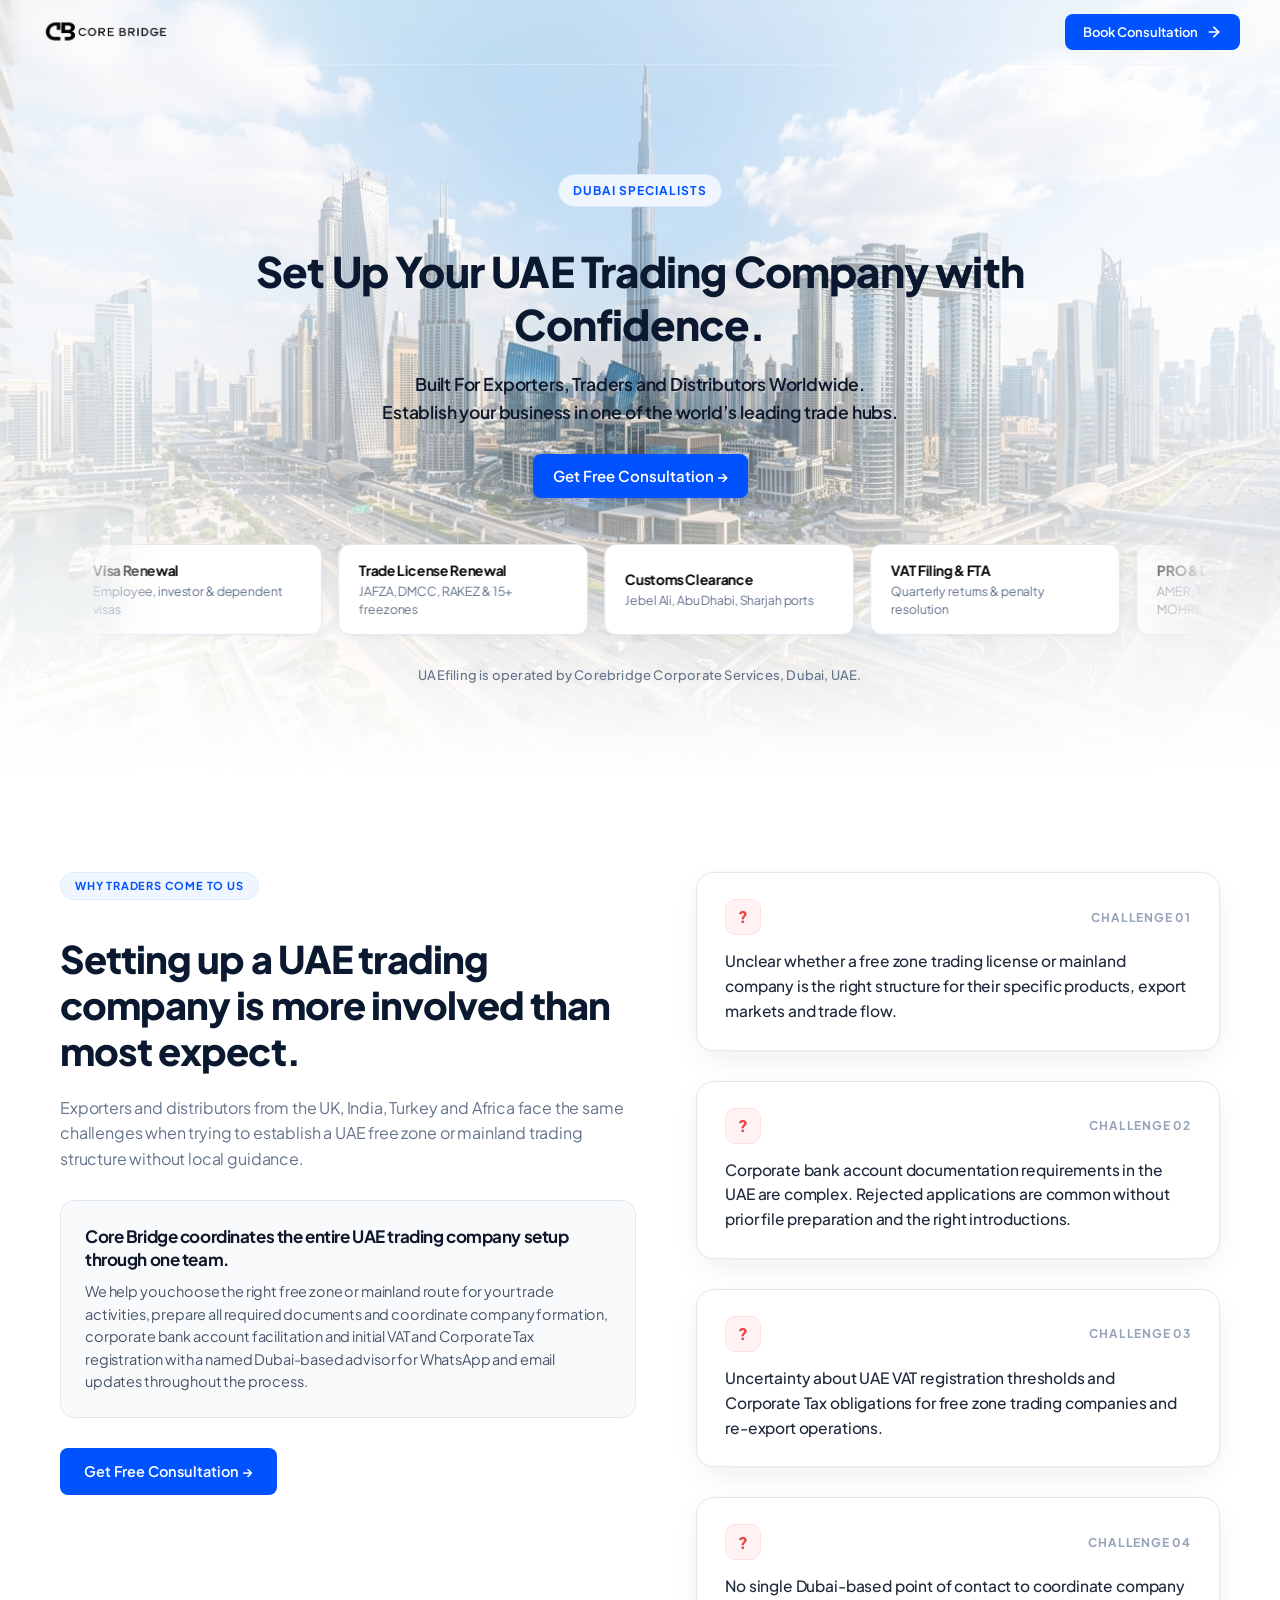
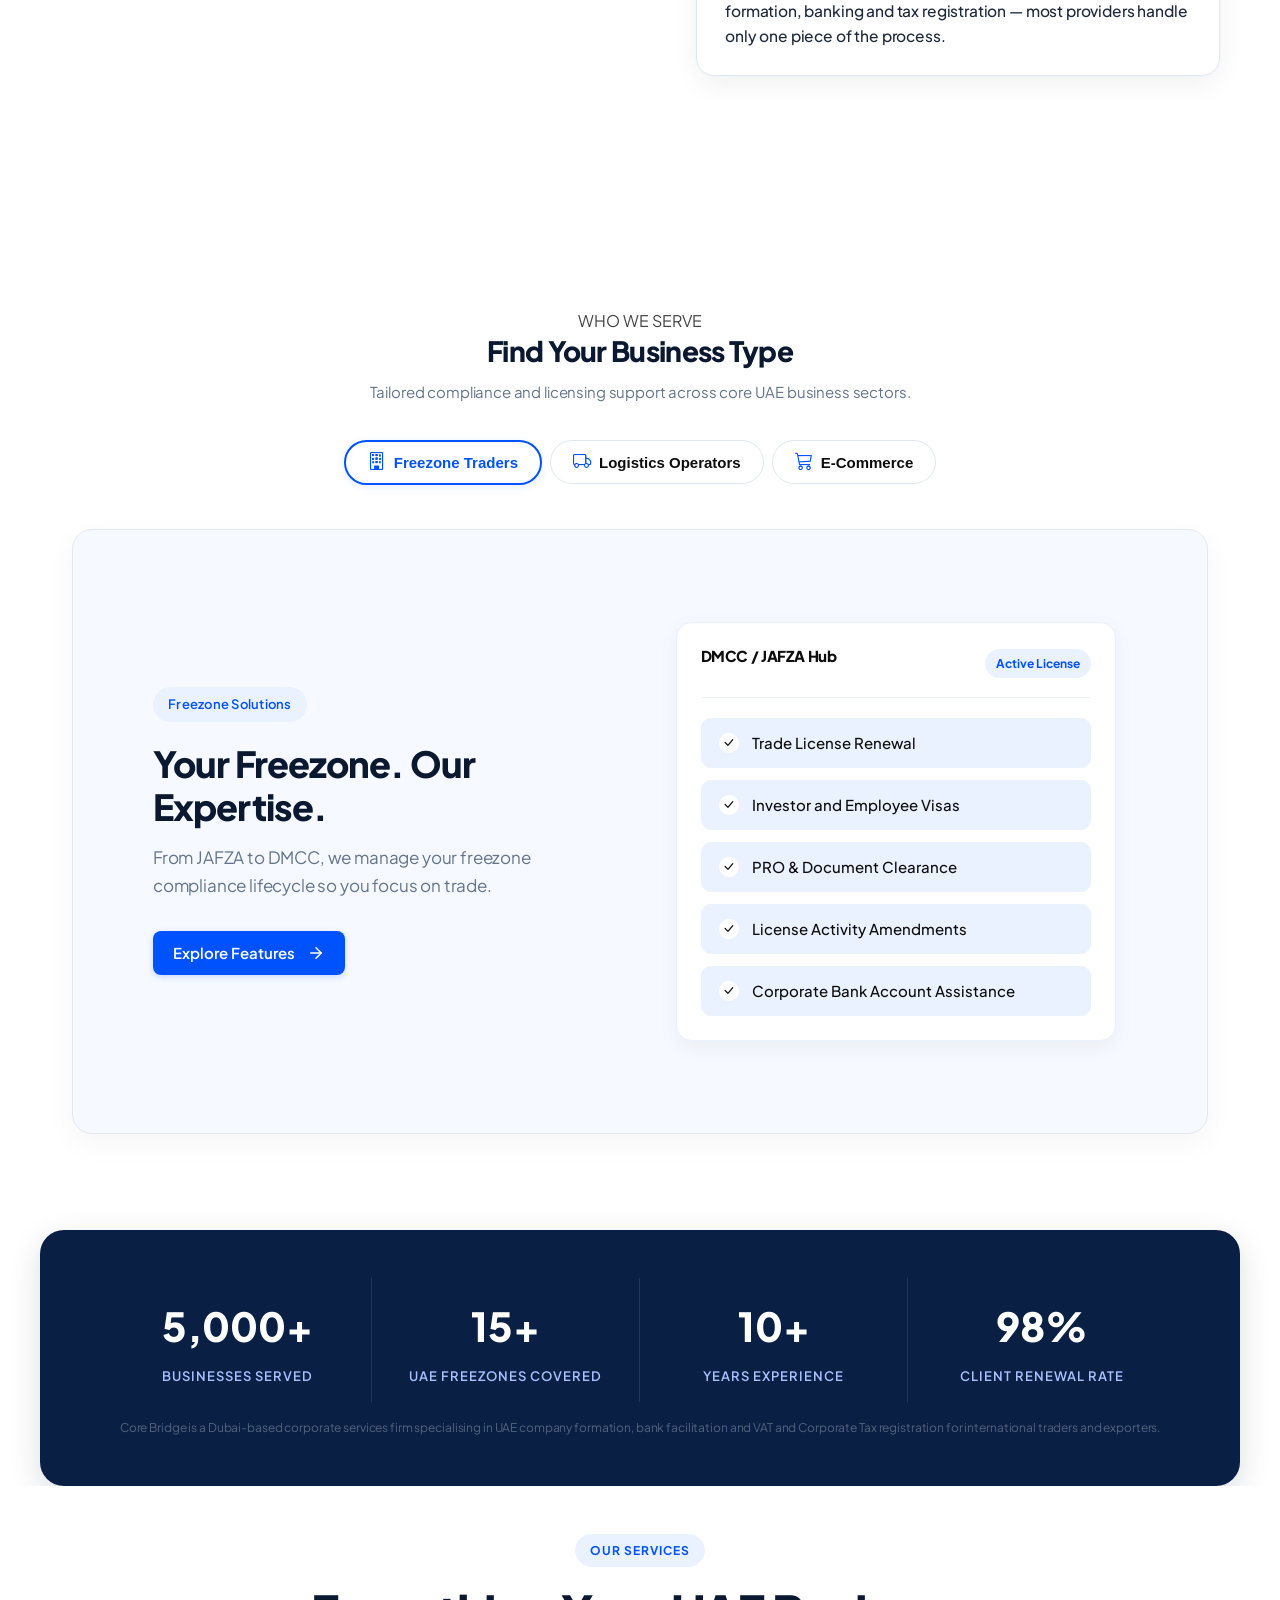
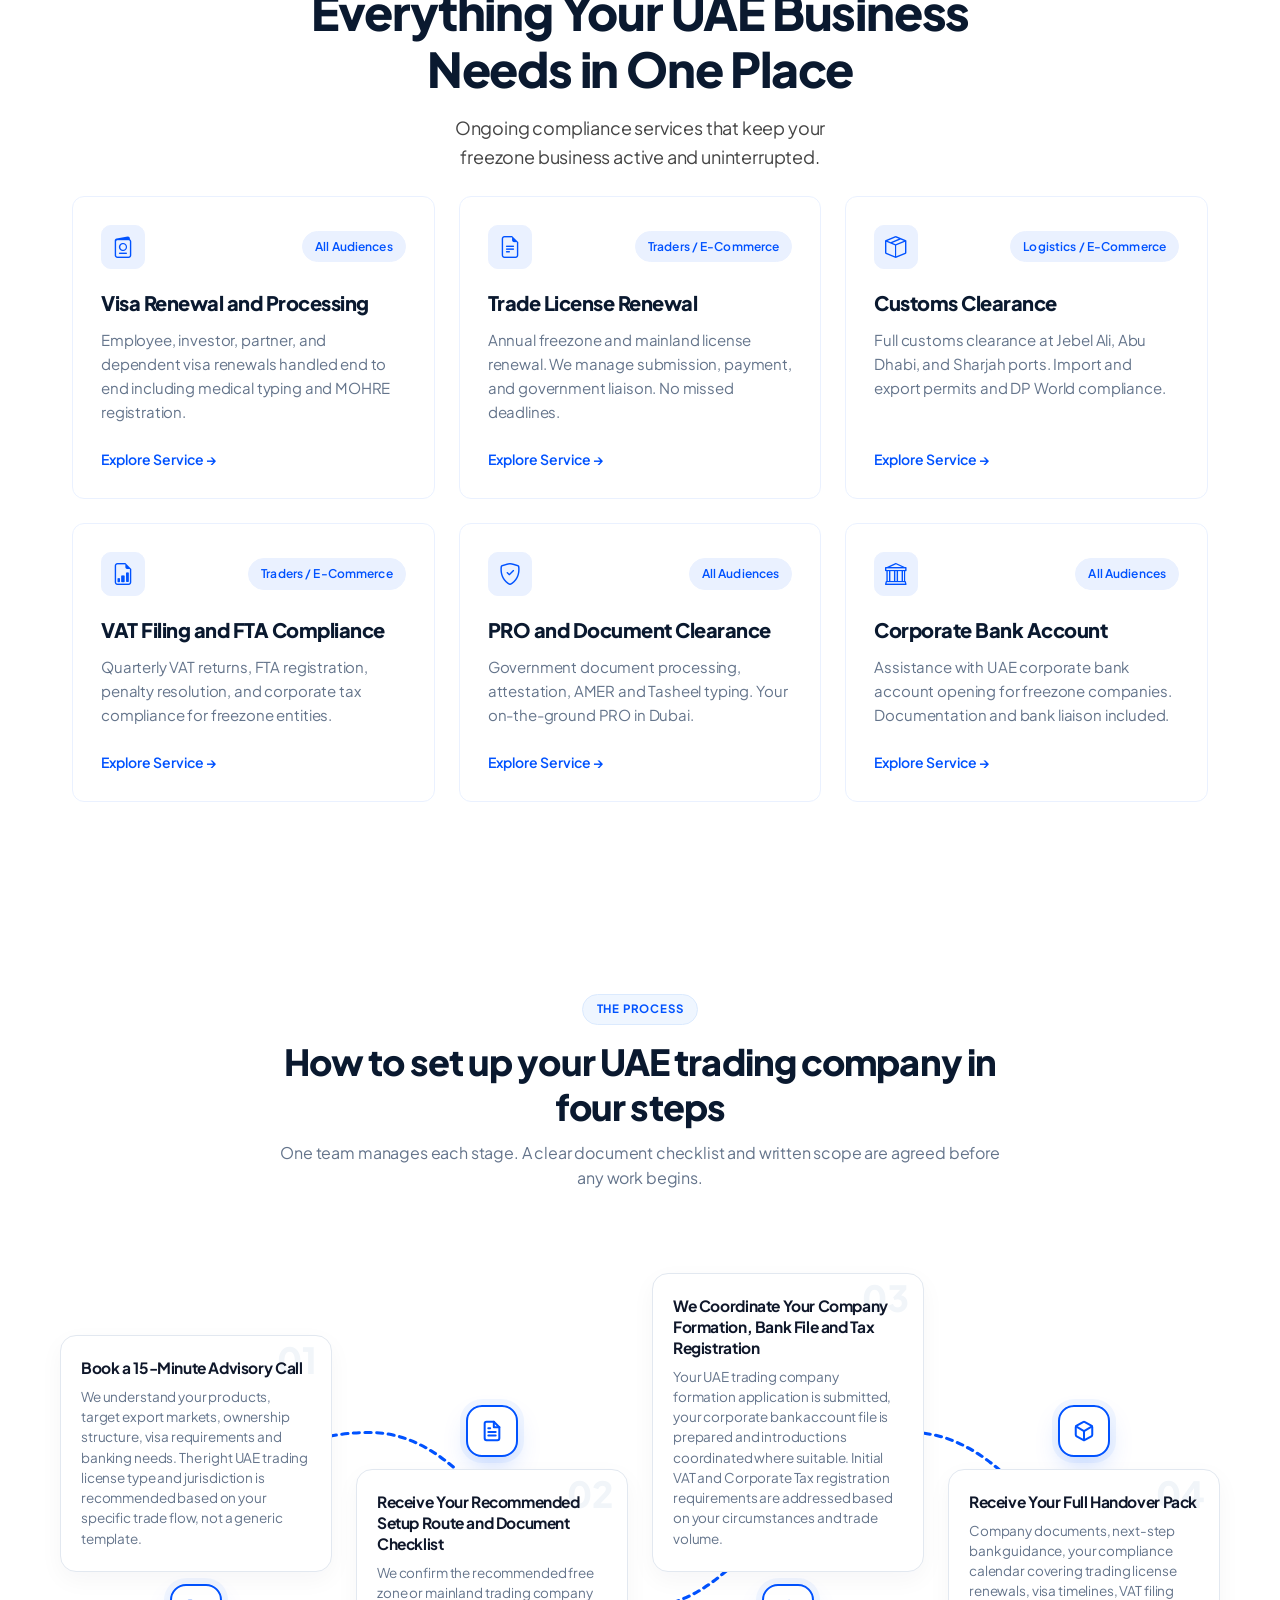
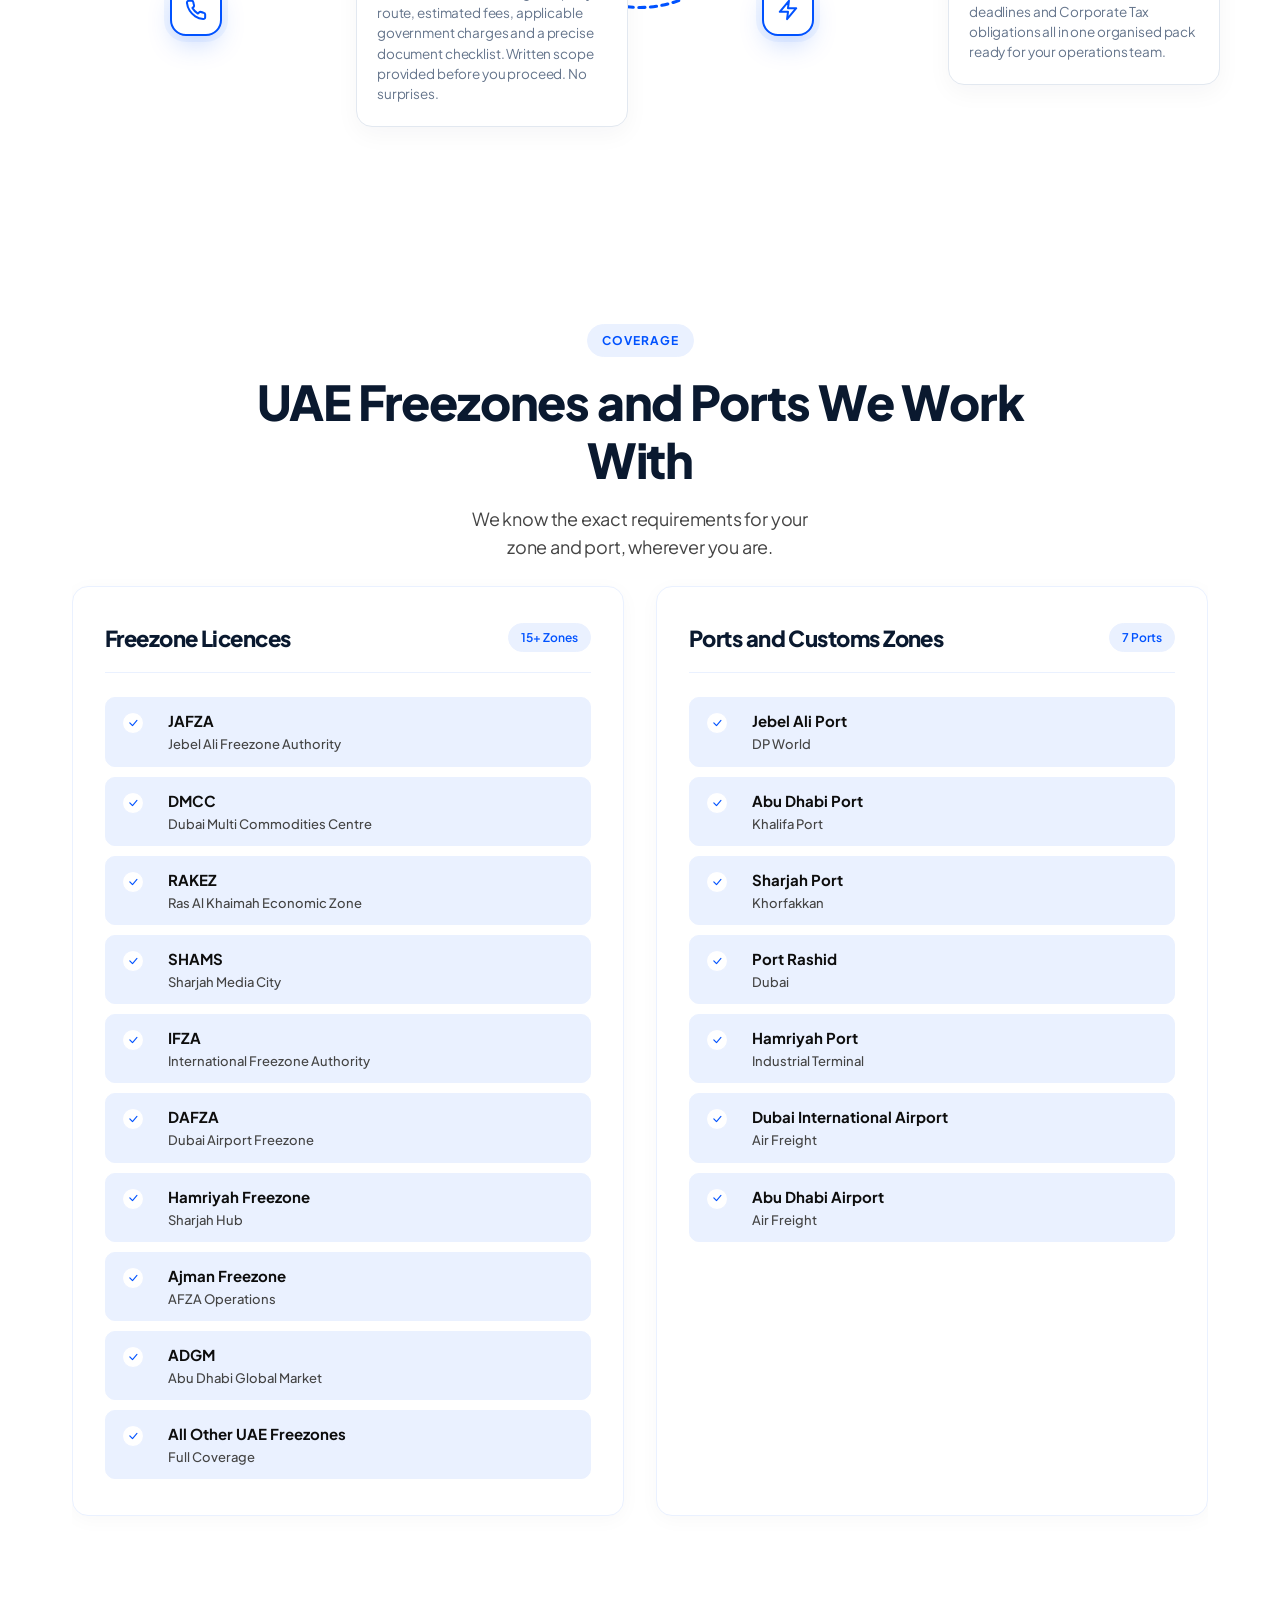
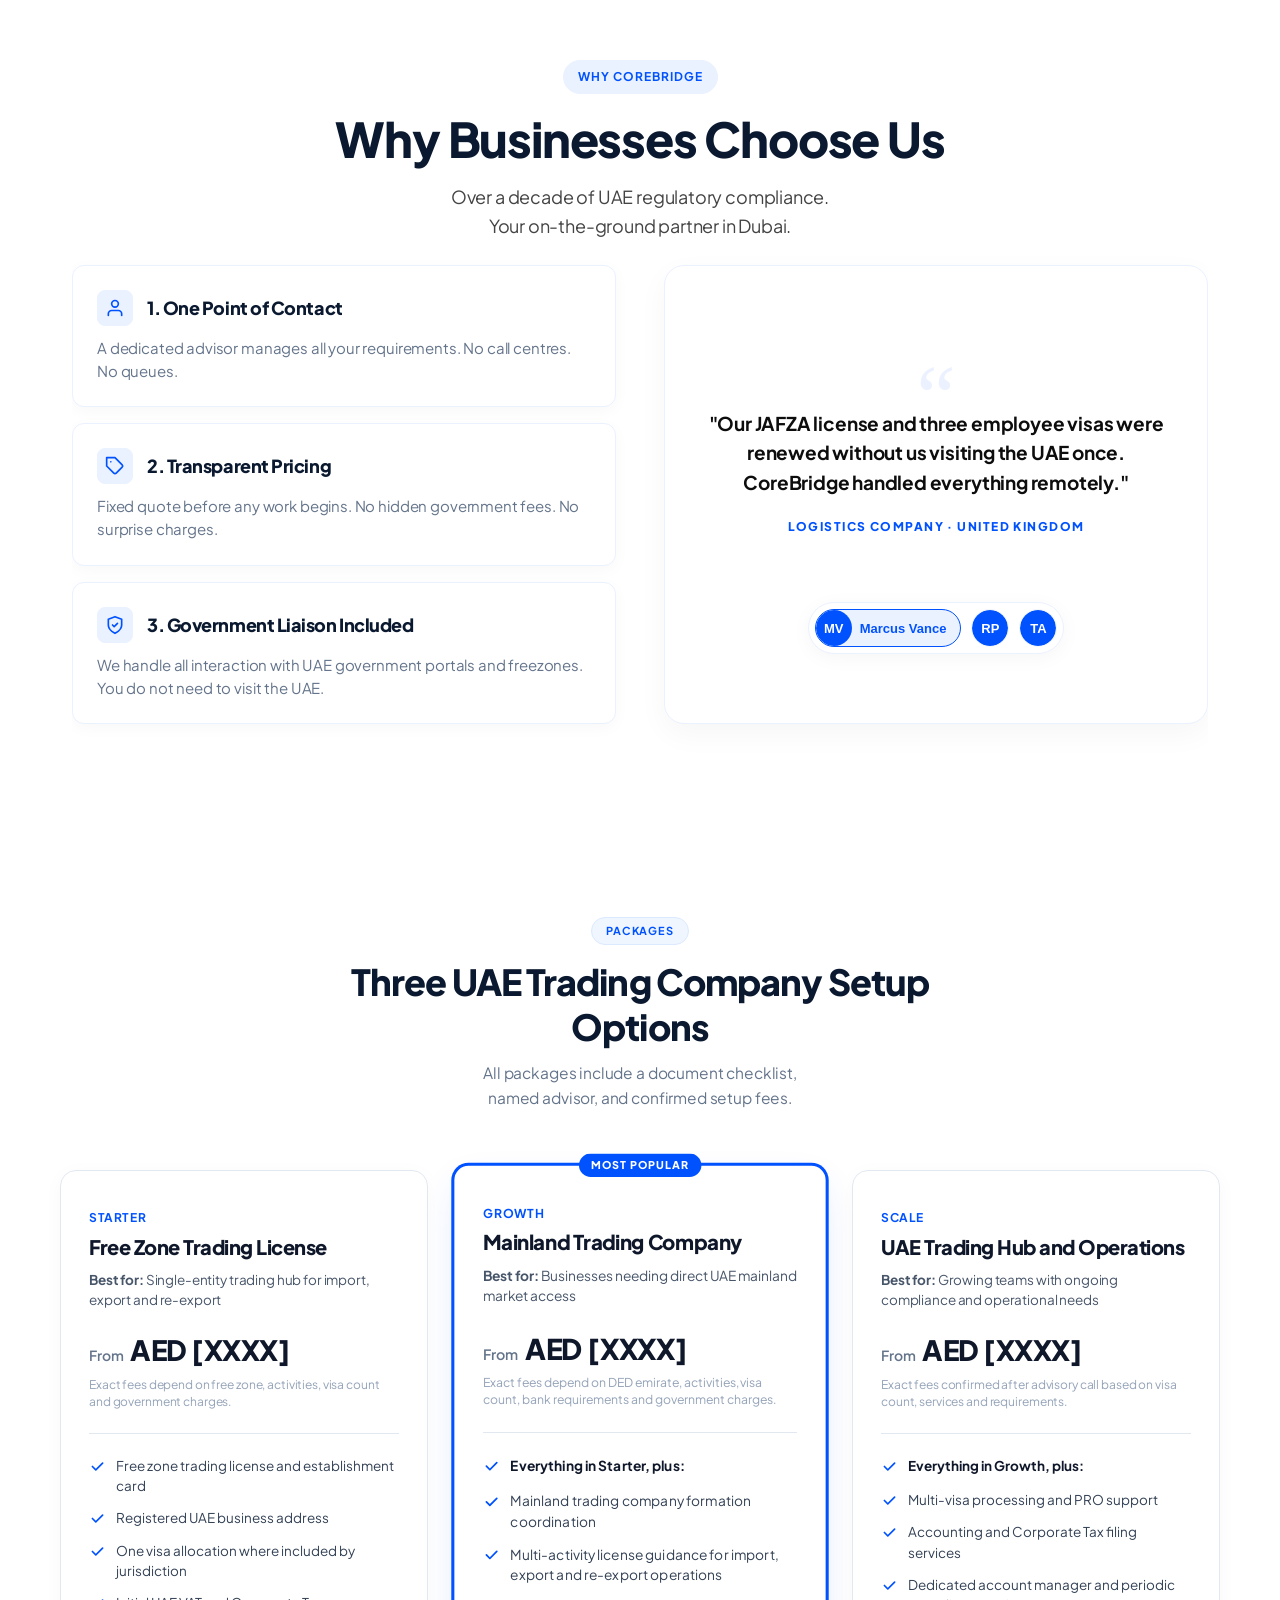
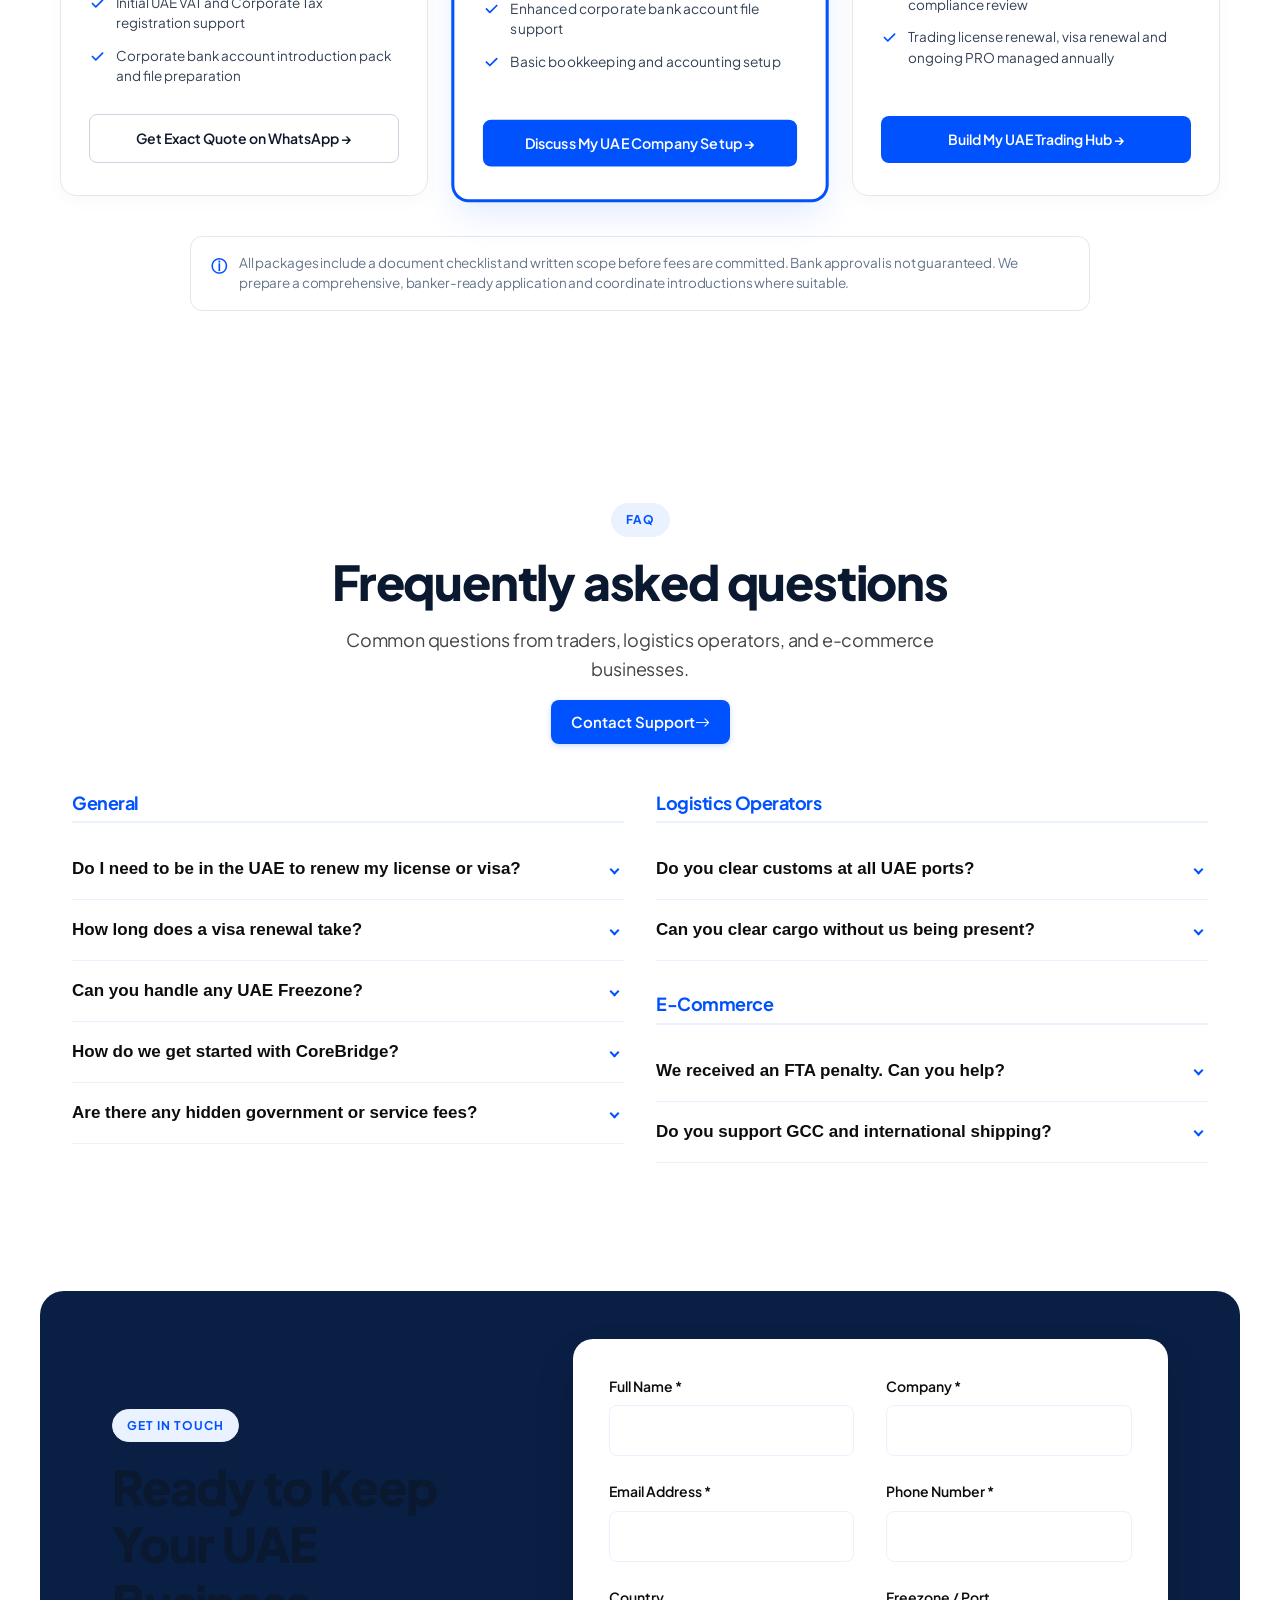
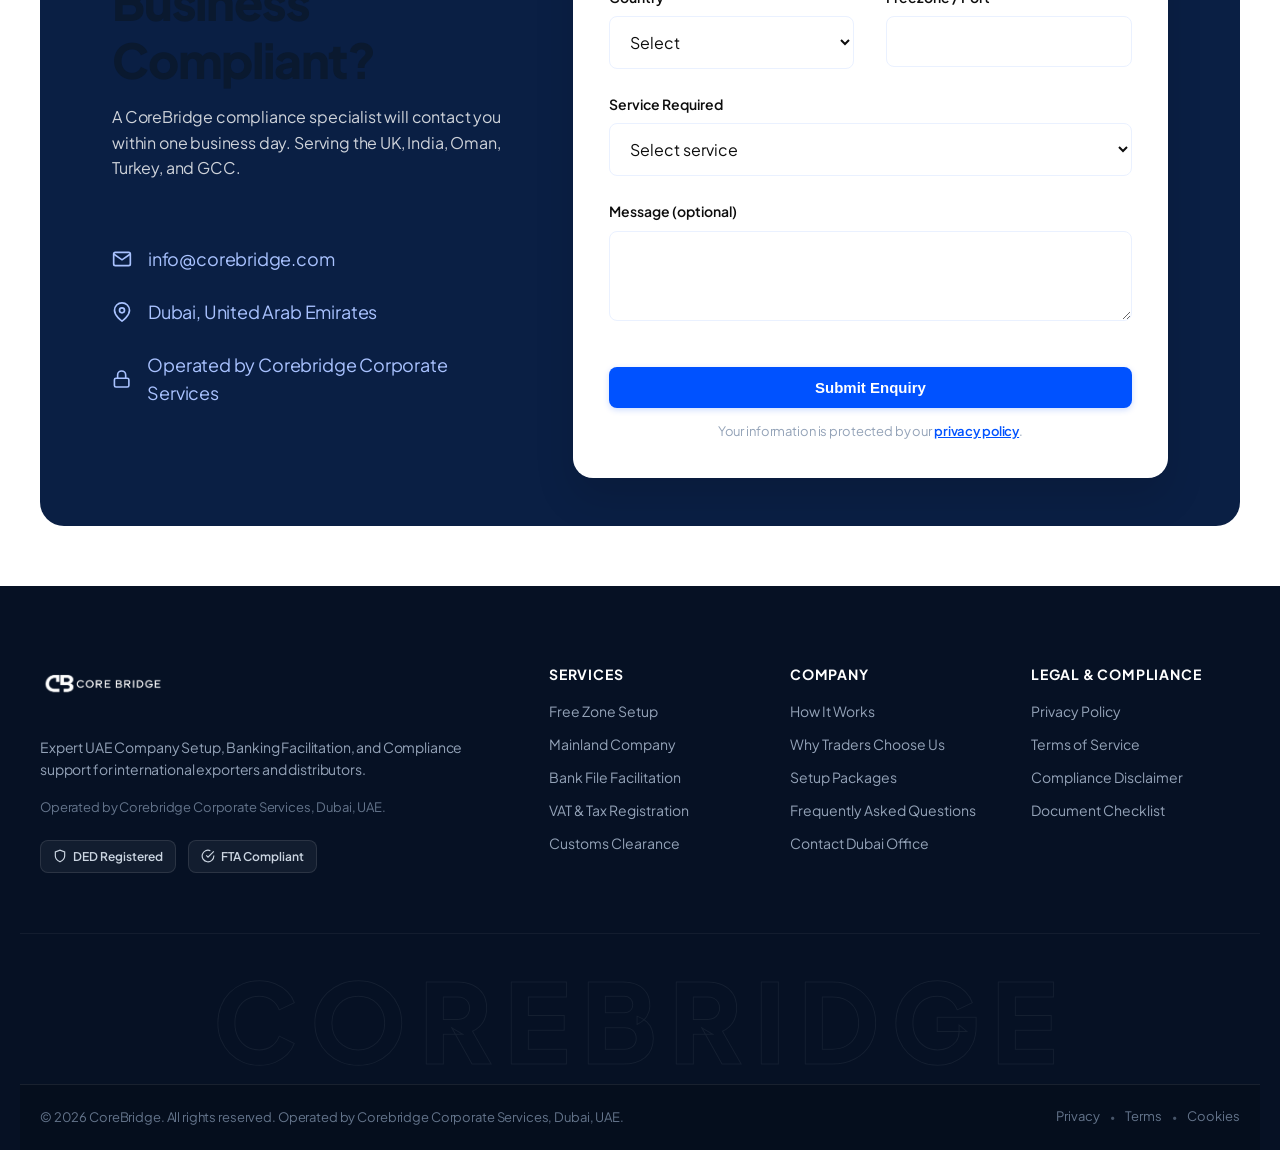
<file: index.html>
<!DOCTYPE html>
<html lang="en">

<head>
    <meta charset="UTF-8">
    <meta name="viewport" content="width=device-width, initial-scale=1.0">
    <title>CoreBridge - Compliance Solutions</title>
    <link rel="icon"
        href="[data-uri]"
        type="image/x-icon">
    <meta name="description"
        content="Expert UAE Compliance. Visa renewals, trade license renewals, PRO services, customs clearance, and VAT filing.">
    <link rel="preconnect" href="https://fonts.googleapis.com">
    <link rel="preconnect" href="https://fonts.gstatic.com" crossorigin>
    <link href="https://fonts.googleapis.com/css2?family=Plus+Jakarta+Sans:wght@400;500;600;700;800&family=Inter:wght@400;500;600;700;800&display=swap" rel="stylesheet">
    <link rel="stylesheet" href="styles.css?v=2">
    <link rel="stylesheet" href="https://cdn.jsdelivr.net/npm/bootstrap-icons@1.11.3/font/bootstrap-icons.min.css">
</head>

<body>

    <!-- 1. Navbar -->
    <nav class="navbar" id="navbar">
        <div class="container navbar-inner">
            <a href="#" class="logo-link">
                <img src="assest/cb logo.png" alt="CoreBridge Logo" class="logo-img">
                <span class="sr-only">CoreBridge</span>
            </a>
            <div class="nav-contact">
                <a href="tel:+971586450918" class="nav-cta-btn"
                    style="background-color: #0052FF !important; color: #FFFFFF !important; border: none !important;">
                    <span>Book Consultation</span>
                    <svg class="nav-cta-arrow" xmlns="http://www.w3.org/2000/svg" width="16" height="16"
                        viewBox="0 0 24 24" fill="none" stroke="currentColor" stroke-width="2.5" stroke-linecap="round"
                        stroke-linejoin="round">
                        <line x1="5" y1="12" x2="19" y2="12"></line>
                        <polyline points="12 5 19 12 12 19"></polyline>
                    </svg>
                </a>
                <button class="hamburger" aria-label="Toggle navigation">
                    <svg viewBox="0 0 24 24" width="24" height="24" stroke="currentColor" stroke-width="2" fill="none">
                        <line x1="3" y1="12" x2="21" y2="12"></line>
                        <line x1="3" y1="6" x2="21" y2="6"></line>
                        <line x1="3" y1="18" x2="21" y2="18"></line>
                    </svg>
                </button>
            </div>
        </div>
    </nav>

    <!-- Mobile Navigation Overlay -->
    <div class="mobile-nav-overlay mobile-menu" id="mobile-nav">
        <div class="mobile-menu-header">
            <div class="mobile-logo-wrap">
                <img src="assest/cb logo.png" alt="Core Bridge Logo" class="mobile-nav-logo" onerror="this.onerror=null; this.src='assest/cb logo.png';">
            </div>
            <button class="mobile-close-btn mobile-menu-close" id="mobile-menu-close" aria-label="Close Menu">&times;</button>
        </div>
        <nav class="mobile-nav-links mobile-nav-content">
            <a href="#why-traders-come-to-us" class="mobile-link mobile-nav-link">Why Us</a>
            <a href="#who-we-serve" class="mobile-link mobile-nav-link">Who We Serve</a>
            <a href="#process" class="mobile-link mobile-nav-link">The Process</a>
            <a href="#packages" class="mobile-link mobile-nav-link">Packages</a>
            <a href="#faq" class="mobile-link mobile-nav-link">FAQ</a>
            <a href="#contact" class="mobile-cta-btn mobile-nav-link">Get In Touch &rarr;</a>
        </nav>
    </div>

    <!-- 2. Hero Section -->
    <header class="hero hero-section hero-bg-skyline" id="hero">
        <div class="container hero-inner hero-container">
            <div class="hero-pill-badge pill-badge section-eyebrow"
                style="background-color: #EFF6FF !important; color: #0052FF !important; border: 1px solid #DBEAFE !important;">DUBAI SPECIALISTS</div>
            <h1 class="hero-title">
                <span class="hero-line-1">Set Up Your UAE Trading Company</span>
                <span class="hero-line-2">with Confidence.</span>
            </h1>
            <p class="hero-subtitle">
                Built For Exporters, Traders and Distributors Worldwide.<br class="desktop-break"> 
                Establish your business in one of the world’s leading trade hubs.
            </p>
            <div class="hero-actions hero-cta-group">
                <a href="#contact" class="btn btn-flow btn-primary"
                    style="background-color: #0052FF !important; color: #FFFFFF !important; border: none !important;">
                    <span class="btn-flow-text">Get Free Consultation &rarr;</span>
                </a>
            </div>

            <div class="hero-features-wrapper">
                <div class="hero-features-track">
                    <!-- Set 1 (Original 5) -->
                    <div class="feature-card">
                        <h4>Visa Renewal</h4>
                        <p>Employee, investor & dependent visas</p>
                    </div>
                    <div class="feature-card">
                        <h4>Trade License Renewal</h4>
                        <p>JAFZA, DMCC, RAKEZ & 15+ freezones</p>
                    </div>
                    <div class="feature-card">
                        <h4>Customs Clearance</h4>
                        <p>Jebel Ali, Abu Dhabi, Sharjah ports</p>
                    </div>
                    <div class="feature-card">
                        <h4>VAT Filing & FTA</h4>
                        <p>Quarterly returns & penalty resolution</p>
                    </div>
                    <div class="feature-card">
                        <h4>PRO & Document</h4>
                        <p>AMER, Tasheel, attestation & MOHRE</p>
                    </div>

                    <!-- Set 2 (Duplicate 5 for seamless infinite loop) -->
                    <div class="feature-card">
                        <h4>Visa Renewal</h4>
                        <p>Employee, investor & dependent visas</p>
                    </div>
                    <div class="feature-card">
                        <h4>Trade License Renewal</h4>
                        <p>JAFZA, DMCC, RAKEZ & 15+ freezones</p>
                    </div>
                    <div class="feature-card">
                        <h4>Customs Clearance</h4>
                        <p>Jebel Ali, Abu Dhabi, Sharjah ports</p>
                    </div>
                    <div class="feature-card">
                        <h4>VAT Filing & FTA</h4>
                        <p>Quarterly returns & penalty resolution</p>
                    </div>
                    <div class="feature-card">
                        <h4>PRO & Document</h4>
                        <p>AMER, Tasheel, attestation & MOHRE</p>
                    </div>
                </div>
            </div>
            <p class="hero-operated-highlight">
                UAEfiling is operated by Corebridge Corporate Services, Dubai, UAE.
            </p>
        </div>
    </header>

    <!-- Section 2.5: Why Traders Come to Us -->
    <section class="traders-section" id="why-traders-come-to-us">
        <div class="traders-container">

            <!-- Left Column: Sticky Solution Content -->
            <div class="traders-left-sticky">
                <div class="traders-pill-badge">WHY TRADERS COME TO US</div>

                <h2 class="traders-main-title">Setting up a UAE trading company is more involved than most expect.</h2>

                <p class="traders-intro-desc">
                    Exporters and distributors from the UK, India, Turkey and Africa face the same challenges when
                    trying to establish a UAE free zone or mainland trading structure without local guidance.
                </p>

                <div class="traders-solution-box">
                    <h3 class="solution-heading">Core Bridge coordinates the entire UAE trading company setup through
                        one team.</h3>
                    <p class="solution-desc">
                        We help you choose the right free zone or mainland route for your trade activities, prepare all
                        required documents and coordinate company formation, corporate bank account facilitation and
                        initial VAT and Corporate Tax registration with a named Dubai-based advisor for WhatsApp and
                        email updates throughout the process.
                    </p>
                </div>

                <div class="traders-action-row">
                    <a href="#contact" class="traders-btn-primary">Get Free Consultation &rarr;</a>
                </div>
            </div>

            <!-- Right Column: Stacking Sticky Challenge Cards -->
            <div class="traders-right-stack">

                <!-- Card 1 -->
                <div class="stack-challenge-card" style="--card-index: 0;">
                    <div class="challenge-card-inner">
                        <div class="challenge-header">
                            <div class="challenge-icon-box">
                                <span class="q-mark">?</span>
                            </div>
                            <span class="challenge-badge">Challenge 01</span>
                        </div>
                        <p class="challenge-text">
                            Unclear whether a free zone trading license or mainland company is the right structure for
                            their specific products, export markets and trade flow.
                        </p>
                    </div>
                </div>

                <!-- Card 2 -->
                <div class="stack-challenge-card" style="--card-index: 1;">
                    <div class="challenge-card-inner">
                        <div class="challenge-header">
                            <div class="challenge-icon-box">
                                <span class="q-mark">?</span>
                            </div>
                            <span class="challenge-badge">Challenge 02</span>
                        </div>
                        <p class="challenge-text">
                            Corporate bank account documentation requirements in the UAE are complex. Rejected
                            applications are common without prior file preparation and the right introductions.
                        </p>
                    </div>
                </div>

                <!-- Card 3 -->
                <div class="stack-challenge-card" style="--card-index: 2;">
                    <div class="challenge-card-inner">
                        <div class="challenge-header">
                            <div class="challenge-icon-box">
                                <span class="q-mark">?</span>
                            </div>
                            <span class="challenge-badge">Challenge 03</span>
                        </div>
                        <p class="challenge-text">
                            Uncertainty about UAE VAT registration thresholds and Corporate Tax obligations for free
                            zone trading companies and re-export operations.
                        </p>
                    </div>
                </div>

                <!-- Card 4 -->
                <div class="stack-challenge-card" style="--card-index: 3;">
                    <div class="challenge-card-inner">
                        <div class="challenge-header">
                            <div class="challenge-icon-box">
                                <span class="q-mark">?</span>
                            </div>
                            <span class="challenge-badge">Challenge 04</span>
                        </div>
                        <p class="challenge-text">
                            No single Dubai-based point of contact to coordinate company formation, banking and tax
                            registration &mdash; most providers handle only one piece of the process.
                        </p>
                    </div>
                </div>

            </div>
        </div>
    </section>

    <!-- 3. Who We Serve Section -->
    <section class="who-we-serve-section" id="who-we-serve">
        <div class="container">
            <div class="who-we-serve-header text-center">
                <div class="pill-badge">WHO WE SERVE</div>
                <h2>Find Your Business Type</h2>
                <p>Tailored compliance and licensing support across core UAE business sectors.</p>
            </div>

            <div class="serve-tabs-wrapper">
                <!-- Tabs Navigation Bar -->
                <div class="serve-tabs-nav" role="tablist">
                    <button class="serve-tab-trigger" data-state="active" data-target="serve-tab-1" role="tab"
                        aria-selected="true">
                        <i class="bi bi-building serve-tab-icon" style="font-size: 18px;"></i>
                        <span>Freezone Traders</span>
                    </button>
                    <button class="serve-tab-trigger" data-state="inactive" data-target="serve-tab-2" role="tab"
                        aria-selected="false">
                        <i class="bi bi-truck serve-tab-icon" style="font-size: 18px;"></i>
                        <span>Logistics Operators</span>
                    </button>
                    <button class="serve-tab-trigger" data-state="inactive" data-target="serve-tab-3" role="tab"
                        aria-selected="false">
                        <i class="bi bi-cart3 serve-tab-icon" style="font-size: 18px;"></i>
                        <span>E-Commerce</span>
                    </button>
                </div>

                <!-- Main Rounded Card Container (.serve-card-box) -->
                <div class="serve-card-box">
                    <!-- Tab 1 Panel: Freezone Traders -->
                    <div class="tab-panel active" id="serve-tab-1" role="tabpanel">
                        <div class="serve-panel-grid">
                            <div class="serve-panel-left">
                                <span class="serve-badge"
                                    style="background-color: #EAF1FF !important; background: #EAF1FF !important; color: #0052FF !important; border: 1px solid #EAF1FF !important;">Freezone
                                    Solutions</span>
                                <h3 class="serve-panel-title">Your Freezone. Our Expertise.</h3>
                                <p class="serve-panel-desc">From JAFZA to DMCC, we manage your freezone compliance
                                    lifecycle so you focus on trade.</p>
                                <a href="#contact" class="btn btn-flow serve-cta-btn"
                                    style="background-color: #0052FF !important; background: #0052FF !important; color: #FFFFFF !important; border: none !important;">
                                    <span class="btn-flow-text">Explore Features</span>
                                    <svg class="btn-flow-icon" xmlns="http://www.w3.org/2000/svg" width="18" height="18"
                                        viewBox="0 0 24 24" fill="none" stroke="currentColor" stroke-width="2"
                                        stroke-linecap="round" stroke-linejoin="round">
                                        <line x1="5" y1="12" x2="19" y2="12"></line>
                                        <polyline points="12 5 19 12 12 19"></polyline>
                                    </svg>
                                </a>
                            </div>
                            <div class="serve-panel-right">
                                <div class="serve-graphic-container">
                                    <div class="serve-graphic-card hub-showcase-card">
                                        <div class="graphic-card-header hub-header">
                                            <h4 class="graphic-chip">DMCC / JAFZA Hub</h4>
                                            <span class="graphic-status-tag active-license-pill"
                                                style="background-color: #EAF1FF !important; background: #EAF1FF !important; color: #0052FF !important; border: 1px solid #EAF1FF !important;">Active
                                                License</span>
                                        </div>
                                        <ul class="graphic-feature-list">
                                            <li><span class="check-dot"><i class="bi bi-check-lg"></i></span> Trade
                                                License Renewal</li>
                                            <li><span class="check-dot"><i class="bi bi-check-lg"></i></span> Investor
                                                and Employee Visas</li>
                                            <li><span class="check-dot"><i class="bi bi-check-lg"></i></span> PRO &
                                                Document Clearance</li>
                                            <li><span class="check-dot"><i class="bi bi-check-lg"></i></span> License
                                                Activity Amendments</li>
                                            <li><span class="check-dot"><i class="bi bi-check-lg"></i></span> Corporate
                                                Bank Account Assistance</li>
                                        </ul>
                                    </div>
                                </div>
                            </div>
                        </div>
                    </div>

                    <!-- Tab 2 Panel: Logistics Operators -->
                    <div class="tab-panel" id="serve-tab-2" role="tabpanel">
                        <div class="serve-panel-grid">
                            <div class="serve-panel-left">
                                <span class="serve-badge"
                                    style="background-color: #EAF1FF !important; background: #EAF1FF !important; color: #0052FF !important; border: 1px solid #EAF1FF !important;">Logistics
                                    Tactics</span>
                                <h3 class="serve-panel-title">Seamless Logistics, Dubai Focus.</h3>
                                <p class="serve-panel-desc">Simplify customs brokerage and VAT filing for your global
                                    supply chain hub in Dubai.</p>
                                <a href="#contact" class="btn btn-flow serve-cta-btn"
                                    style="background-color: #0052FF !important; background: #0052FF !important; color: #FFFFFF !important; border: none !important;">
                                    <span class="btn-flow-text">See Logistics Plans</span>
                                    <svg class="btn-flow-icon" xmlns="http://www.w3.org/2000/svg" width="18" height="18"
                                        viewBox="0 0 24 24" fill="none" stroke="currentColor" stroke-width="2"
                                        stroke-linecap="round" stroke-linejoin="round">
                                        <line x1="5" y1="12" x2="19" y2="12"></line>
                                        <polyline points="12 5 19 12 12 19"></polyline>
                                    </svg>
                                </a>
                            </div>
                            <div class="serve-panel-right">
                                <div class="serve-graphic-container">
                                    <div class="serve-graphic-card hub-showcase-card">
                                        <div class="graphic-card-header hub-header">
                                            <h4 class="graphic-chip">Jebel Ali & UAE Ports</h4>
                                            <span class="graphic-status-tag status-cyan active-license-pill"
                                                style="background-color: #EAF1FF !important; background: #EAF1FF !important; color: #0052FF !important; border: 1px solid #EAF1FF !important;">Customs
                                                Cleared</span>
                                        </div>
                                        <ul class="graphic-feature-list">
                                            <li><span class="check-dot"><i class="bi bi-check-lg"></i></span> Customs
                                                Clearance — All Ports</li>
                                            <li><span class="check-dot"><i class="bi bi-check-lg"></i></span> Import &
                                                Export Permits</li>
                                            <li><span class="check-dot"><i class="bi bi-check-lg"></i></span> Bonded
                                                Warehouse Docs</li>
                                            <li><span class="check-dot"><i class="bi bi-check-lg"></i></span> Labour &
                                                Visa Compliance</li>
                                            <li><span class="check-dot"><i class="bi bi-check-lg"></i></span> DP World
                                                Integration</li>
                                        </ul>
                                    </div>
                                </div>
                            </div>
                        </div>
                    </div>

                    <!-- Tab 3 Panel: E-Commerce -->
                    <div class="tab-panel" id="serve-tab-3" role="tabpanel">
                        <div class="serve-panel-grid">
                            <div class="serve-panel-left">
                                <span class="serve-badge"
                                    style="background-color: #EAF1FF !important; background: #EAF1FF !important; color: #0052FF !important; border: 1px solid #EAF1FF !important;">E-Commerce
                                    Suite</span>
                                <h3 class="serve-panel-title">E-Com License, Local Launch.</h3>
                                <p class="serve-panel-desc">Complete business license setup and FTA VAT compliance for
                                    Dubai based E-Commerce stores.</p>
                                <a href="#contact" class="btn btn-flow serve-cta-btn"
                                    style="background-color: #0052FF !important; background: #0052FF !important; color: #FFFFFF !important; border: none !important;">
                                    <span class="btn-flow-text">See E-Com Options</span>
                                    <svg class="btn-flow-icon" xmlns="http://www.w3.org/2000/svg" width="18" height="18"
                                        viewBox="0 0 24 24" fill="none" stroke="currentColor" stroke-width="2"
                                        stroke-linecap="round" stroke-linejoin="round">
                                        <line x1="5" y1="12" x2="19" y2="12"></line>
                                        <polyline points="12 5 19 12 12 19"></polyline>
                                    </svg>
                                </a>
                            </div>
                            <div class="serve-panel-right">
                                <div class="serve-graphic-container">
                                    <div class="serve-graphic-card hub-showcase-card">
                                        <div class="graphic-card-header hub-header">
                                            <h4 class="graphic-chip">FTA & VAT Filing</h4>
                                            <span class="graphic-status-tag status-emerald active-license-pill"
                                                style="background-color: #EAF1FF !important; background: #EAF1FF !important; color: #0052FF !important; border: 1px solid #EAF1FF !important;">100%
                                                Compliant</span>
                                        </div>
                                        <ul class="graphic-feature-list">
                                            <li><span class="check-dot"><i class="bi bi-check-lg"></i></span> VAT Reg &
                                                Quarterly Returns</li>
                                            <li><span class="check-dot"><i class="bi bi-check-lg"></i></span> FTA
                                                Penalty Waiver Support</li>
                                            <li><span class="check-dot"><i class="bi bi-check-lg"></i></span> Import
                                                Permit Clearance</li>
                                            <li><span class="check-dot"><i class="bi bi-check-lg"></i></span> Partner &
                                                Employee Visas</li>
                                            <li><span class="check-dot"><i class="bi bi-check-lg"></i></span> E-Com
                                                License Amendments</li>
                                        </ul>
                                    </div>
                                </div>
                            </div>
                        </div>
                    </div>
                </div>
            </div>
        </div>
    </section>

    <!-- 4. Trust Bar -->
    <section class="trust-bar scroll-reveal" id="trust-bar">
        <div class="container trust-grid">
            <div class="trust-stat">
                <span class="stat-number" data-target="5000" data-suffix="+">0</span>
                <span class="stat-label">Businesses Served</span>
            </div>
            <div class="trust-stat">
                <span class="stat-number" data-target="15" data-suffix="+">0</span>
                <span class="stat-label">UAE Freezones Covered</span>
            </div>
            <div class="trust-stat">
                <span class="stat-number" data-target="10" data-suffix="+">0</span>
                <span class="stat-label">Years Experience</span>
            </div>
            <div class="trust-stat">
                <span class="stat-number" data-target="98" data-suffix="%">0</span>
                <span class="stat-label">Client Renewal Rate</span>
            </div>
        </div>
        <div class="container">
            <p class="trust-disclaimer">Core Bridge is a Dubai-based corporate services firm specialising in UAE company
                formation, bank facilitation and VAT and Corporate Tax registration for international traders and
                exporters.</p>
        </div>
    </section>

    <!-- 5. Services Section -->
    <section class="section services-section scroll-reveal" id="services">
        <div class="container">
            <div class="section-header services-header center">
                <div class="pill-badge section-eyebrow"
                    style="background-color: #EAF1FF !important; background: #EAF1FF !important; color: #0052FF !important; border: 1px solid #EAF1FF !important;">OUR SERVICES</div>
                <h2 class="section-title">
                    <span class="line-block">Everything Your UAE Business</span>
                    <span class="line-block">Needs in One Place</span>
                </h2>
                <p class="section-desc section-subtitle">
                    Ongoing compliance services that keep your<br>
                    freezone business active and uninterrupted.
                </p>
            </div>

            <div class="services-grid stagger-container scroll-reveal">
                <!-- Card 1: Visa Renewal -->
                <div class="service-card scroll-reveal-child">
                    <div class="service-card-header">
                        <div class="service-icon-box">
                            <i class="bi bi-passport" style="font-size: 22px;"></i>
                        </div>
                        <span class="service-tag">All Audiences</span>
                    </div>
                    <h3>Visa Renewal and Processing</h3>
                    <p>Employee, investor, partner, and dependent visa renewals handled end to end including medical
                        typing and MOHRE registration.</p>
                    <a href="#contact" class="service-card-link">Explore Service &rarr;</a>
                </div>

                <!-- Card 2: Trade License Renewal -->
                <div class="service-card scroll-reveal-child">
                    <div class="service-card-header">
                        <div class="service-icon-box">
                            <i class="bi bi-file-earmark-text" style="font-size: 22px;"></i>
                        </div>
                        <span class="service-tag">Traders / E-Commerce</span>
                    </div>
                    <h3>Trade License Renewal</h3>
                    <p>Annual freezone and mainland license renewal. We manage submission, payment, and government
                        liaison. No missed deadlines.</p>
                    <a href="#contact" class="service-card-link">Explore Service &rarr;</a>
                </div>

                <!-- Card 3: Customs Clearance -->
                <div class="service-card scroll-reveal-child">
                    <div class="service-card-header">
                        <div class="service-icon-box">
                            <i class="bi bi-box-seam" style="font-size: 22px;"></i>
                        </div>
                        <span class="service-tag">Logistics / E-Commerce</span>
                    </div>
                    <h3>Customs Clearance</h3>
                    <p>Full customs clearance at Jebel Ali, Abu Dhabi, and Sharjah ports. Import and export permits and
                        DP World compliance.</p>
                    <a href="#contact" class="service-card-link">Explore Service &rarr;</a>
                </div>

                <!-- Card 4: VAT Filing -->
                <div class="service-card scroll-reveal-child">
                    <div class="service-card-header">
                        <div class="service-icon-box">
                            <i class="bi bi-file-earmark-bar-graph" style="font-size: 22px;"></i>
                        </div>
                        <span class="service-tag">Traders / E-Commerce</span>
                    </div>
                    <h3>VAT Filing and FTA Compliance</h3>
                    <p>Quarterly VAT returns, FTA registration, penalty resolution, and corporate tax compliance for
                        freezone entities.</p>
                    <a href="#contact" class="service-card-link">Explore Service &rarr;</a>
                </div>

                <!-- Card 5: PRO and Document Clearance -->
                <div class="service-card scroll-reveal-child">
                    <div class="service-card-header">
                        <div class="service-icon-box">
                            <i class="bi bi-shield-check" style="font-size: 22px;"></i>
                        </div>
                        <span class="service-tag">All Audiences</span>
                    </div>
                    <h3>PRO and Document Clearance</h3>
                    <p>Government document processing, attestation, AMER and Tasheel typing. Your on-the-ground PRO in
                        Dubai.</p>
                    <a href="#contact" class="service-card-link">Explore Service &rarr;</a>
                </div>

                <!-- Card 6: Corporate Bank Account -->
                <div class="service-card scroll-reveal-child">
                    <div class="service-card-header">
                        <div class="service-icon-box">
                            <i class="bi bi-bank" style="font-size: 22px;"></i>
                        </div>
                        <span class="service-tag">All Audiences</span>
                    </div>
                    <h3>Corporate Bank Account</h3>
                    <p>Assistance with UAE corporate bank account opening for freezone companies. Documentation and bank
                        liaison included.</p>
                    <a href="#contact" class="service-card-link">Explore Service &rarr;</a>
                </div>
            </div>
        </div>
    </section>

    <section class="process-wave-section" id="process">
        <div class="process-wave-container">

            <!-- Section Header -->
            <div class="process-header">
                <div class="process-pill-badge">THE PROCESS</div>
                <h2>How to set up your UAE trading company in four steps</h2>
                <p>One team manages each stage. A clear document checklist and written scope are agreed before any work
                    begins.</p>
            </div>

            <!-- Desktop Wave Timeline -->
            <div class="wave-timeline-wrapper">
                <!-- Background Connecting Smooth Wave SVG -->
                <svg class="wave-svg-line" viewBox="0 0 1200 320" fill="none" preserveAspectRatio="none">
                    <path
                        d="M 50 160 C 150 160, 200 60, 320 60 C 440 60, 480 260, 600 260 C 720 260, 760 60, 880 60 C 1000 60, 1050 260, 1150 260"
                        stroke="#0052FF" stroke-width="3.5" stroke-linecap="round" stroke-dasharray="6 6" />
                </svg>

                <div class="wave-steps-grid">

                    <!-- Step 1 (Top Left) -->
                    <div class="wave-step-item step-top step-pos-1">
                        <div class="step-text-block">
                            <span class="ghost-number">01</span>
                            <h4>Book a 15-Minute Advisory Call</h4>
                            <p>We understand your products, target export markets, ownership structure, visa
                                requirements and banking needs. The right UAE trading license type and jurisdiction is
                                recommended based on your specific trade flow, not a generic template.</p>
                        </div>
                        <div class="wave-node-icon">
                            <svg width="22" height="22" viewBox="0 0 24 24" fill="none" stroke="#0052FF"
                                stroke-width="2.2" stroke-linecap="round" stroke-linejoin="round">
                                <path
                                    d="M22 16.92v3a2 2 0 0 1-2.18 2 19.79 19.79 0 0 1-8.63-3.07 19.5 19.5 0 0 1-6-6 19.79 19.79 0 0 1-3.07-8.67A2 2 0 0 1 4.11 2h3a2 2 0 0 1 2 1.72 12.84 12.84 0 0 0 .7 2.81 2 2 0 0 1-.45 2.11L8.09 9.91a16 16 0 0 0 6 6l1.27-1.27a2 2 0 0 1 2.11-.45 12.84 12.84 0 0 0 2.81.7A2 2 0 0 1 22 16.92z">
                                </path>
                            </svg>
                        </div>
                    </div>

                    <!-- Step 2 (Bottom Mid-Left) -->
                    <div class="wave-step-item step-bottom step-pos-2">
                        <div class="wave-node-icon">
                            <svg width="22" height="22" viewBox="0 0 24 24" fill="none" stroke="#0052FF"
                                stroke-width="2.2" stroke-linecap="round" stroke-linejoin="round">
                                <path d="M14 2H6a2 2 0 0 0-2 2v16a2 2 0 0 0 2 2h12a2 2 0 0 0 2-2V8z"></path>
                                <polyline points="14 2 14 8 20 8"></polyline>
                                <line x1="16" y1="13" x2="8" y2="13"></line>
                                <line x1="16" y1="17" x2="8" y2="17"></line>
                                <polyline points="10 9 9 9 8 9"></polyline>
                            </svg>
                        </div>
                        <div class="step-text-block">
                            <span class="ghost-number">02</span>
                            <h4>Receive Your Recommended Setup Route and Document Checklist</h4>
                            <p>We confirm the recommended free zone or mainland trading company route, estimated fees,
                                applicable government charges and a precise document checklist. Written scope provided
                                before you proceed. No surprises.</p>
                        </div>
                    </div>

                    <!-- Step 3 (Top Mid-Right) -->
                    <div class="wave-step-item step-top step-pos-3">
                        <div class="step-text-block">
                            <span class="ghost-number">03</span>
                            <h4>We Coordinate Your Company Formation, Bank File and Tax Registration</h4>
                            <p>Your UAE trading company formation application is submitted, your corporate bank account
                                file is prepared and introductions coordinated where suitable. Initial VAT and Corporate
                                Tax registration requirements are addressed based on your circumstances and trade
                                volume.</p>
                        </div>
                        <div class="wave-node-icon">
                            <svg width="22" height="22" viewBox="0 0 24 24" fill="none" stroke="#0052FF"
                                stroke-width="2.2" stroke-linecap="round" stroke-linejoin="round">
                                <polygon points="13 2 3 14 12 14 11 22 21 10 12 10 13 2"></polygon>
                            </svg>
                        </div>
                    </div>

                    <!-- Step 4 (Bottom Right) -->
                    <div class="wave-step-item step-bottom step-pos-4">
                        <div class="wave-node-icon">
                            <svg width="22" height="22" viewBox="0 0 24 24" fill="none" stroke="#0052FF"
                                stroke-width="2.2" stroke-linecap="round" stroke-linejoin="round">
                                <path
                                    d="M21 16V8a2 2 0 0 0-1-1.73l-7-4a2 2 0 0 0-2 0l-7 4A2 2 0 0 0 3 8v8a2 2 0 0 0 1 1.73l7 4a2 2 0 0 0 2 0l7-4A2 2 0 0 0 21 16z">
                                </path>
                                <polyline points="3.27 6.96 12 12.01 20.73 6.96"></polyline>
                                <line x1="12" y1="22.08" x2="12" y2="12"></line>
                            </svg>
                        </div>
                        <div class="step-text-block">
                            <span class="ghost-number">04</span>
                            <h4>Receive Your Full Handover Pack</h4>
                            <p>Company documents, next-step bank guidance, your compliance calendar covering trading
                                license renewals, visa timelines, VAT filing deadlines and Corporate Tax obligations all
                                in one organised pack ready for your operations team.</p>
                        </div>
                    </div>

                </div>
            </div>
        </div>
    </section>

    <!-- 7. Freezone Coverage -->
    <section class="section coverage-section scroll-reveal" id="freezone-coverage">
        <div class="container">
            <div class="section-header coverage-header center">
                <div class="pill-badge section-eyebrow"
                    style="background-color: #EAF1FF !important; background: #EAF1FF !important; color: #0052FF !important; border: 1px solid #EAF1FF !important;">COVERAGE</div>
                <h2 class="coverage-title section-title">
                    <span class="line-block">UAE Freezones and Ports</span>
                    <span class="line-block">We Work With</span>
                </h2>
                <p class="section-desc coverage-desc section-subtitle">
                    We know the exact requirements for your<br>
                    zone and port, wherever you are.
                </p>
            </div>

            <div class="coverage-grid stagger-container scroll-reveal">
                <!-- Column 1: Freezone Licences -->
                <div class="coverage-panel scroll-reveal-child">
                    <div class="panel-header">
                        <h3>Freezone Licences</h3>
                        <span class="count">15+ Zones</span>
                    </div>
                    <ul class="coverage-list">
                        <li>
                            <span class="coverage-check"><i class="bi bi-check-lg"></i></span>
                            <div class="zone-text"><strong class="zone-name">JAFZA</strong> <span
                                    class="zone-detail">Jebel Ali Freezone Authority</span></div>
                        </li>
                        <li>
                            <span class="coverage-check"><i class="bi bi-check-lg"></i></span>
                            <div class="zone-text"><strong class="zone-name">DMCC</strong> <span
                                    class="zone-detail">Dubai Multi Commodities Centre</span></div>
                        </li>
                        <li>
                            <span class="coverage-check"><i class="bi bi-check-lg"></i></span>
                            <div class="zone-text"><strong class="zone-name">RAKEZ</strong> <span
                                    class="zone-detail">Ras Al Khaimah Economic Zone</span></div>
                        </li>
                        <li>
                            <span class="coverage-check"><i class="bi bi-check-lg"></i></span>
                            <div class="zone-text"><strong class="zone-name">SHAMS</strong> <span
                                    class="zone-detail">Sharjah Media City</span></div>
                        </li>
                        <li>
                            <span class="coverage-check"><i class="bi bi-check-lg"></i></span>
                            <div class="zone-text"><strong class="zone-name">IFZA</strong> <span
                                    class="zone-detail">International Freezone Authority</span></div>
                        </li>
                        <li>
                            <span class="coverage-check"><i class="bi bi-check-lg"></i></span>
                            <div class="zone-text"><strong class="zone-name">DAFZA</strong> <span
                                    class="zone-detail">Dubai Airport Freezone</span></div>
                        </li>
                        <li>
                            <span class="coverage-check"><i class="bi bi-check-lg"></i></span>
                            <div class="zone-text"><strong class="zone-name">Hamriyah Freezone</strong> <span
                                    class="zone-detail">Sharjah Hub</span></div>
                        </li>
                        <li>
                            <span class="coverage-check"><i class="bi bi-check-lg"></i></span>
                            <div class="zone-text"><strong class="zone-name">Ajman Freezone</strong> <span
                                    class="zone-detail">AFZA Operations</span></div>
                        </li>
                        <li>
                            <span class="coverage-check"><i class="bi bi-check-lg"></i></span>
                            <div class="zone-text"><strong class="zone-name">ADGM</strong> <span class="zone-detail">Abu
                                    Dhabi Global Market</span></div>
                        </li>
                        <li>
                            <span class="coverage-check"><i class="bi bi-check-lg"></i></span>
                            <div class="zone-text"><strong class="zone-name">All Other UAE Freezones</strong> <span
                                    class="zone-detail">Full Coverage</span></div>
                        </li>
                    </ul>
                </div>

                <!-- Column 2: Ports and Customs Zones -->
                <div class="coverage-panel scroll-reveal-child">
                    <div class="panel-header">
                        <h3>Ports and Customs Zones</h3>
                        <span class="count">7 Ports</span>
                    </div>
                    <ul class="coverage-list">
                        <li>
                            <span class="coverage-check"><i class="bi bi-check-lg"></i></span>
                            <div class="zone-text"><strong class="zone-name">Jebel Ali Port</strong> <span
                                    class="zone-detail">DP World</span></div>
                        </li>
                        <li>
                            <span class="coverage-check"><i class="bi bi-check-lg"></i></span>
                            <div class="zone-text"><strong class="zone-name">Abu Dhabi Port</strong> <span
                                    class="zone-detail">Khalifa Port</span></div>
                        </li>
                        <li>
                            <span class="coverage-check"><i class="bi bi-check-lg"></i></span>
                            <div class="zone-text"><strong class="zone-name">Sharjah Port</strong> <span
                                    class="zone-detail">Khorfakkan</span></div>
                        </li>
                        <li>
                            <span class="coverage-check"><i class="bi bi-check-lg"></i></span>
                            <div class="zone-text"><strong class="zone-name">Port Rashid</strong> <span
                                    class="zone-detail">Dubai</span></div>
                        </li>
                        <li>
                            <span class="coverage-check"><i class="bi bi-check-lg"></i></span>
                            <div class="zone-text"><strong class="zone-name">Hamriyah Port</strong> <span
                                    class="zone-detail">Industrial Terminal</span></div>
                        </li>
                        <li>
                            <span class="coverage-check"><i class="bi bi-check-lg"></i></span>
                            <div class="zone-text"><strong class="zone-name">Dubai International Airport</strong> <span
                                    class="zone-detail">Air Freight</span></div>
                        </li>
                        <li>
                            <span class="coverage-check"><i class="bi bi-check-lg"></i></span>
                            <div class="zone-text"><strong class="zone-name">Abu Dhabi Airport</strong> <span
                                    class="zone-detail">Air Freight</span></div>
                        </li>
                    </ul>
                </div>
            </div>
        </div>
    </section>

    <!-- 8. Why CoreBridge -->
    <section class="section why-section scroll-reveal" id="why-corebridge">
        <div class="container">
            <div class="section-header why-choose-header center">
                <div class="pill-badge section-eyebrow"
                    style="background-color: #EAF1FF !important; background: #EAF1FF !important; color: #0052FF !important; border: 1px solid #EAF1FF !important;">WHY COREBRIDGE</div>
                <h2 class="section-title">Why Businesses Choose Us</h2>
                <p class="section-desc section-subtitle">
                    Over a decade of UAE regulatory compliance.<br>
                    Your on-the-ground partner in Dubai.
                </p>
            </div>

            <div class="why-grid">
                <div class="value-blocks">
                    <div class="value-card">
                        <div class="value-card-header">
                            <div class="value-icon-box">
                                <svg xmlns="http://www.w3.org/2000/svg" width="20" height="20" viewBox="0 0 24 24"
                                    fill="none" stroke="currentColor" stroke-width="2" stroke-linecap="round"
                                    stroke-linejoin="round">
                                    <path d="M20 21v-2a4 4 0 0 0-4-4H8a4 4 0 0 0-4 4v2"></path>
                                    <circle cx="12" cy="7" r="4"></circle>
                                </svg>
                            </div>
                            <h3>1. One Point of Contact</h3>
                        </div>
                        <p>A dedicated advisor manages all your requirements. No call centres. No queues.</p>
                    </div>

                    <div class="value-card">
                        <div class="value-card-header">
                            <div class="value-icon-box">
                                <svg xmlns="http://www.w3.org/2000/svg" width="20" height="20" viewBox="0 0 24 24"
                                    fill="none" stroke="currentColor" stroke-width="2" stroke-linecap="round"
                                    stroke-linejoin="round">
                                    <path
                                        d="M20.59 13.41l-7.17 7.17a2 2 0 0 1-2.83 0L2 12V2h10l8.59 8.59a2 2 0 0 1 0 2.82z">
                                    </path>
                                    <line x1="7" y1="7" x2="7.01" y2="7"></line>
                                </svg>
                            </div>
                            <h3>2. Transparent Pricing</h3>
                        </div>
                        <p>Fixed quote before any work begins. No hidden government fees. No surprise charges.</p>
                    </div>

                    <div class="value-card">
                        <div class="value-card-header">
                            <div class="value-icon-box">
                                <svg xmlns="http://www.w3.org/2000/svg" width="20" height="20" viewBox="0 0 24 24"
                                    fill="none" stroke="currentColor" stroke-width="2" stroke-linecap="round"
                                    stroke-linejoin="round">
                                    <path d="M12 22s8-4 8-10V5l-8-3-8 3v7c0 6 8 10 8 10z"></path>
                                    <path d="M9 12l2 2 4-4"></path>
                                </svg>
                            </div>
                            <h3>3. Government Liaison Included</h3>
                        </div>
                        <p>We handle all interaction with UAE government portals and freezones. You do not need to visit
                            the UAE.</p>
                    </div>
                </div>

                <!-- Interactive Avatar Pill Testimonial Switcher -->
                <div class="testimonial-switcher-container">
                    <div class="testimonial-card">
                        <div class="quote-mark-bg">“</div>

                        <blockquote class="testimonial-quote" id="active-quote-text">
                            "Our JAFZA license and three employee visas were renewed without us visiting the UAE once.
                            CoreBridge handled everything remotely."
                        </blockquote>

                        <div class="testimonial-sublabel" id="active-quote-author">
                            LOGISTICS COMPANY · UNITED KINGDOM
                        </div>
                    </div>

                    <div class="avatar-group" role="tablist" aria-label="Client Testimonials">
                        <button class="avatar-btn active"
                            data-quote="&quot;Our JAFZA license and three employee visas were renewed without us visiting the UAE once. CoreBridge handled everything remotely.&quot;"
                            data-author="LOGISTICS COMPANY · UNITED KINGDOM" role="tab" aria-selected="true">
                            <span class="avatar-circle">MV</span>
                            <span class="avatar-name">Marcus Vance</span>
                        </button>
                        <button class="avatar-btn"
                            data-quote="&quot;We received an FTA penalty on a late VAT return. CoreBridge resolved the filing and secured a waiver within two weeks.&quot;"
                            data-author="E-COMMERCE TRADER · INDIA" role="tab" aria-selected="false">
                            <span class="avatar-circle">RP</span>
                            <span class="avatar-name">Rajesh Patel</span>
                        </button>
                        <button class="avatar-btn"
                            data-quote="&quot;Our Jebel Ali customs clearance now takes 48 hours consistently. CoreBridge handles our import permits end to end.&quot;"
                            data-author="IMPORT &amp; EXPORT TRADER · OMAN" role="tab" aria-selected="false">
                            <span class="avatar-circle">TA</span>
                            <span class="avatar-name">Tariq Al-Mansoor</span>
                        </button>
                    </div>
                </div>
            </div>
        </div>
    </section>

    <!-- Section 8.5: Packages Section -->
    <section class="packages-section" id="packages">
        <div class="packages-container">

            <!-- Section Header -->
            <div class="section-header packages-header">
                <div class="packages-pill-badge pill-badge">PACKAGES</div>
                <h2 class="packages-title">
                    <span class="line-block">Three UAE Trading Company</span>
                    <span class="line-block">Setup Options</span>
                </h2>
                <p class="section-desc">
                    All packages include a document checklist,<br>
                    named advisor, and confirmed setup fees.
                </p>
            </div>

            <!-- 3-Column Pricing Grid -->
            <div class="packages-grid">

                <!-- Card 1: Starter -->
                <div class="package-card">
                    <div class="package-top">
                        <span class="package-tag">Starter</span>
                        <h3 class="package-title">Free Zone Trading License</h3>
                        <p class="package-target"><strong>Best for:</strong> Single-entity trading hub for import,
                            export and re-export</p>
                        <div class="package-price-box">
                            <span class="price-from">From</span>
                            <span class="price-amount">AED [XXXX]</span>
                        </div>
                        <p class="price-note">Exact fees depend on free zone, activities, visa count and government
                            charges.</p>
                    </div>

                    <div class="package-divider"></div>

                    <ul class="package-features">
                        <li>
                            <svg class="check-icon" viewBox="0 0 20 20" fill="currentColor">
                                <path fill-rule="evenodd"
                                    d="M16.707 5.293a1 1 0 010 1.414l-8 8a1 1 0 01-1.414 0l-4-4a1 1 0 011.414-1.414L8 12.586l7.293-7.293a1 1 0 011.414 0z"
                                    clip-rule="evenodd" />
                            </svg>
                            <span>Free zone trading license and establishment card</span>
                        </li>
                        <li>
                            <svg class="check-icon" viewBox="0 0 20 20" fill="currentColor">
                                <path fill-rule="evenodd"
                                    d="M16.707 5.293a1 1 0 010 1.414l-8 8a1 1 0 01-1.414 0l-4-4a1 1 0 011.414-1.414L8 12.586l7.293-7.293a1 1 0 011.414 0z"
                                    clip-rule="evenodd" />
                            </svg>
                            <span>Registered UAE business address</span>
                        </li>
                        <li>
                            <svg class="check-icon" viewBox="0 0 20 20" fill="currentColor">
                                <path fill-rule="evenodd"
                                    d="M16.707 5.293a1 1 0 010 1.414l-8 8a1 1 0 01-1.414 0l-4-4a1 1 0 011.414-1.414L8 12.586l7.293-7.293a1 1 0 011.414 0z"
                                    clip-rule="evenodd" />
                            </svg>
                            <span>One visa allocation where included by jurisdiction</span>
                        </li>
                        <li>
                            <svg class="check-icon" viewBox="0 0 20 20" fill="currentColor">
                                <path fill-rule="evenodd"
                                    d="M16.707 5.293a1 1 0 010 1.414l-8 8a1 1 0 01-1.414 0l-4-4a1 1 0 011.414-1.414L8 12.586l7.293-7.293a1 1 0 011.414 0z"
                                    clip-rule="evenodd" />
                            </svg>
                            <span>Initial UAE VAT and Corporate Tax registration support</span>
                        </li>
                        <li>
                            <svg class="check-icon" viewBox="0 0 20 20" fill="currentColor">
                                <path fill-rule="evenodd"
                                    d="M16.707 5.293a1 1 0 010 1.414l-8 8a1 1 0 01-1.414 0l-4-4a1 1 0 011.414-1.414L8 12.586l7.293-7.293a1 1 0 011.414 0z"
                                    clip-rule="evenodd" />
                            </svg>
                            <span>Corporate bank account introduction pack and file preparation</span>
                        </li>
                    </ul>

                    <div class="package-cta-wrapper">
                        <a href="https://wa.me/yourphonenumber" target="_blank" class="btn-package-outline">Get Exact
                            Quote on WhatsApp &rarr;</a>
                    </div>
                </div>

                <!-- Card 2: Growth (Featured Highlight) -->
                <div class="package-card featured">
                    <div class="featured-badge">MOST POPULAR</div>
                    <div class="package-top">
                        <span class="package-tag">Growth</span>
                        <h3 class="package-title">Mainland Trading Company</h3>
                        <p class="package-target"><strong>Best for:</strong> Businesses needing direct UAE mainland
                            market access</p>
                        <div class="package-price-box">
                            <span class="price-from">From</span>
                            <span class="price-amount">AED [XXXX]</span>
                        </div>
                        <p class="price-note">Exact fees depend on DED emirate, activities, visa count, bank
                            requirements and government charges.</p>
                    </div>

                    <div class="package-divider"></div>

                    <ul class="package-features">
                        <li class="feature-highlight">
                            <svg class="check-icon" viewBox="0 0 20 20" fill="currentColor">
                                <path fill-rule="evenodd"
                                    d="M16.707 5.293a1 1 0 010 1.414l-8 8a1 1 0 01-1.414 0l-4-4a1 1 0 011.414-1.414L8 12.586l7.293-7.293a1 1 0 011.414 0z"
                                    clip-rule="evenodd" />
                            </svg>
                            <strong>Everything in Starter, plus:</strong>
                        </li>
                        <li>
                            <svg class="check-icon" viewBox="0 0 20 20" fill="currentColor">
                                <path fill-rule="evenodd"
                                    d="M16.707 5.293a1 1 0 010 1.414l-8 8a1 1 0 01-1.414 0l-4-4a1 1 0 011.414-1.414L8 12.586l7.293-7.293a1 1 0 011.414 0z"
                                    clip-rule="evenodd" />
                            </svg>
                            <span>Mainland trading company formation coordination</span>
                        </li>
                        <li>
                            <svg class="check-icon" viewBox="0 0 20 20" fill="currentColor">
                                <path fill-rule="evenodd"
                                    d="M16.707 5.293a1 1 0 010 1.414l-8 8a1 1 0 01-1.414 0l-4-4a1 1 0 011.414-1.414L8 12.586l7.293-7.293a1 1 0 011.414 0z"
                                    clip-rule="evenodd" />
                            </svg>
                            <span>Multi-activity license guidance for import, export and re-export operations</span>
                        </li>
                        <li>
                            <svg class="check-icon" viewBox="0 0 20 20" fill="currentColor">
                                <path fill-rule="evenodd"
                                    d="M16.707 5.293a1 1 0 010 1.414l-8 8a1 1 0 01-1.414 0l-4-4a1 1 0 011.414-1.414L8 12.586l7.293-7.293a1 1 0 011.414 0z"
                                    clip-rule="evenodd" />
                            </svg>
                            <span>Enhanced corporate bank account file support</span>
                        </li>
                        <li>
                            <svg class="check-icon" viewBox="0 0 20 20" fill="currentColor">
                                <path fill-rule="evenodd"
                                    d="M16.707 5.293a1 1 0 010 1.414l-8 8a1 1 0 01-1.414 0l-4-4a1 1 0 011.414-1.414L8 12.586l7.293-7.293a1 1 0 011.414 0z"
                                    clip-rule="evenodd" />
                            </svg>
                            <span>Basic bookkeeping and accounting setup</span>
                        </li>
                    </ul>

                    <div class="package-cta-wrapper">
                        <a href="#contact" class="btn-package-primary">Discuss My UAE Company Setup &rarr;</a>
                    </div>
                </div>

                <!-- Card 3: Scale -->
                <div class="package-card">
                    <div class="package-top">
                        <span class="package-tag">Scale</span>
                        <h3 class="package-title">UAE Trading Hub and Operations</h3>
                        <p class="package-target"><strong>Best for:</strong> Growing teams with ongoing compliance and
                            operational needs</p>
                        <div class="package-price-box">
                            <span class="price-from">From</span>
                            <span class="price-amount">AED [XXXX]</span>
                        </div>
                        <p class="price-note">Exact fees confirmed after advisory call based on visa count, services and
                            requirements.</p>
                    </div>

                    <div class="package-divider"></div>

                    <ul class="package-features">
                        <li class="feature-highlight">
                            <svg class="check-icon" viewBox="0 0 20 20" fill="currentColor">
                                <path fill-rule="evenodd"
                                    d="M16.707 5.293a1 1 0 010 1.414l-8 8a1 1 0 01-1.414 0l-4-4a1 1 0 011.414-1.414L8 12.586l7.293-7.293a1 1 0 011.414 0z"
                                    clip-rule="evenodd" />
                            </svg>
                            <strong>Everything in Growth, plus:</strong>
                        </li>
                        <li>
                            <svg class="check-icon" viewBox="0 0 20 20" fill="currentColor">
                                <path fill-rule="evenodd"
                                    d="M16.707 5.293a1 1 0 010 1.414l-8 8a1 1 0 01-1.414 0l-4-4a1 1 0 011.414-1.414L8 12.586l7.293-7.293a1 1 0 011.414 0z"
                                    clip-rule="evenodd" />
                            </svg>
                            <span>Multi-visa processing and PRO support</span>
                        </li>
                        <li>
                            <svg class="check-icon" viewBox="0 0 20 20" fill="currentColor">
                                <path fill-rule="evenodd"
                                    d="M16.707 5.293a1 1 0 010 1.414l-8 8a1 1 0 01-1.414 0l-4-4a1 1 0 011.414-1.414L8 12.586l7.293-7.293a1 1 0 011.414 0z"
                                    clip-rule="evenodd" />
                            </svg>
                            <span>Accounting and Corporate Tax filing services</span>
                        </li>
                        <li>
                            <svg class="check-icon" viewBox="0 0 20 20" fill="currentColor">
                                <path fill-rule="evenodd"
                                    d="M16.707 5.293a1 1 0 010 1.414l-8 8a1 1 0 01-1.414 0l-4-4a1 1 0 011.414-1.414L8 12.586l7.293-7.293a1 1 0 011.414 0z"
                                    clip-rule="evenodd" />
                            </svg>
                            <span>Dedicated account manager and periodic compliance review</span>
                        </li>
                        <li>
                            <svg class="check-icon" viewBox="0 0 20 20" fill="currentColor">
                                <path fill-rule="evenodd"
                                    d="M16.707 5.293a1 1 0 010 1.414l-8 8a1 1 0 01-1.414 0l-4-4a1 1 0 011.414-1.414L8 12.586l7.293-7.293a1 1 0 011.414 0z"
                                    clip-rule="evenodd" />
                            </svg>
                            <span>Trading license renewal, visa renewal and ongoing PRO managed annually</span>
                        </li>
                    </ul>

                    <div class="package-cta-wrapper">
                        <a href="#contact" class="btn-package-outline">Build My UAE Trading Hub &rarr;</a>
                    </div>
                </div>

            </div>

            <!-- Supporting Information Card -->
            <div class="package-info-card">
                <div class="info-icon">&#9432;</div>
                <p>All packages include a document checklist and written scope before fees are committed. Bank approval
                    is not guaranteed. We prepare a comprehensive, banker-ready application and coordinate introductions
                    where suitable.</p>
            </div>

        </div>
    </section>

    <!-- 9. FAQ -->
    <section class="section faq-section scroll-reveal" id="faq">
        <div class="container">
            <div class="section-header center">
                <span class="section-eyebrow"
                    style="background-color: #EAF1FF !important; background: #EAF1FF !important; color: #0052FF !important; border: 1px solid #EAF1FF !important;">FAQ</span>
                <h2 class="section-title">Frequently asked questions</h2>
                <p class="section-subtitle">Common questions from traders, logistics operators, and e-commerce
                    businesses.</p>
                <div class="faq-header-cta-wrapper">
                    <a href="#contact" class="btn faq-header-cta"
                        style="background-color: #0052FF !important; background: #0052FF !important; color: #FFFFFF !important; border: none !important;">Contact
                        Support <i class="bi bi-arrow-right"></i></a>
                </div>
            </div>

            <div class="faq-grid-layout">
                <div class="faq-column">
                    <div class="faq-group">
                        <h3 class="faq-group-title">General</h3>

                        <div class="accordion-item">
                            <button class="accordion-header" aria-expanded="false">
                                Do I need to be in the UAE to renew my license or visa?
                                <span class="accordion-icon"></span>
                            </button>
                            <div class="accordion-content">
                                <div class="accordion-inner">
                                    <p>No. CoreBridge manages the full renewal process remotely from our Dubai office.
                                        We require your documents and authorisation only.</p>
                                </div>
                            </div>
                        </div>

                        <div class="accordion-item">
                            <button class="accordion-header" aria-expanded="false">
                                How long does a visa renewal take?
                                <span class="accordion-icon"></span>
                            </button>
                            <div class="accordion-content">
                                <div class="accordion-inner">
                                    <p>Standard visa renewals take 3 to 5 working days once documents are received. You
                                        receive status updates throughout.</p>
                                </div>
                            </div>
                        </div>

                        <div class="accordion-item faq-item">
                            <button class="accordion-header faq-question" aria-expanded="false">
                                Can you handle any UAE Freezone?
                                <span class="accordion-icon faq-icon"></span>
                            </button>
                            <div class="accordion-content faq-answer">
                                <div class="accordion-inner">
                                    <p>Yes. We work across all UAE Freezones including JAFZA, DMCC, RAKEZ, SHAMS, IFZA,
                                        DAFZA, Hamriyah, Ajman, and more.</p>
                                </div>
                            </div>
                        </div>

                        <!-- FAQ 4 -->
                        <div class="accordion-item faq-item">
                            <button class="accordion-header faq-question" aria-expanded="false">
                                <span>How do we get started with CoreBridge?</span>
                                <span class="accordion-icon faq-icon"></span>
                            </button>
                            <div class="accordion-content faq-answer">
                                <div class="accordion-inner">
                                    <p>Simply submit an enquiry through our portal. A dedicated compliance advisor will
                                        contact you within 24 hours to review your requirements and provide a
                                        transparent,
                                        fixed quote.</p>
                                </div>
                            </div>
                        </div>

                        <!-- FAQ 5 -->
                        <div class="accordion-item faq-item">
                            <button class="accordion-header faq-question" aria-expanded="false">
                                <span>Are there any hidden government or service fees?</span>
                                <span class="accordion-icon faq-icon"></span>
                            </button>
                            <div class="accordion-content faq-answer">
                                <div class="accordion-inner">
                                    <p>No. We provide 100% transparent fixed-fee quotes that include all government
                                        portal fees, document processing, and specialist service charges upfront.</p>
                                </div>
                            </div>
                        </div>
                    </div>
                </div>

                <div class="faq-column">
                    <div class="faq-group">
                        <h3 class="faq-group-title">Logistics Operators</h3>

                        <div class="accordion-item">
                            <button class="accordion-header" aria-expanded="false">
                                Do you clear customs at all UAE ports?
                                <span class="accordion-icon"></span>
                            </button>
                            <div class="accordion-content">
                                <div class="accordion-inner">
                                    <p>Yes. We cover Jebel Ali, Abu Dhabi (Khalifa Port), Sharjah (Khorfakkan), and UAE
                                        air ports. We process import permits, bonded warehouse documentation, and duty
                                        calculations.</p>
                                </div>
                            </div>
                        </div>

                        <div class="accordion-item">
                            <button class="accordion-header" aria-expanded="false">
                                Can you clear cargo without us being present?
                                <span class="accordion-icon"></span>
                            </button>
                            <div class="accordion-content">
                                <div class="accordion-inner">
                                    <p>Yes. We act as your authorised customs agent. All procedures are managed by our
                                        team and you receive copies of all documentation.</p>
                                </div>
                            </div>
                        </div>
                    </div>

                    <div class="faq-group">
                        <h3 class="faq-group-title">E-Commerce</h3>

                        <div class="accordion-item">
                            <button class="accordion-header" aria-expanded="false">
                                We received an FTA penalty. Can you help?
                                <span class="accordion-icon"></span>
                            </button>
                            <div class="accordion-content">
                                <div class="accordion-inner">
                                    <p>Yes. We can file outstanding VAT returns and submit a formal penalty
                                        reconsideration request to the FTA. Our team has resolved many such cases.</p>
                                </div>
                            </div>
                        </div>

                        <div class="accordion-item">
                            <button class="accordion-header" aria-expanded="false">
                                Do you support GCC and international shipping?
                                <span class="accordion-icon"></span>
                            </button>
                            <div class="accordion-content">
                                <div class="accordion-inner">
                                    <p>Yes. We support UAE-based e-commerce companies using the UAE as a re-export hub,
                                        covering VAT, customs, import permits, and license renewals.</p>
                                </div>
                            </div>
                        </div>
                    </div>
                </div>
            </div>
        </div>
    </section>

    <!-- 10. Lead Form (Contact) -->
    <section class="section contact-section scroll-reveal" id="contact">
        <div class="container contact-grid">
            <div class="contact-info">
                <span class="section-eyebrow highlight">GET IN TOUCH</span>
                <h2 class="section-title text-white">Ready to Keep Your UAE Business Compliant?</h2>
                <p class="section-subtitle text-white-opacity">A CoreBridge compliance specialist will contact you
                    within one business day. Serving the UK, India, Oman, Turkey, and GCC.</p>

                <div class="contact-meta">
                    <p class="meta-item">
                        <svg class="icon" viewBox="0 0 24 24" width="20" height="20" stroke="currentColor"
                            stroke-width="2" fill="none">
                            <path d="M4 4h16c1.1 0 2 .9 2 2v12c0 1.1-.9 2-2 2H4c-1.1 0-2-.9-2-2V6c0-1.1.9-2 2-2z">
                            </path>
                            <polyline points="22,6 12,13 2,6"></polyline>
                        </svg>
                        info@corebridge.com
                    </p>
                    <p class="meta-item">
                        <svg class="icon" viewBox="0 0 24 24" width="20" height="20" stroke="currentColor"
                            stroke-width="2" fill="none">
                            <path d="M21 10c0 7-9 13-9 13s-9-6-9-13a9 9 0 0 1 18 0z"></path>
                            <circle cx="12" cy="10" r="3"></circle>
                        </svg>
                        Dubai, United Arab Emirates
                    </p>
                    <p class="meta-item">
                        <svg class="icon" viewBox="0 0 24 24" width="20" height="20" stroke="currentColor"
                            stroke-width="2" fill="none">
                            <rect x="3" y="11" width="18" height="11" rx="2" ry="2"></rect>
                            <path d="M7 11V7a5 5 0 0 1 10 0v4"></path>
                        </svg>
                        Operated by Corebridge Corporate Services
                    </p>
                </div>
            </div>

            <div class="contact-form-wrapper">
                <form class="contact-form" id="leadForm">
                    <div class="form-row">
                        <div class="form-group">
                            <label for="fullName">Full Name *</label>
                            <input type="text" id="fullName" name="fullName" required autocomplete="name">
                        </div>
                        <div class="form-group">
                            <label for="company">Company *</label>
                            <input type="text" id="company" name="company" required autocomplete="organization">
                        </div>
                    </div>

                    <div class="form-row">
                        <div class="form-group">
                            <label for="email">Email Address *</label>
                            <input type="email" id="email" name="email" required autocomplete="email">
                        </div>
                        <div class="form-group">
                            <label for="phone">Phone Number *</label>
                            <input type="tel" id="phone" name="phone" required autocomplete="tel">
                        </div>
                    </div>

                    <div class="form-row">
                        <div class="form-group">
                            <label for="country">Country</label>
                            <select id="country" name="country" autocomplete="country-name">
                                <option value="" disabled selected>Select</option>
                                <option value="UK">United Kingdom</option>
                                <option value="India">India</option>
                                <option value="Oman">Oman</option>
                                <option value="Turkey">Turkey</option>
                                <option value="UAE">UAE</option>
                                <option value="Other">Other</option>
                            </select>
                        </div>
                        <div class="form-group">
                            <label for="freezone">Freezone / Port</label>
                            <input type="text" id="freezone" name="freezone" autocomplete="organization-title">
                        </div>
                    </div>

                    <div class="form-group">
                        <label for="service">Service Required</label>
                        <select id="service" name="service">
                            <option value="" disabled selected>Select service</option>
                            <option value="Visa Renewal">Visa Renewal</option>
                            <option value="Trade License Renewal">Trade License Renewal</option>
                            <option value="PRO and Document Clearance">PRO and Document Clearance</option>
                            <option value="Customs Clearance">Customs Clearance</option>
                            <option value="VAT Filing and FTA Compliance">VAT Filing and FTA Compliance</option>
                            <option value="Corporate Bank Account">Corporate Bank Account</option>
                            <option value="Multiple Services">Multiple Services</option>
                        </select>
                    </div>

                    <div class="form-group">
                        <label for="message">Message (optional)</label>
                        <textarea id="message" name="message" rows="3"></textarea>
                    </div>

                    <button type="submit" class="btn btn-submit"
                        style="background-color: #0052FF !important; background: #0052FF !important; color: #FFFFFF !important; border: none !important;">Submit
                        Enquiry</button>
                    <!-- GUARANTEED CENTERED 2-LINE PRIVACY DISCLAIMER -->
                    <div class="form-disclaimer-wrapper"
                        style="width: 100% !important; grid-column: 1 / -1 !important; display: flex !important; flex-direction: column !important; align-items: center !important; justify-content: center !important; text-align: center !important; margin-top: 14px !important; clear: both !important;">
                        <p
                            style="margin: 0 !important; padding: 0 !important; width: 100% !important; text-align: center !important; font-size: 13px !important; line-height: 1.5 !important; color: #94A3B8 !important;">
                            Your information is protected by <br>our <a href="#privacy"
                                style="color: #0052FF !important; text-decoration: underline !important; font-weight: 600 !important; display: inline !important;">privacy
                                policy</a>.
                        </p>
                    </div>
                </form>
            </div>
        </div>
    </section>

    <!-- Fixed Mobile CTA -->
    <div class="mobile-cta-container" id="mobileCTA">
        <a href="#contact" class="btn btn-primary btn-block shadow-lg"
            style="background-color: #0052FF !important; background: #0052FF !important; color: #FFFFFF !important; border: none !important;">Get
            Free Consultation</a>
    </div>

    <!-- 11. Footer -->
    <footer class="site-footer" id="footer">
      <div class="footer-top-container">
        
        <!-- Left Column: Brand & Trust -->
        <div class="footer-brand-col">
          <div class="footer-logo">
            <img src="assest/cb logo.png" alt="CoreBridge Logo" class="footer-brand-logo" onerror="this.onerror=null; this.src='assest/cb logo.png';">
          </div>
          <p class="footer-brand-desc">
            Expert UAE Company Setup, Banking Facilitation, and Compliance support for international exporters and distributors.
          </p>
          <p class="footer-operated-by">
            Operated by Corebridge Corporate Services, Dubai, UAE.
          </p>
          
          <!-- Trust & Compliance Badges -->
          <div class="footer-trust-badges">
            <div class="trust-badge-pill">
              <svg width="14" height="14" viewBox="0 0 24 24" fill="none" stroke="currentColor" stroke-width="2"><path d="M12 22s8-4 8-10V5l-8-3-8 3v7c0 6 8 10 8 10z"></path></svg>
              <span>DED Registered</span>
            </div>
            <div class="trust-badge-pill">
              <svg width="14" height="14" viewBox="0 0 24 24" fill="none" stroke="currentColor" stroke-width="2"><path d="M22 11.08V12a10 10 0 1 1-5.93-9.14"></path><polyline points="22 4 12 14.01 9 11.01"></polyline></svg>
              <span>FTA Compliant</span>
            </div>
          </div>
        </div>

        <!-- Navigation Columns -->
        <div class="footer-links-grid">
          <!-- Column 1: Services -->
          <div class="footer-nav-col">
            <h4 class="footer-heading">Services</h4>
            <ul>
              <li><a href="#services">Free Zone Setup</a></li>
              <li><a href="#services">Mainland Company</a></li>
              <li><a href="#services">Bank File Facilitation</a></li>
              <li><a href="#services">VAT & Tax Registration</a></li>
              <li><a href="#services">Customs Clearance</a></li>
            </ul>
          </div>

          <!-- Column 2: Company -->
          <div class="footer-nav-col">
            <h4 class="footer-heading">Company</h4>
            <ul>
              <li><a href="#process">How It Works</a></li>
              <li><a href="#why-traders-come-to-us">Why Traders Choose Us</a></li>
              <li><a href="#packages">Setup Packages</a></li>
              <li><a href="#faq">Frequently Asked Questions</a></li>
              <li><a href="#contact">Contact Dubai Office</a></li>
            </ul>
          </div>

          <!-- Column 3: Legal & Resources -->
          <div class="footer-nav-col">
            <h4 class="footer-heading">Legal & Compliance</h4>
            <ul>
              <li><a href="#privacy">Privacy Policy</a></li>
              <li><a href="#terms">Terms of Service</a></li>
              <li><a href="#disclaimer">Compliance Disclaimer</a></li>
              <li><a href="#checklist">Document Checklist</a></li>
            </ul>
          </div>
        </div>

      </div>

      <!-- Giant Subtle Dot Matrix / Watermark Outline Text -->
      <div class="footer-watermark-wrapper">
        <div class="footer-watermark-text">COREBRIDGE</div>
      </div>

      <!-- Bottom Copyright Row -->
      <div class="footer-bottom-bar">
        <div class="footer-bottom-container">
          <p class="copyright-text">&copy; 2026 CoreBridge. All rights reserved. Operated by Corebridge Corporate Services, Dubai, UAE.</p>
          <div class="footer-bottom-links">
            <a href="#privacy">Privacy</a>
            <span>&bull;</span>
            <a href="#terms">Terms</a>
            <span>&bull;</span>
            <a href="#cookies">Cookies</a>
          </div>
        </div>
      </div>
    </footer>
    <!-- Lead Capture Modal Overlay -->
    <div id="leadModalOverlay" class="lead-modal-overlay" aria-hidden="true">
        <div class="lead-modal-container" role="dialog" aria-modal="true">
            <button id="closeLeadModal" class="lead-modal-close" aria-label="Close modal">&times;</button>

            <div class="lead-modal-header">
                <img src="assest/cb logo.png" alt="CoreBridge Logo" class="lead-modal-logo">
                <span class="lead-modal-badge">Fast-Track Compliance</span>
                <h3>Get Free Compliance Consultation</h3>
                <p>Speak to our Dubai corporate specialists and get a fixed quote within 24 hours.</p>
            </div>

            <form id="leadModalForm" class="lead-modal-form">
                <div class="modal-form-row">
                    <div class="modal-form-group">
                        <label for="modalName">Full Name *</label>
                        <input type="text" id="modalName" name="name" placeholder="John Doe" required>
                    </div>
                    <div class="modal-form-group">
                        <label for="modalCompany">Company Name *</label>
                        <input type="text" id="modalCompany" name="company" placeholder="Acme FZE" required>
                    </div>
                </div>

                <div class="modal-form-row">
                    <div class="modal-form-group">
                        <label for="modalEmail">Email Address *</label>
                        <input type="email" id="modalEmail" name="email" placeholder="name@company.com" required>
                    </div>
                    <div class="modal-form-group">
                        <label for="modalPhone">Phone / WhatsApp *</label>
                        <input type="tel" id="modalPhone" name="phone" placeholder="+971 50 000 0000" required>
                    </div>
                </div>

                <div class="modal-form-group full-width">
                    <label for="modalService">Service Required *</label>
                    <select id="modalService" name="service" required>
                        <option value="" disabled selected>Select service</option>
                        <option value="Visa Renewal">Visa Renewal &amp; Processing</option>
                        <option value="Trade License">Trade License Renewal</option>
                        <option value="Customs Clearance">Customs Clearance</option>
                        <option value="VAT & FTA Filing">VAT Filing &amp; FTA Compliance</option>
                        <option value="PRO Services">PRO &amp; Document Clearance</option>
                    </select>
                </div>

                <button type="submit" class="modal-submit-btn">Get Free Consultation &rarr;</button>
                <p
                    style="font-size: 13px !important; color: #94A3B8 !important; text-align: center !important; margin: 12px auto 0 auto !important;">
                    Your information is protected by our <a href="#privacy"
                        style="color: #0052FF !important; text-decoration: underline !important; font-weight: 600 !important;">privacy
                        policy</a>.
                </p>
            </form>
        </div>
    </div>

    <script src="script.js"></script>
</body>

</html>
</file>
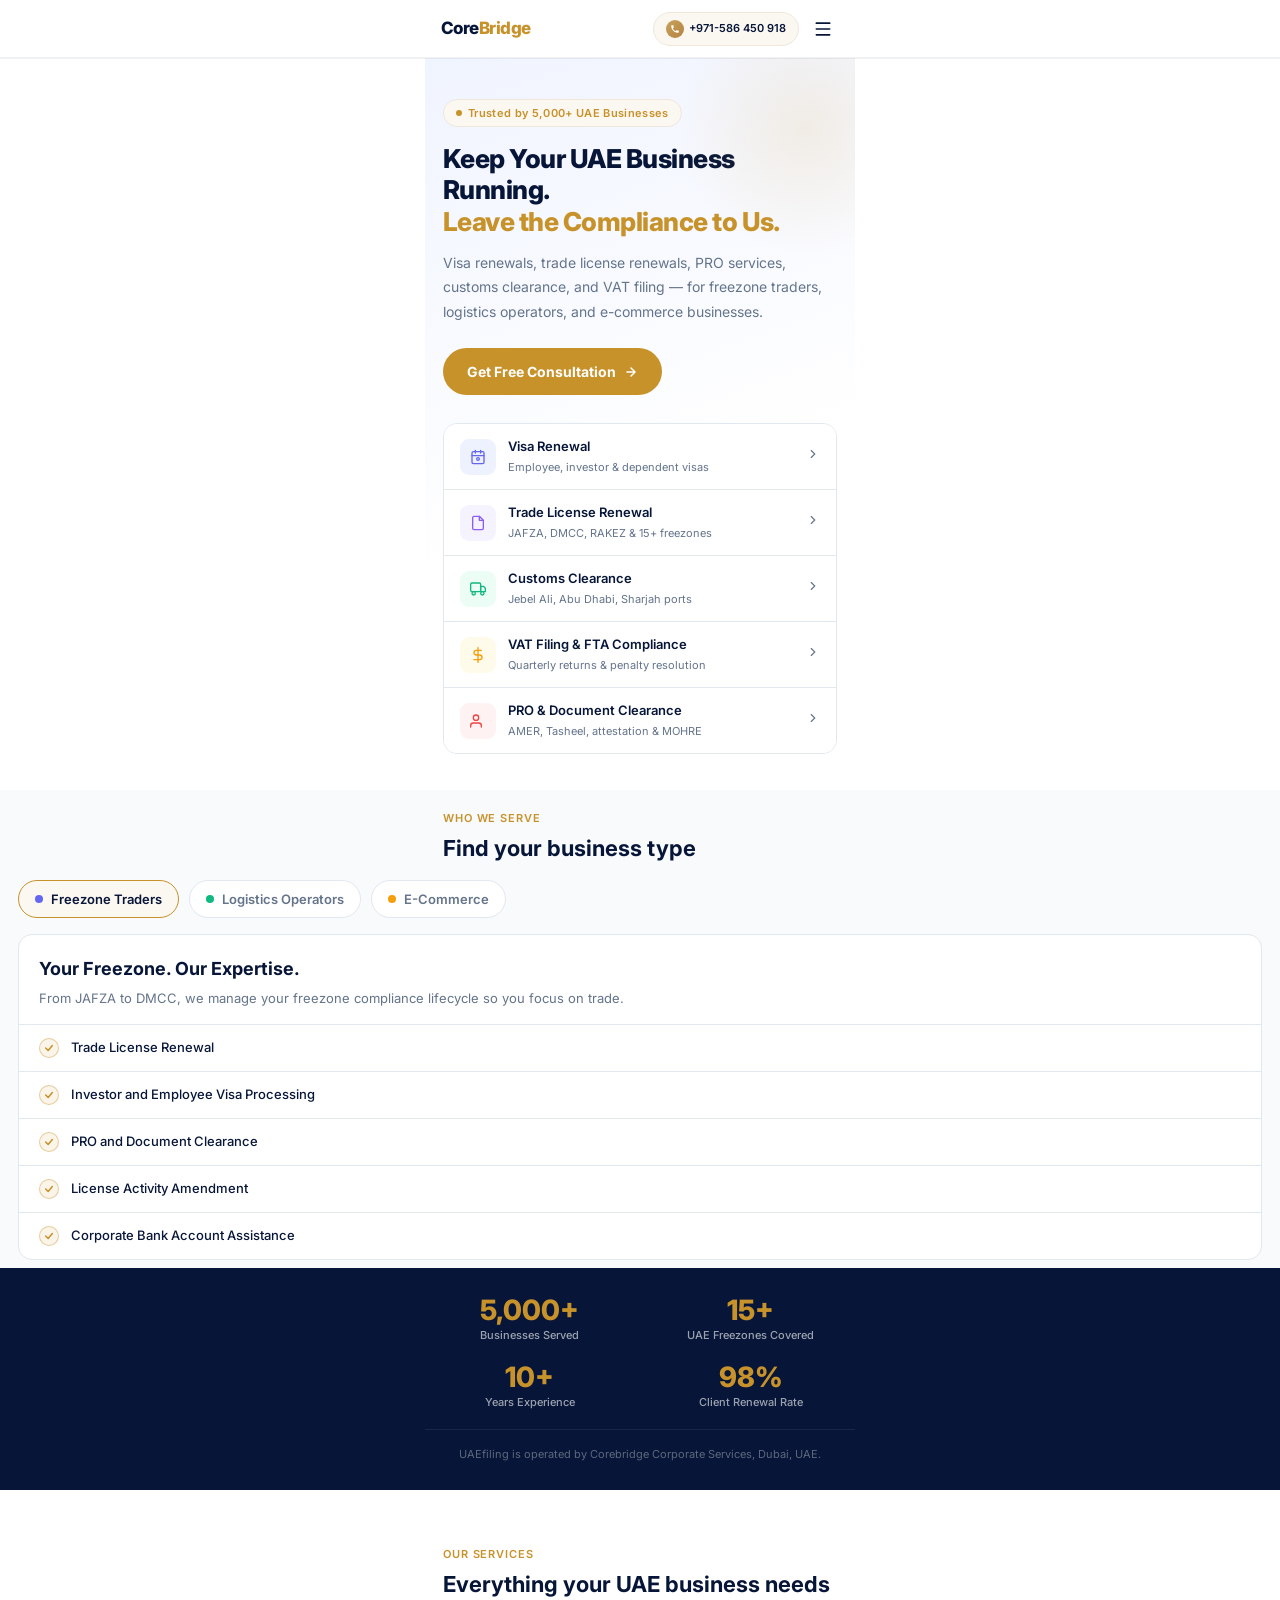
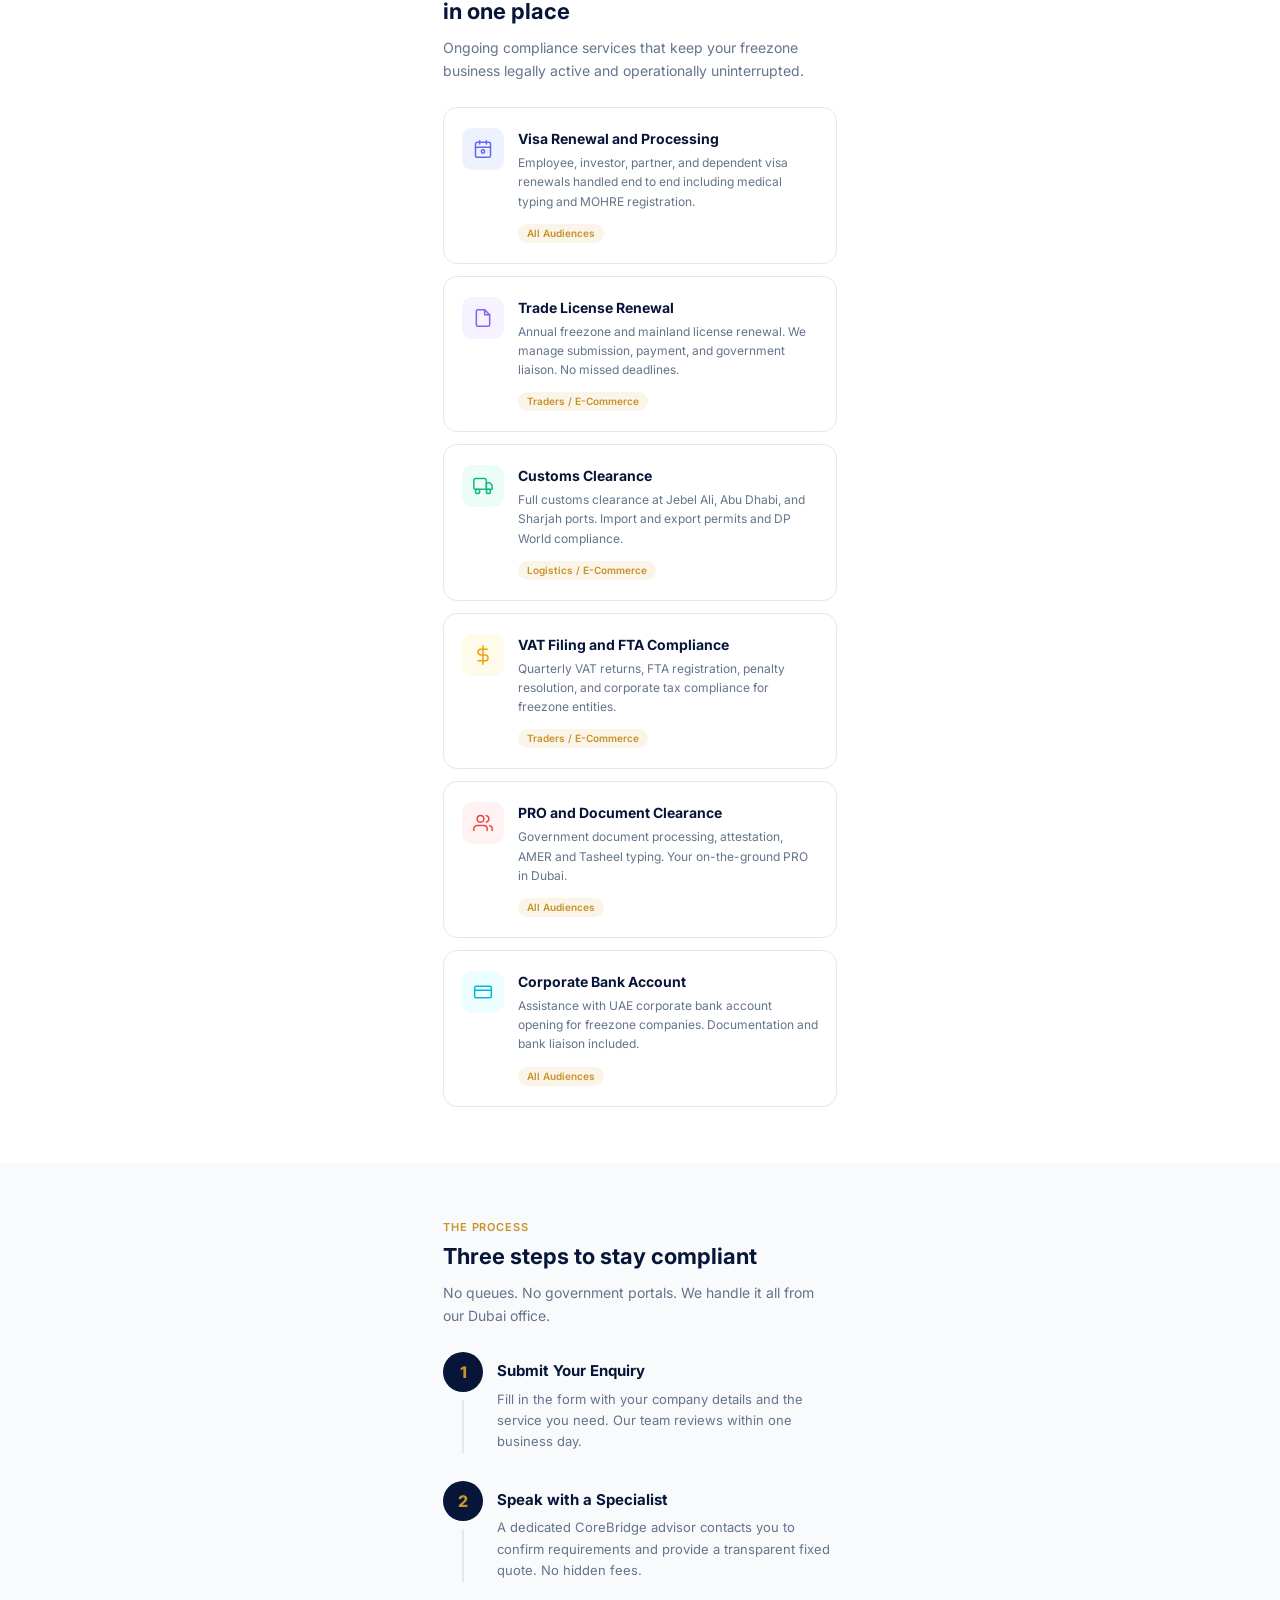
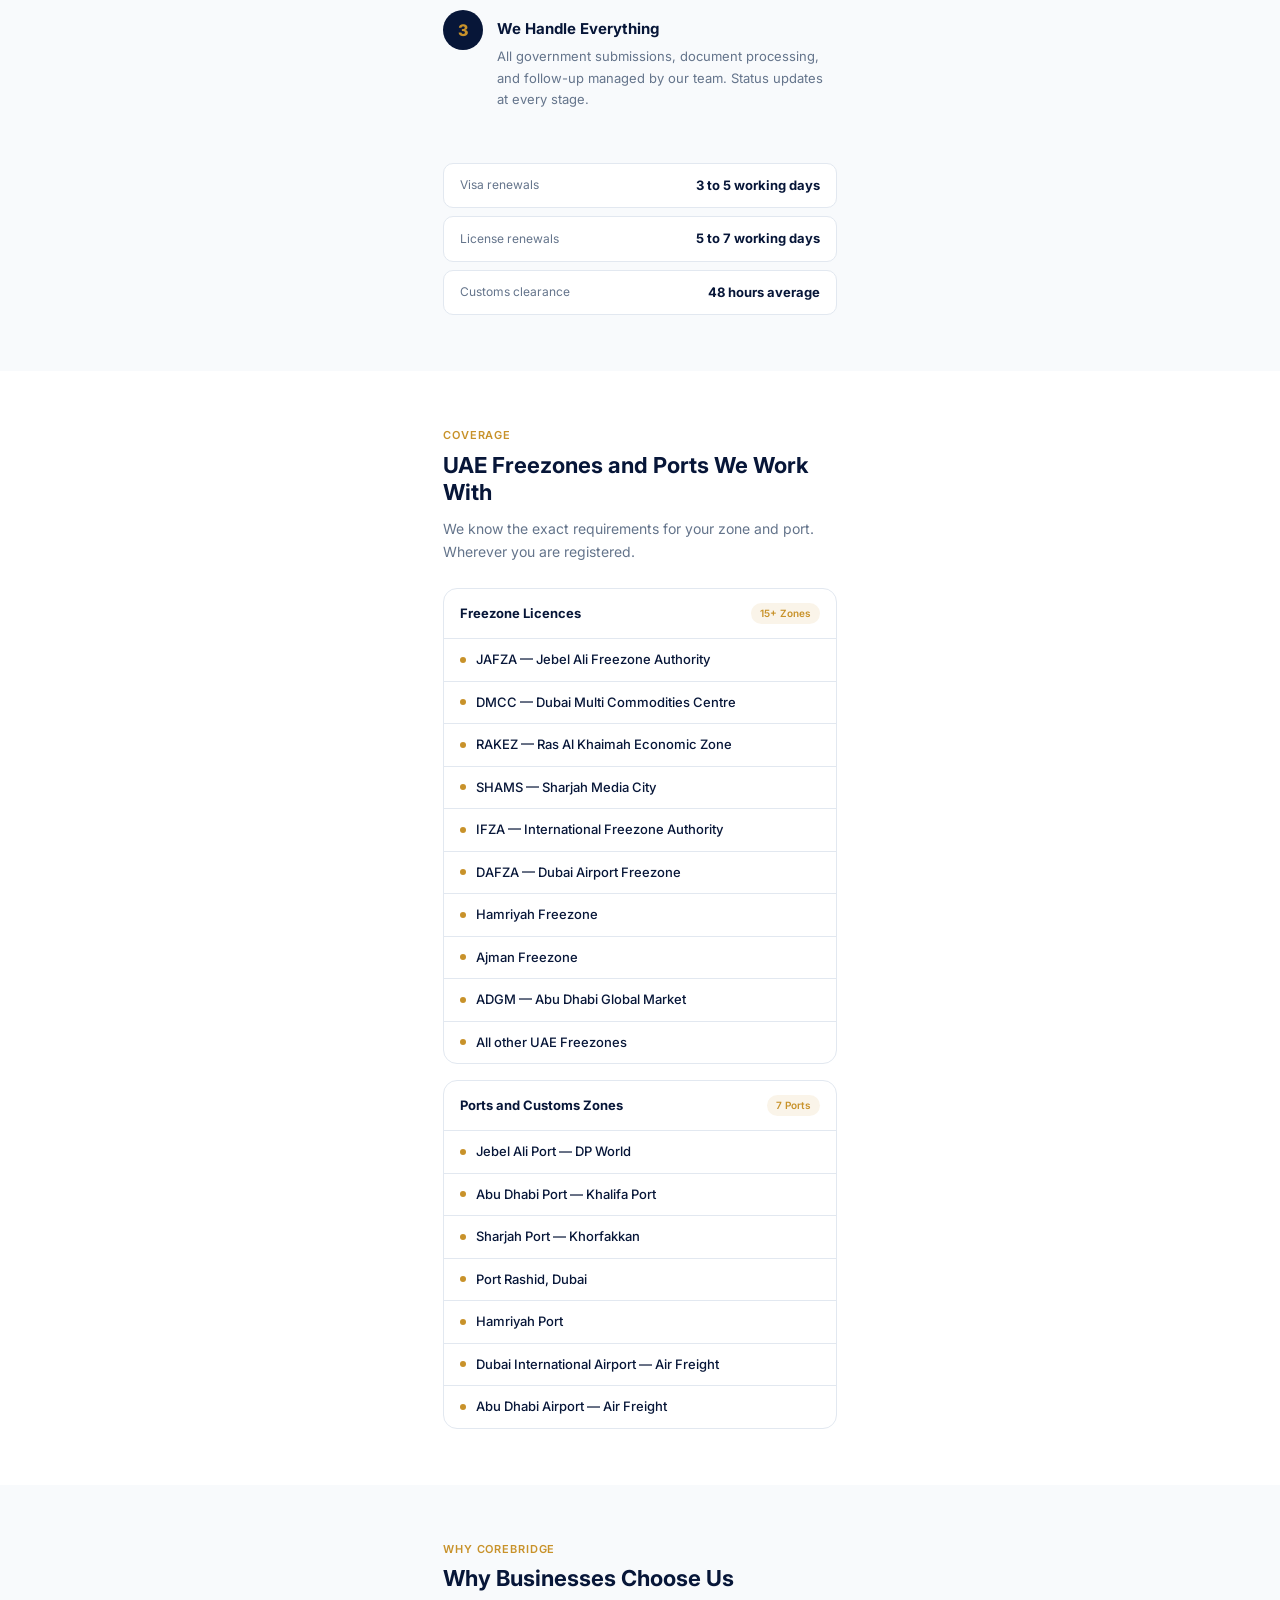
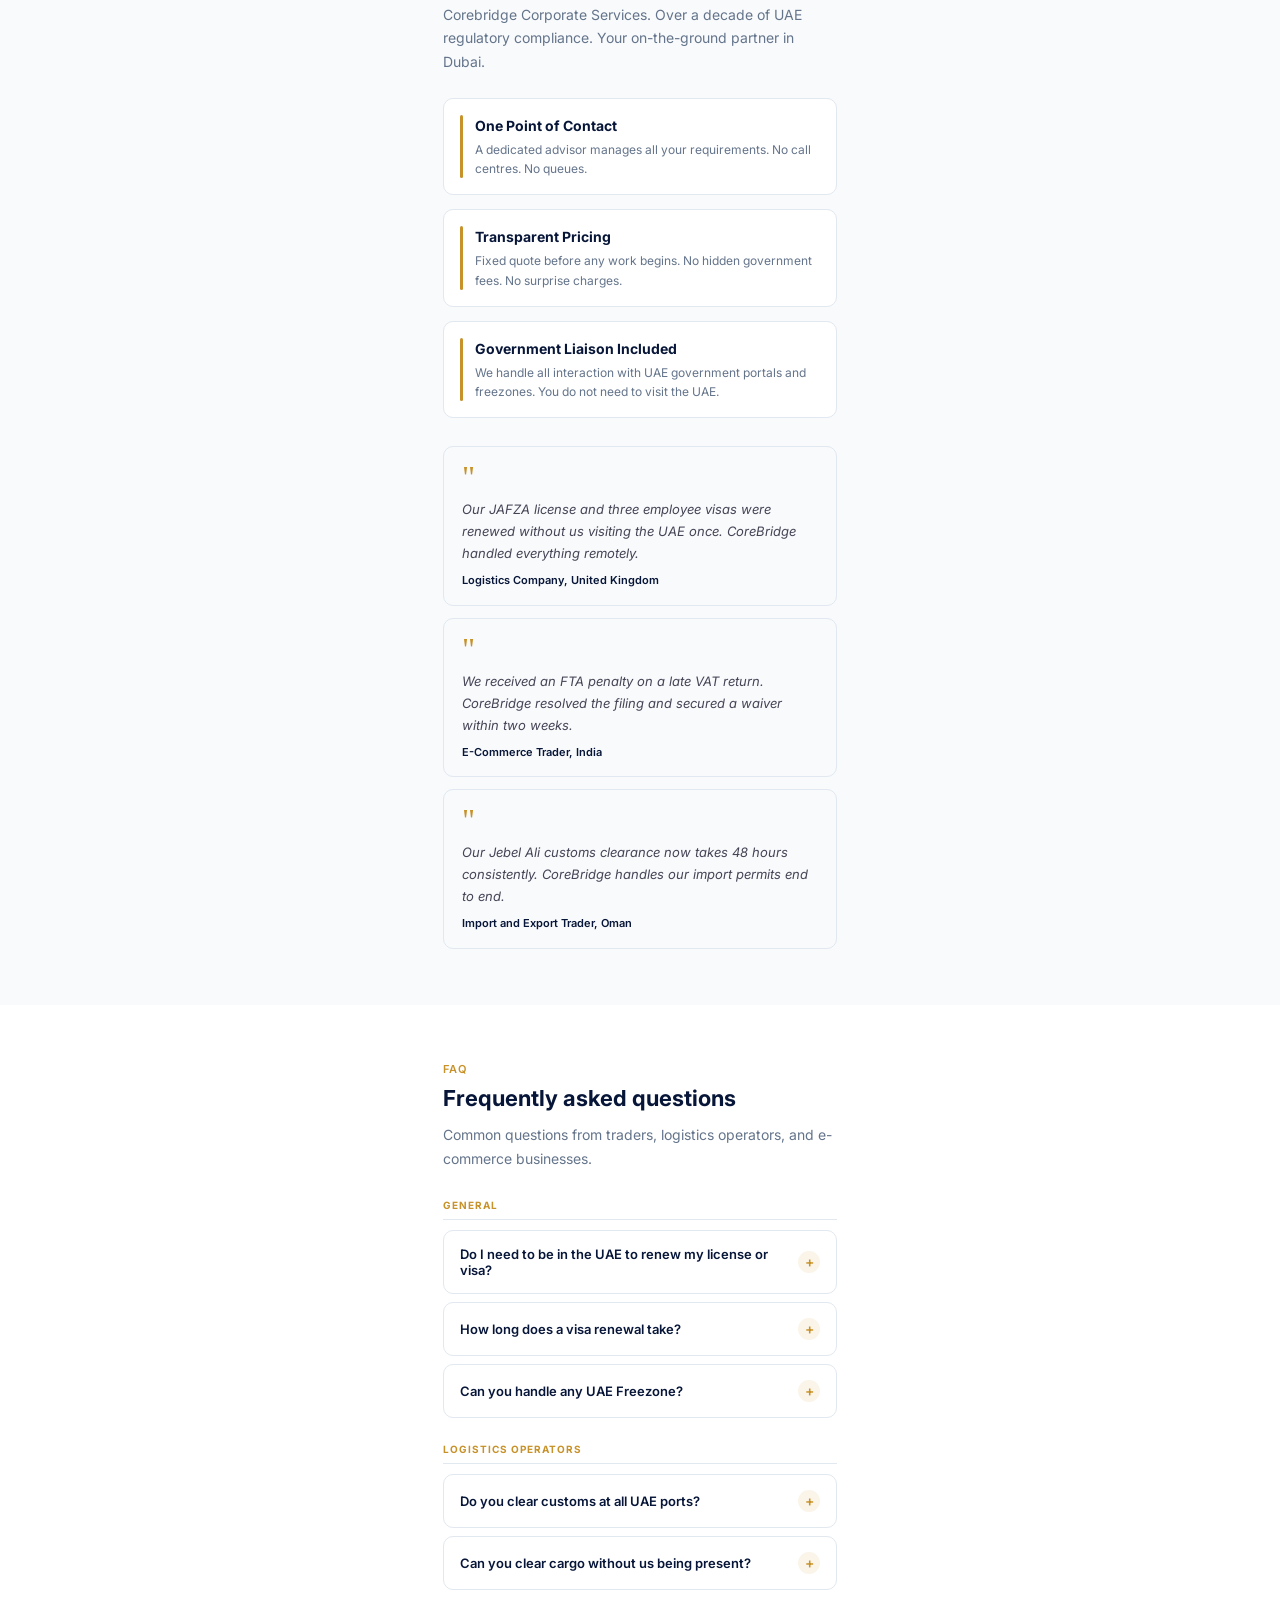
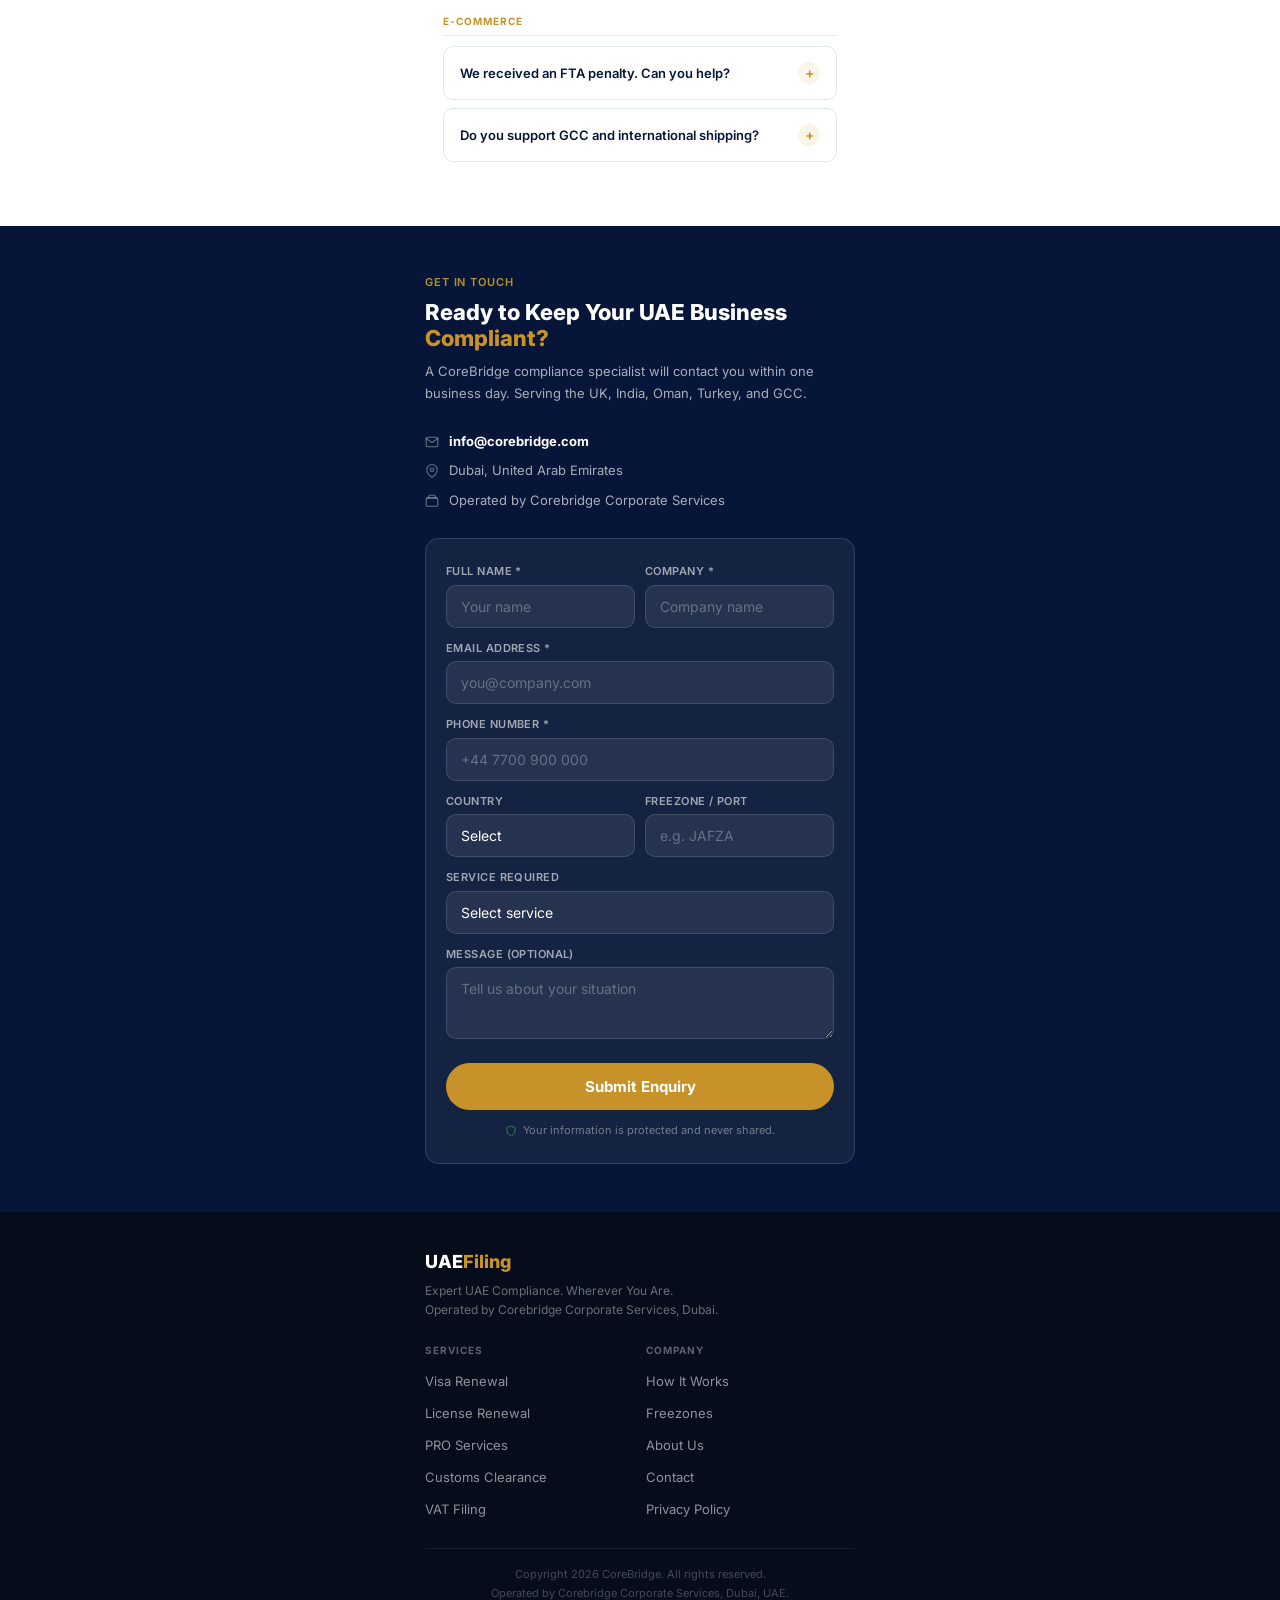
<file: content/landing_page.html>
<!DOCTYPE html>
<html lang="en" dir="ltr">
<head>
  <meta charset="UTF-8" />
  <meta name="viewport" content="width=device-width, initial-scale=1.0" />
  <title>UAE Freezone Compliance — Visa, License, Customs | CoreBridge</title>
  <meta name="description" content="CoreBridge provides visa renewal, trade license renewal, PRO services, customs clearance, and VAT filing for freezone traders, logistics operators, and e-commerce businesses." />
  <link rel="preconnect" href="https://fonts.googleapis.com" />
  <link rel="preconnect" href="https://fonts.gstatic.com" crossorigin />
  <link href="https://fonts.googleapis.com/css2?family=Inter:wght@300;400;500;600;700;800&display=swap" rel="stylesheet" />
  <style>
    /* ─── Reset ─────────────────────────────────── */
    *, *::before, *::after { box-sizing: border-box; margin: 0; padding: 0; }
    html { scroll-behavior: smooth; font-size: 16px; }
    body {
      font-family: 'Inter', system-ui, sans-serif;
      background: #fff;
      color: #0f172a;
      -webkit-font-smoothing: antialiased;
      line-height: 1.5;
    }
    a { text-decoration: none; color: inherit; }
    img { max-width: 100%; display: block; }
    button { font-family: inherit; cursor: pointer; border: none; background: none; }

    /* ─── Tokens ─────────────────────────────────── */
    :root {
      --gold:      #C8922A;
      --gold-lt:   #bd873e;
      --gold-bg:   #fbf7f1;
      --gold-bdr:  #efe7dc;
      --navy:      #071638;
      --navy-soft: #1e3a5f;
      --text:      #0f172a;
      --muted:     #64748b;
      --border:    #e2e8f0;
      --bg-soft:   #f8fafc;
      --white:     #ffffff;
      --radius-sm: 10px;
      --radius:    14px;
      --radius-lg: 20px;
      --shadow-sm: 0 1px 3px rgba(0,0,0,.08);
      --shadow:    0 4px 16px rgba(0,0,0,.08);
      --shadow-lg: 0 10px 40px rgba(0,0,0,.10);
    }

    /* ─── Layout ─────────────────────────────────── */
    .wrap      { max-width: 430px; margin: 0 auto; padding: 0 18px; }
    .section   { padding: 56px 0; }
    .section-alt { background: var(--bg-soft); }

    /* ─── Typography helpers ─────────────────────── */
    .kicker {
      font-size: 11px; font-weight: 600; letter-spacing: .08em;
      text-transform: uppercase; color: var(--gold); margin-bottom: 8px;
    }
    .section-h { font-size: 22px; font-weight: 700; color: var(--navy); line-height: 1.25; margin-bottom: 10px; }
    .section-p { font-size: 14px; color: var(--muted); line-height: 1.7; margin-bottom: 24px; }

    /* ─── Buttons ────────────────────────────────── */
    .btn-primary {
      display: inline-flex; align-items: center; gap: 8px;
      background: var(--gold); color: var(--white);
      font-size: 14px; font-weight: 700;
      padding: 13px 24px; border-radius: 100px;
      transition: background .2s, transform .15s;
    }
    .btn-primary:active { transform: scale(.97); }
    .btn-gold-outline {
      display: inline-flex; align-items: center; gap: 6px;
      background: var(--gold-bg); color: var(--navy);
      border: 1.5px solid var(--gold-bdr);
      font-size: 13px; font-weight: 600;
      padding: 10px 18px; border-radius: 100px;
      transition: background .2s;
    }

    /* ═══════════════════════════════════════════════
       1. NAVBAR — frosted glass, filings.ae style
    ═══════════════════════════════════════════════ */
    .navbar {
      position: fixed; top: 0; left: 0; right: 0; z-index: 100;
      background: rgba(255,255,255,.92);
      backdrop-filter: blur(12px);
      -webkit-backdrop-filter: blur(12px);
      border-bottom: 1px solid rgba(15,23,42,.06);
      box-shadow: 0 1px 0 rgba(15,23,42,.06);
      height: 58px;
    }
    .navbar-inner {
      max-width: 430px; margin: 0 auto; padding: 0 16px;
      height: 100%; display: flex; align-items: center; justify-content: space-between;
    }
    .nav-logo { display: flex; align-items: center; gap: 6px; }
    .nav-logo-text { font-size: 17px; font-weight: 800; color: var(--navy); letter-spacing: -.03em; }
    .nav-logo-text span { color: var(--gold); }
    .nav-right { display: flex; align-items: center; gap: 8px; }
    .nav-wa {
      display: inline-flex; align-items: center; gap: 5px;
      background: var(--gold-bg); border: 1px solid var(--gold-bdr);
      padding: 7px 12px; border-radius: 100px;
      font-size: 11px; font-weight: 600; color: var(--navy);
    }
    .nav-wa-icon {
      width: 18px; height: 18px; border-radius: 50%;
      background: linear-gradient(135deg,#C9A25A,#B48442);
      display: flex; align-items: center; justify-content: center; flex-shrink: 0;
    }
    .nav-wa-icon svg { width: 10px; height: 10px; fill: #fff; }
    .nav-hamburger {
      width: 32px; height: 32px; display: flex; align-items: center; justify-content: center;
      border-radius: 8px; color: var(--navy);
    }
    .navbar-spacer { height: 58px; }

    /* ═══════════════════════════════════════════════
       2. HERO — full-width, text-first mobile layout
    ═══════════════════════════════════════════════ */
    .hero {
      background: linear-gradient(160deg, #f0f4ff 0%, #fff 60%);
      padding: 40px 18px 36px;
      max-width: 430px; margin: 0 auto;
      position: relative; overflow: hidden;
    }
    .hero::before {
      content: ''; position: absolute;
      top: -60px; right: -80px;
      width: 260px; height: 260px;
      background: radial-gradient(circle, rgba(200,146,42,.12) 0%, transparent 70%);
      border-radius: 50%; pointer-events: none;
    }
    .hero-badge {
      display: inline-flex; align-items: center; gap: 6px;
      background: var(--gold-bg); border: 1px solid var(--gold-bdr);
      color: var(--gold); font-size: 11px; font-weight: 600;
      padding: 5px 12px; border-radius: 100px; margin-bottom: 16px;
      letter-spacing: .03em;
    }
    .hero-badge::before {
      content: ''; width: 6px; height: 6px; border-radius: 50%;
      background: var(--gold); display: block;
    }
    .hero-h1 {
      font-size: 26px; font-weight: 800; color: var(--navy);
      line-height: 1.2; margin-bottom: 14px; letter-spacing: -.02em;
    }
    .hero-h1 span { color: var(--gold); }
    .hero-p {
      font-size: 14px; color: var(--muted); line-height: 1.75;
      margin-bottom: 24px;
    }
    .hero-actions { display: flex; gap: 10px; flex-wrap: wrap; margin-bottom: 28px; }

    /* Service rail — same as filings.ae hero rail */
    .hero-rail { display: flex; flex-direction: column; gap: 0; border: 1px solid var(--border); border-radius: var(--radius); overflow: hidden; }
    .rail-item {
      display: flex; align-items: center; gap: 12px;
      padding: 13px 16px; background: var(--white);
      border-bottom: 1px solid var(--border);
      font-size: 13px; transition: background .15s;
    }
    .rail-item:last-child { border-bottom: none; }
    .rail-item:active { background: var(--bg-soft); }
    .rail-icon {
      width: 36px; height: 36px; border-radius: 9px;
      display: flex; align-items: center; justify-content: center; flex-shrink: 0;
    }
    .rail-icon svg { width: 16px; height: 16px; }
    .rail-text strong { display: block; font-size: 13px; font-weight: 600; color: var(--navy); }
    .rail-text small  { font-size: 11px; color: var(--muted); }
    .rail-arrow { margin-left: auto; color: var(--muted); flex-shrink: 0; }

    /* ═══════════════════════════════════════════════
       3. AUDIENCE PILLS — horizontal scroll
    ═══════════════════════════════════════════════ */
    .audience-wrap { padding: 20px 0 0; }
    .audience-scroll {
      display: flex; gap: 10px; overflow-x: auto; padding: 0 18px 16px;
      scrollbar-width: none; -webkit-overflow-scrolling: touch;
    }
    .audience-scroll::-webkit-scrollbar { display: none; }
    .aud-pill {
      display: flex; align-items: center; gap: 8px;
      padding: 10px 16px; border-radius: 100px;
      border: 1.5px solid var(--border); background: var(--white);
      font-size: 13px; font-weight: 600; color: var(--muted);
      white-space: nowrap; flex-shrink: 0; transition: all .2s; cursor: pointer;
    }
    .aud-pill.active, .aud-pill:hover {
      border-color: var(--gold); color: var(--navy);
      background: var(--gold-bg);
    }
    .aud-dot { width: 8px; height: 8px; border-radius: 50%; flex-shrink: 0; }

    /* Audience content panels */
    .aud-panels { padding: 0 18px 8px; }
    .aud-panel { display: none; }
    .aud-panel.active { display: block; }
    .aud-card {
      background: var(--white); border: 1px solid var(--border);
      border-radius: var(--radius); overflow: hidden;
    }
    .aud-card-header { padding: 20px 20px 14px; border-bottom: 1px solid var(--border); }
    .aud-card-title { font-size: 18px; font-weight: 700; color: var(--navy); margin-bottom: 6px; }
    .aud-card-desc  { font-size: 13px; color: var(--muted); line-height: 1.65; }
    .aud-services { padding: 0; list-style: none; }
    .aud-service {
      display: flex; align-items: center; gap: 12px;
      padding: 13px 20px; border-bottom: 1px solid var(--border);
      font-size: 13px; font-weight: 500; color: var(--navy);
    }
    .aud-service:last-child { border-bottom: none; }
    .aud-check {
      width: 20px; height: 20px; border-radius: 50%;
      background: rgba(200,146,42,.1); border: 1.5px solid rgba(200,146,42,.4);
      display: flex; align-items: center; justify-content: center; flex-shrink: 0;
    }
    .aud-check svg { width: 10px; height: 10px; }

    /* ═══════════════════════════════════════════════
       4. TRUST BAR — stat row
    ═══════════════════════════════════════════════ */
    .trust-bar { background: var(--navy); padding: 28px 18px; }
    .trust-grid { display: grid; grid-template-columns: 1fr 1fr; gap: 20px 12px; margin-bottom: 18px; }
    .trust-item { text-align: center; }
    .trust-num   { font-size: 28px; font-weight: 800; color: var(--gold); line-height: 1; margin-bottom: 4px; }
    .trust-label { font-size: 11px; color: rgba(255,255,255,.6); font-weight: 500; line-height: 1.4; }
    .trust-note  { text-align: center; font-size: 11px; color: rgba(255,255,255,.35); padding-top: 16px; border-top: 1px solid rgba(255,255,255,.08); }

    /* ═══════════════════════════════════════════════
       5. SERVICES SECTION
    ═══════════════════════════════════════════════ */
    .services-grid { display: flex; flex-direction: column; gap: 12px; }
    .svc-card {
      background: var(--white); border: 1px solid var(--border);
      border-radius: var(--radius); padding: 20px 18px;
      display: flex; gap: 14px; align-items: flex-start;
      transition: box-shadow .2s; -webkit-tap-highlight-color: transparent;
    }
    .svc-card:active { box-shadow: var(--shadow); }
    .svc-icon {
      width: 42px; height: 42px; border-radius: 10px; flex-shrink: 0;
      display: flex; align-items: center; justify-content: center;
    }
    .svc-icon svg { width: 20px; height: 20px; }
    .svc-body {}
    .svc-title { font-size: 14px; font-weight: 700; color: var(--navy); margin-bottom: 4px; }
    .svc-desc  { font-size: 12px; color: var(--muted); line-height: 1.6; margin-bottom: 8px; }
    .svc-tag   {
      display: inline-block; font-size: 10px; font-weight: 600;
      padding: 2px 9px; border-radius: 100px;
      background: rgba(200,146,42,.1); color: var(--gold);
    }
    .svc-arrow { margin-left: auto; margin-top: 4px; color: var(--muted); flex-shrink: 0; align-self: center; }

    /* ═══════════════════════════════════════════════
       6. HOW IT WORKS — vertical steps (mobile)
    ═══════════════════════════════════════════════ */
    .steps { display: flex; flex-direction: column; gap: 0; }
    .step-row {
      display: flex; gap: 14px; padding-bottom: 28px; position: relative;
    }
    .step-left { display: flex; flex-direction: column; align-items: center; }
    .step-num {
      width: 40px; height: 40px; border-radius: 50%;
      background: var(--navy); color: var(--gold);
      font-size: 16px; font-weight: 800;
      display: flex; align-items: center; justify-content: center; flex-shrink: 0;
    }
    .step-line { flex: 1; width: 2px; background: var(--border); margin-top: 8px; }
    .step-row:last-child .step-line { display: none; }
    .step-body { padding-top: 8px; }
    .step-title { font-size: 15px; font-weight: 700; color: var(--navy); margin-bottom: 6px; }
    .step-desc  { font-size: 13px; color: var(--muted); line-height: 1.65; }

    .step-times { display: flex; flex-direction: column; gap: 8px; margin-top: 24px; }
    .step-time  {
      background: var(--white); border: 1px solid var(--border);
      border-radius: var(--radius-sm); padding: 12px 16px;
      display: flex; justify-content: space-between; align-items: center;
    }
    .step-time-label { font-size: 12px; color: var(--muted); }
    .step-time-val   { font-size: 13px; font-weight: 700; color: var(--navy); }

    /* ═══════════════════════════════════════════════
       7. FREEZONE COVERAGE — stacked panels
    ═══════════════════════════════════════════════ */
    .coverage-panels { display: flex; flex-direction: column; gap: 16px; }
    .cov-panel { background: var(--white); border: 1px solid var(--border); border-radius: var(--radius); overflow: hidden; }
    .cov-header {
      padding: 14px 16px; display: flex; align-items: center; justify-content: space-between;
      border-bottom: 1px solid var(--border); cursor: pointer;
    }
    .cov-header-title { font-size: 13px; font-weight: 700; color: var(--navy); }
    .cov-badge {
      font-size: 10px; font-weight: 600; padding: 3px 9px; border-radius: 100px;
      background: rgba(200,146,42,.1); color: var(--gold);
    }
    .cov-list { list-style: none; }
    .cov-item {
      display: flex; align-items: center; gap: 10px;
      padding: 11px 16px; border-bottom: 1px solid var(--border);
      font-size: 13px; color: var(--navy); font-weight: 500;
    }
    .cov-item:last-child { border-bottom: none; }
    .cov-dot { width: 6px; height: 6px; border-radius: 50%; background: var(--gold); flex-shrink: 0; }

    /* ═══════════════════════════════════════════════
       8. WHY COREBRIDGE
    ═══════════════════════════════════════════════ */
    .diff-list { display: flex; flex-direction: column; gap: 14px; margin-bottom: 28px; }
    .diff-item {
      display: flex; gap: 12px; padding: 16px; background: var(--white);
      border: 1px solid var(--border); border-radius: var(--radius-sm);
    }
    .diff-bar { width: 3px; border-radius: 2px; background: var(--gold); flex-shrink: 0; }
    .diff-title { font-size: 14px; font-weight: 700; color: var(--navy); margin-bottom: 4px; }
    .diff-desc  { font-size: 12px; color: var(--muted); line-height: 1.6; }

    .quote-list { display: flex; flex-direction: column; gap: 12px; }
    .quote-card {
      background: var(--bg-soft); border: 1px solid var(--border);
      border-radius: var(--radius-sm); padding: 16px 18px;
    }
    .quote-mark { font-size: 32px; color: var(--gold); line-height: .9; font-family: Georgia, serif; margin-bottom: 6px; }
    .quote-text { font-size: 13px; color: #445; line-height: 1.7; font-style: italic; margin-bottom: 8px; }
    .quote-by   { font-size: 11px; font-weight: 600; color: var(--navy); }

    /* ═══════════════════════════════════════════════
       9. FAQ — accordion
    ═══════════════════════════════════════════════ */
    .faq-group-label {
      font-size: 10px; font-weight: 700; text-transform: uppercase;
      letter-spacing: .1em; color: var(--gold);
      margin: 24px 0 10px; padding-bottom: 6px; border-bottom: 1px solid var(--border);
    }
    .faq-group-label:first-child { margin-top: 0; }
    .faq-item { border: 1px solid var(--border); border-radius: var(--radius-sm); margin-bottom: 8px; overflow: hidden; background: var(--white); }
    .faq-btn {
      width: 100%; text-align: left; padding: 15px 16px;
      font-size: 13px; font-weight: 600; color: var(--navy);
      display: flex; justify-content: space-between; align-items: center; gap: 12px;
      background: none; border: none; cursor: pointer;
    }
    .faq-icon-btn {
      width: 22px; height: 22px; border-radius: 50%; flex-shrink: 0;
      background: rgba(200,146,42,.1); color: var(--gold);
      display: flex; align-items: center; justify-content: center;
      font-size: 14px; transition: transform .3s; line-height: 1;
    }
    .faq-item.open .faq-icon-btn { transform: rotate(45deg); }
    .faq-ans { display: none; padding: 0 16px 14px; font-size: 13px; color: var(--muted); line-height: 1.7; }
    .faq-item.open .faq-ans { display: block; }

    /* ═══════════════════════════════════════════════
       10. LEAD FORM — full bleed navy
    ═══════════════════════════════════════════════ */
    .form-section { background: var(--navy); padding: 48px 18px; }
    .form-headline { font-size: 22px; font-weight: 800; color: var(--white); line-height: 1.2; margin-bottom: 8px; }
    .form-headline em { color: var(--gold); font-style: normal; }
    .form-sub { font-size: 13px; color: rgba(255,255,255,.65); line-height: 1.7; margin-bottom: 28px; }

    .form-card { background: rgba(255,255,255,.06); border: 1px solid rgba(255,255,255,.12); border-radius: var(--radius); padding: 24px 20px; }
    .form-group { margin-bottom: 12px; }
    .form-label { display: block; font-size: 11px; font-weight: 600; color: rgba(255,255,255,.6); text-transform: uppercase; letter-spacing: .04em; margin-bottom: 5px; }
    .form-input, .form-select, .form-textarea {
      width: 100%; padding: 12px 14px;
      background: rgba(255,255,255,.07); border: 1.5px solid rgba(255,255,255,.12);
      border-radius: 10px; font-size: 14px; font-family: 'Inter', sans-serif;
      color: var(--white); outline: none; transition: border .2s;
      -webkit-appearance: none;
    }
    .form-input::placeholder { color: rgba(255,255,255,.3); }
    .form-input:focus, .form-select:focus { border-color: var(--gold); }
    .form-select option { background: var(--navy); color: var(--white); }
    .form-textarea { min-height: 72px; resize: vertical; }
    .form-grid-2 { display: grid; grid-template-columns: 1fr 1fr; gap: 10px; }
    .form-submit {
      width: 100%; padding: 14px; background: var(--gold); color: var(--white);
      font-weight: 700; font-size: 15px; border: none; border-radius: 100px;
      margin-top: 6px; transition: background .2s;
    }
    .form-submit:active { background: var(--gold-lt); }
    .form-trust { display: flex; align-items: center; gap: 6px; font-size: 11px; color: rgba(255,255,255,.4); margin-top: 12px; justify-content: center; }

    .contact-meta { margin-bottom: 28px; display: flex; flex-direction: column; gap: 10px; }
    .contact-row { display: flex; align-items: center; gap: 10px; font-size: 13px; color: rgba(255,255,255,.65); }
    .contact-row strong { color: var(--white); }

    /* ═══════════════════════════════════════════════
       SITE FOOTER
    ═══════════════════════════════════════════════ */
    .site-footer { background: #060d1a; padding: 36px 18px 20px; }
    .footer-logo { font-size: 18px; font-weight: 800; color: var(--white); margin-bottom: 6px; }
    .footer-logo span { color: var(--gold); }
    .footer-tagline { font-size: 12px; color: rgba(255,255,255,.4); margin-bottom: 24px; line-height: 1.6; }
    .footer-links-row { display: grid; grid-template-columns: 1fr 1fr; gap: 20px 12px; margin-bottom: 28px; }
    .footer-col-title { font-size: 10px; font-weight: 700; text-transform: uppercase; letter-spacing: .1em; color: rgba(255,255,255,.35); margin-bottom: 10px; }
    .footer-link-list { list-style: none; display: flex; flex-direction: column; gap: 8px; }
    .footer-link { font-size: 13px; color: rgba(255,255,255,.55); }
    .footer-divider { height: 1px; background: rgba(255,255,255,.07); margin-bottom: 16px; }
    .footer-bottom { font-size: 11px; color: rgba(255,255,255,.25); text-align: center; line-height: 1.7; }

    /* ─── Utility: reveal animation ─────────────── */
    .reveal { opacity: 0; transform: translateY(16px); transition: opacity .45s ease, transform .45s ease; }
    .reveal.visible { opacity: 1; transform: translateY(0); }
  </style>
</head>
<body>

<!-- ════════════════════════════════════════════════
     1. NAVBAR
════════════════════════════════════════════════ -->
<header class="navbar">
  <div class="navbar-inner">
    <a href="#" class="nav-logo">
      <span class="nav-logo-text">Core<span>Bridge</span></span>
    </a>
    <div class="nav-right">
      <a href="tel:+97158645098" class="nav-wa" aria-label="Call CoreBridge">
        <span class="nav-wa-icon">
          <svg viewBox="0 0 24 24" aria-hidden="true"><path d="M6.62 10.79c1.44 2.83 3.76 5.14 6.59 6.59l2.2-2.2c.27-.27.67-.36 1.02-.24 1.12.37 2.33.57 3.57.57.55 0 1 .45 1 1V20c0 .55-.45 1-1 1-9.39 0-17-7.61-17-17 0-.55.45-1 1-1h3.5c.55 0 1 .45 1 1 0 1.25.2 2.45.57 3.57.11.35.03.74-.25 1.02l-2.2 2.2z"/></svg>
        </span>
        +971-586 450 918
      </a>
      <button class="nav-hamburger" aria-label="Menu">
        <svg width="20" height="20" viewBox="0 0 24 24" fill="none" stroke="currentColor" stroke-width="2" stroke-linecap="round"><path d="M4 5h16M4 12h16M4 19h16"/></svg>
      </button>
    </div>
  </div>
</header>
<div class="navbar-spacer"></div>

<!-- ════════════════════════════════════════════════
     2. HERO
════════════════════════════════════════════════ -->
<section>
  <div class="hero reveal">
    <div class="hero-badge">Trusted by 5,000+ UAE Businesses</div>
    <h1 class="hero-h1">Keep Your UAE Business Running.<br><span>Leave the Compliance to Us.</span></h1>
    <p class="hero-p">Visa renewals, trade license renewals, PRO services, customs clearance, and VAT filing — for freezone traders, logistics operators, and e-commerce businesses.</p>
    <div class="hero-actions">
      <a href="#contact" class="btn-primary">
        Get Free Consultation
        <svg width="14" height="14" viewBox="0 0 24 24" fill="none" stroke="currentColor" stroke-width="2.5" stroke-linecap="round" stroke-linejoin="round"><path d="M5 12h14M12 5l7 7-7 7"/></svg>
      </a>
    </div>

    <!-- Service Rail -->
    <div class="hero-rail">
      <a href="#contact" class="rail-item">
        <span class="rail-icon" style="background:#eef2ff;">
          <svg viewBox="0 0 24 24" fill="none" stroke="#6366f1" stroke-width="2" stroke-linecap="round" stroke-linejoin="round"><rect x="3" y="4" width="18" height="18" rx="2"/><path d="M16 2v4M8 2v4M3 10h18"/><circle cx="12" cy="15" r="2"/></svg>
        </span>
        <span class="rail-text">
          <strong>Visa Renewal</strong>
          <small>Employee, investor &amp; dependent visas</small>
        </span>
        <span class="rail-arrow"><svg width="14" height="14" viewBox="0 0 24 24" fill="none" stroke="currentColor" stroke-width="2" stroke-linecap="round"><path d="M9 18l6-6-6-6"/></svg></span>
      </a>
      <a href="#contact" class="rail-item">
        <span class="rail-icon" style="background:#f5f3ff;">
          <svg viewBox="0 0 24 24" fill="none" stroke="#8b5cf6" stroke-width="2" stroke-linecap="round" stroke-linejoin="round"><path d="M14 2H6a2 2 0 0 0-2 2v16a2 2 0 0 0 2 2h12a2 2 0 0 0 2-2V8z"/><polyline points="14 2 14 8 20 8"/></svg>
        </span>
        <span class="rail-text">
          <strong>Trade License Renewal</strong>
          <small>JAFZA, DMCC, RAKEZ &amp; 15+ freezones</small>
        </span>
        <span class="rail-arrow"><svg width="14" height="14" viewBox="0 0 24 24" fill="none" stroke="currentColor" stroke-width="2" stroke-linecap="round"><path d="M9 18l6-6-6-6"/></svg></span>
      </a>
      <a href="#contact" class="rail-item">
        <span class="rail-icon" style="background:#ecfdf5;">
          <svg viewBox="0 0 24 24" fill="none" stroke="#10b981" stroke-width="2" stroke-linecap="round" stroke-linejoin="round"><rect x="1" y="3" width="15" height="13" rx="2"/><path d="M16 8h4l3 3v5h-7V8z"/><circle cx="5.5" cy="18.5" r="2.5"/><circle cx="18.5" cy="18.5" r="2.5"/></svg>
        </span>
        <span class="rail-text">
          <strong>Customs Clearance</strong>
          <small>Jebel Ali, Abu Dhabi, Sharjah ports</small>
        </span>
        <span class="rail-arrow"><svg width="14" height="14" viewBox="0 0 24 24" fill="none" stroke="currentColor" stroke-width="2" stroke-linecap="round"><path d="M9 18l6-6-6-6"/></svg></span>
      </a>
      <a href="#contact" class="rail-item">
        <span class="rail-icon" style="background:#fffbeb;">
          <svg viewBox="0 0 24 24" fill="none" stroke="#f59e0b" stroke-width="2" stroke-linecap="round" stroke-linejoin="round"><line x1="12" y1="1" x2="12" y2="23"/><path d="M17 5H9.5a3.5 3.5 0 0 0 0 7h5a3.5 3.5 0 0 1 0 7H6"/></svg>
        </span>
        <span class="rail-text">
          <strong>VAT Filing &amp; FTA Compliance</strong>
          <small>Quarterly returns &amp; penalty resolution</small>
        </span>
        <span class="rail-arrow"><svg width="14" height="14" viewBox="0 0 24 24" fill="none" stroke="currentColor" stroke-width="2" stroke-linecap="round"><path d="M9 18l6-6-6-6"/></svg></span>
      </a>
      <a href="#contact" class="rail-item">
        <span class="rail-icon" style="background:#fef2f2;">
          <svg viewBox="0 0 24 24" fill="none" stroke="#ef4444" stroke-width="2" stroke-linecap="round" stroke-linejoin="round"><path d="M17 21v-2a4 4 0 0 0-4-4H5a4 4 0 0 0-4 4v2"/><circle cx="9" cy="7" r="4"/></svg>
        </span>
        <span class="rail-text">
          <strong>PRO &amp; Document Clearance</strong>
          <small>AMER, Tasheel, attestation &amp; MOHRE</small>
        </span>
        <span class="rail-arrow"><svg width="14" height="14" viewBox="0 0 24 24" fill="none" stroke="currentColor" stroke-width="2" stroke-linecap="round"><path d="M9 18l6-6-6-6"/></svg></span>
      </a>
    </div>
  </div>
</section>

<!-- ════════════════════════════════════════════════
     3. AUDIENCE SELECTOR
════════════════════════════════════════════════ -->
<section class="section-alt audience-wrap reveal">
  <div class="wrap" style="padding-bottom:8px;">
    <p class="kicker">Who We Serve</p>
    <h2 class="section-h">Find your business type</h2>
  </div>
  <div class="audience-scroll" role="tablist">
    <button class="aud-pill active" data-aud="traders" role="tab">
      <span class="aud-dot" style="background:#6366f1;"></span>
      Freezone Traders
    </button>
    <button class="aud-pill" data-aud="logistics" role="tab">
      <span class="aud-dot" style="background:#10b981;"></span>
      Logistics Operators
    </button>
    <button class="aud-pill" data-aud="ecomm" role="tab">
      <span class="aud-dot" style="background:#f59e0b;"></span>
      E-Commerce
    </button>
  </div>
  <div class="aud-panels">

    <!-- Traders -->
    <div class="aud-panel active" id="aud-traders">
      <div class="aud-card">
        <div class="aud-card-header">
          <div class="aud-card-title">Your Freezone. Our Expertise.</div>
          <div class="aud-card-desc">From JAFZA to DMCC, we manage your freezone compliance lifecycle so you focus on trade.</div>
        </div>
        <ul class="aud-services">
          <li class="aud-service"><span class="aud-check"><svg viewBox="0 0 12 12" fill="none"><polyline points="2,6 5,9 10,3" stroke="#C8922A" stroke-width="1.8" stroke-linecap="round" stroke-linejoin="round"/></svg></span>Trade License Renewal</li>
          <li class="aud-service"><span class="aud-check"><svg viewBox="0 0 12 12" fill="none"><polyline points="2,6 5,9 10,3" stroke="#C8922A" stroke-width="1.8" stroke-linecap="round" stroke-linejoin="round"/></svg></span>Investor and Employee Visa Processing</li>
          <li class="aud-service"><span class="aud-check"><svg viewBox="0 0 12 12" fill="none"><polyline points="2,6 5,9 10,3" stroke="#C8922A" stroke-width="1.8" stroke-linecap="round" stroke-linejoin="round"/></svg></span>PRO and Document Clearance</li>
          <li class="aud-service"><span class="aud-check"><svg viewBox="0 0 12 12" fill="none"><polyline points="2,6 5,9 10,3" stroke="#C8922A" stroke-width="1.8" stroke-linecap="round" stroke-linejoin="round"/></svg></span>License Activity Amendment</li>
          <li class="aud-service"><span class="aud-check"><svg viewBox="0 0 12 12" fill="none"><polyline points="2,6 5,9 10,3" stroke="#C8922A" stroke-width="1.8" stroke-linecap="round" stroke-linejoin="round"/></svg></span>Corporate Bank Account Assistance</li>
        </ul>
      </div>
    </div>

    <!-- Logistics -->
    <div class="aud-panel" id="aud-logistics">
      <div class="aud-card">
        <div class="aud-card-header">
          <div class="aud-card-title">Port Access. Customs Cleared.</div>
          <div class="aud-card-desc">Keep cargo moving at Jebel Ali, Abu Dhabi, and Sharjah with zero documentation delays.</div>
        </div>
        <ul class="aud-services">
          <li class="aud-service"><span class="aud-check"><svg viewBox="0 0 12 12" fill="none"><polyline points="2,6 5,9 10,3" stroke="#C8922A" stroke-width="1.8" stroke-linecap="round" stroke-linejoin="round"/></svg></span>Customs Clearance — All UAE Ports</li>
          <li class="aud-service"><span class="aud-check"><svg viewBox="0 0 12 12" fill="none"><polyline points="2,6 5,9 10,3" stroke="#C8922A" stroke-width="1.8" stroke-linecap="round" stroke-linejoin="round"/></svg></span>Import and Export Permits</li>
          <li class="aud-service"><span class="aud-check"><svg viewBox="0 0 12 12" fill="none"><polyline points="2,6 5,9 10,3" stroke="#C8922A" stroke-width="1.8" stroke-linecap="round" stroke-linejoin="round"/></svg></span>Bonded Warehouse Documentation</li>
          <li class="aud-service"><span class="aud-check"><svg viewBox="0 0 12 12" fill="none"><polyline points="2,6 5,9 10,3" stroke="#C8922A" stroke-width="1.8" stroke-linecap="round" stroke-linejoin="round"/></svg></span>Employee Visa and Labour Compliance</li>
          <li class="aud-service"><span class="aud-check"><svg viewBox="0 0 12 12" fill="none"><polyline points="2,6 5,9 10,3" stroke="#C8922A" stroke-width="1.8" stroke-linecap="round" stroke-linejoin="round"/></svg></span>DP World Compliance Documentation</li>
        </ul>
      </div>
    </div>

    <!-- E-Commerce -->
    <div class="aud-panel" id="aud-ecomm">
      <div class="aud-card">
        <div class="aud-card-header">
          <div class="aud-card-title">Sell Globally. Stay Compliant.</div>
          <div class="aud-card-desc">VAT, customs, and visa compliance for UAE-based e-commerce and fulfilment operations.</div>
        </div>
        <ul class="aud-services">
          <li class="aud-service"><span class="aud-check"><svg viewBox="0 0 12 12" fill="none"><polyline points="2,6 5,9 10,3" stroke="#C8922A" stroke-width="1.8" stroke-linecap="round" stroke-linejoin="round"/></svg></span>VAT Registration and Quarterly Filing</li>
          <li class="aud-service"><span class="aud-check"><svg viewBox="0 0 12 12" fill="none"><polyline points="2,6 5,9 10,3" stroke="#C8922A" stroke-width="1.8" stroke-linecap="round" stroke-linejoin="round"/></svg></span>FTA Compliance and Penalty Resolution</li>
          <li class="aud-service"><span class="aud-check"><svg viewBox="0 0 12 12" fill="none"><polyline points="2,6 5,9 10,3" stroke="#C8922A" stroke-width="1.8" stroke-linecap="round" stroke-linejoin="round"/></svg></span>Import Permit and Customs Clearance</li>
          <li class="aud-service"><span class="aud-check"><svg viewBox="0 0 12 12" fill="none"><polyline points="2,6 5,9 10,3" stroke="#C8922A" stroke-width="1.8" stroke-linecap="round" stroke-linejoin="round"/></svg></span>Employee and Partner Visa Processing</li>
          <li class="aud-service"><span class="aud-check"><svg viewBox="0 0 12 12" fill="none"><polyline points="2,6 5,9 10,3" stroke="#C8922A" stroke-width="1.8" stroke-linecap="round" stroke-linejoin="round"/></svg></span>Trade License Renewal and Amendment</li>
        </ul>
      </div>
    </div>

  </div>
</section>

<!-- ════════════════════════════════════════════════
     4. TRUST BAR
════════════════════════════════════════════════ -->
<div class="trust-bar reveal">
  <div style="max-width:430px;margin:0 auto;">
    <div class="trust-grid">
      <div class="trust-item"><div class="trust-num">5,000+</div><div class="trust-label">Businesses Served</div></div>
      <div class="trust-item"><div class="trust-num">15+</div><div class="trust-label">UAE Freezones Covered</div></div>
      <div class="trust-item"><div class="trust-num">10+</div><div class="trust-label">Years Experience</div></div>
      <div class="trust-item"><div class="trust-num">98%</div><div class="trust-label">Client Renewal Rate</div></div>
    </div>
    <p class="trust-note">UAEfiling is operated by Corebridge Corporate Services, Dubai, UAE.</p>
  </div>
</div>

<!-- ════════════════════════════════════════════════
     5. SERVICES
════════════════════════════════════════════════ -->
<section class="section reveal" id="services">
  <div class="wrap">
    <p class="kicker">Our Services</p>
    <h2 class="section-h">Everything your UAE business needs in one place</h2>
    <p class="section-p">Ongoing compliance services that keep your freezone business legally active and operationally uninterrupted.</p>
    <div class="services-grid">

      <div class="svc-card">
        <span class="svc-icon" style="background:#eef2ff;">
          <svg viewBox="0 0 24 24" fill="none" stroke="#6366f1" stroke-width="1.8" stroke-linecap="round" stroke-linejoin="round"><rect x="3" y="4" width="18" height="18" rx="2"/><path d="M16 2v4M8 2v4M3 10h18"/><circle cx="12" cy="15" r="2"/></svg>
        </span>
        <div class="svc-body">
          <div class="svc-title">Visa Renewal and Processing</div>
          <div class="svc-desc">Employee, investor, partner, and dependent visa renewals handled end to end including medical typing and MOHRE registration.</div>
          <span class="svc-tag">All Audiences</span>
        </div>
      </div>

      <div class="svc-card">
        <span class="svc-icon" style="background:#f5f3ff;">
          <svg viewBox="0 0 24 24" fill="none" stroke="#8b5cf6" stroke-width="1.8" stroke-linecap="round" stroke-linejoin="round"><path d="M14 2H6a2 2 0 0 0-2 2v16a2 2 0 0 0 2 2h12a2 2 0 0 0 2-2V8z"/><polyline points="14 2 14 8 20 8"/></svg>
        </span>
        <div class="svc-body">
          <div class="svc-title">Trade License Renewal</div>
          <div class="svc-desc">Annual freezone and mainland license renewal. We manage submission, payment, and government liaison. No missed deadlines.</div>
          <span class="svc-tag">Traders / E-Commerce</span>
        </div>
      </div>

      <div class="svc-card">
        <span class="svc-icon" style="background:#ecfdf5;">
          <svg viewBox="0 0 24 24" fill="none" stroke="#10b981" stroke-width="1.8" stroke-linecap="round" stroke-linejoin="round"><rect x="1" y="3" width="15" height="13" rx="2"/><path d="M16 8h4l3 3v5h-7V8z"/><circle cx="5.5" cy="18.5" r="2.5"/><circle cx="18.5" cy="18.5" r="2.5"/></svg>
        </span>
        <div class="svc-body">
          <div class="svc-title">Customs Clearance</div>
          <div class="svc-desc">Full customs clearance at Jebel Ali, Abu Dhabi, and Sharjah ports. Import and export permits and DP World compliance.</div>
          <span class="svc-tag">Logistics / E-Commerce</span>
        </div>
      </div>

      <div class="svc-card">
        <span class="svc-icon" style="background:#fffbeb;">
          <svg viewBox="0 0 24 24" fill="none" stroke="#f59e0b" stroke-width="1.8" stroke-linecap="round" stroke-linejoin="round"><line x1="12" y1="1" x2="12" y2="23"/><path d="M17 5H9.5a3.5 3.5 0 0 0 0 7h5a3.5 3.5 0 0 1 0 7H6"/></svg>
        </span>
        <div class="svc-body">
          <div class="svc-title">VAT Filing and FTA Compliance</div>
          <div class="svc-desc">Quarterly VAT returns, FTA registration, penalty resolution, and corporate tax compliance for freezone entities.</div>
          <span class="svc-tag">Traders / E-Commerce</span>
        </div>
      </div>

      <div class="svc-card">
        <span class="svc-icon" style="background:#fef2f2;">
          <svg viewBox="0 0 24 24" fill="none" stroke="#ef4444" stroke-width="1.8" stroke-linecap="round" stroke-linejoin="round"><path d="M17 21v-2a4 4 0 0 0-4-4H5a4 4 0 0 0-4 4v2"/><circle cx="9" cy="7" r="4"/><path d="M23 21v-2a4 4 0 0 0-3-3.87M16 3.13a4 4 0 0 1 0 7.75"/></svg>
        </span>
        <div class="svc-body">
          <div class="svc-title">PRO and Document Clearance</div>
          <div class="svc-desc">Government document processing, attestation, AMER and Tasheel typing. Your on-the-ground PRO in Dubai.</div>
          <span class="svc-tag">All Audiences</span>
        </div>
      </div>

      <div class="svc-card">
        <span class="svc-icon" style="background:#ecfeff;">
          <svg viewBox="0 0 24 24" fill="none" stroke="#06b6d4" stroke-width="1.8" stroke-linecap="round" stroke-linejoin="round"><rect x="2" y="5" width="20" height="14" rx="2"/><line x1="2" y1="10" x2="22" y2="10"/></svg>
        </span>
        <div class="svc-body">
          <div class="svc-title">Corporate Bank Account</div>
          <div class="svc-desc">Assistance with UAE corporate bank account opening for freezone companies. Documentation and bank liaison included.</div>
          <span class="svc-tag">All Audiences</span>
        </div>
      </div>

    </div>
  </div>
</section>

<!-- ════════════════════════════════════════════════
     6. HOW IT WORKS
════════════════════════════════════════════════ -->
<section class="section section-alt reveal" id="how">
  <div class="wrap">
    <p class="kicker">The Process</p>
    <h2 class="section-h">Three steps to stay compliant</h2>
    <p class="section-p">No queues. No government portals. We handle it all from our Dubai office.</p>
    <div class="steps">
      <div class="step-row">
        <div class="step-left">
          <div class="step-num">1</div>
          <div class="step-line"></div>
        </div>
        <div class="step-body">
          <div class="step-title">Submit Your Enquiry</div>
          <div class="step-desc">Fill in the form with your company details and the service you need. Our team reviews within one business day.</div>
        </div>
      </div>
      <div class="step-row">
        <div class="step-left">
          <div class="step-num">2</div>
          <div class="step-line"></div>
        </div>
        <div class="step-body">
          <div class="step-title">Speak with a Specialist</div>
          <div class="step-desc">A dedicated CoreBridge advisor contacts you to confirm requirements and provide a transparent fixed quote. No hidden fees.</div>
        </div>
      </div>
      <div class="step-row">
        <div class="step-left">
          <div class="step-num">3</div>
          <div class="step-line"></div>
        </div>
        <div class="step-body">
          <div class="step-title">We Handle Everything</div>
          <div class="step-desc">All government submissions, document processing, and follow-up managed by our team. Status updates at every stage.</div>
        </div>
      </div>
    </div>
    <div class="step-times">
      <div class="step-time"><span class="step-time-label">Visa renewals</span><span class="step-time-val">3 to 5 working days</span></div>
      <div class="step-time"><span class="step-time-label">License renewals</span><span class="step-time-val">5 to 7 working days</span></div>
      <div class="step-time"><span class="step-time-label">Customs clearance</span><span class="step-time-val">48 hours average</span></div>
    </div>
  </div>
</section>

<!-- ════════════════════════════════════════════════
     7. FREEZONE COVERAGE
════════════════════════════════════════════════ -->
<section class="section reveal" id="coverage">
  <div class="wrap">
    <p class="kicker">Coverage</p>
    <h2 class="section-h">UAE Freezones and Ports We Work With</h2>
    <p class="section-p">We know the exact requirements for your zone and port. Wherever you are registered.</p>
    <div class="coverage-panels">

      <div class="cov-panel">
        <div class="cov-header">
          <span class="cov-header-title">Freezone Licences</span>
          <span class="cov-badge">15+ Zones</span>
        </div>
        <ul class="cov-list">
          <li class="cov-item"><span class="cov-dot"></span>JAFZA — Jebel Ali Freezone Authority</li>
          <li class="cov-item"><span class="cov-dot"></span>DMCC — Dubai Multi Commodities Centre</li>
          <li class="cov-item"><span class="cov-dot"></span>RAKEZ — Ras Al Khaimah Economic Zone</li>
          <li class="cov-item"><span class="cov-dot"></span>SHAMS — Sharjah Media City</li>
          <li class="cov-item"><span class="cov-dot"></span>IFZA — International Freezone Authority</li>
          <li class="cov-item"><span class="cov-dot"></span>DAFZA — Dubai Airport Freezone</li>
          <li class="cov-item"><span class="cov-dot"></span>Hamriyah Freezone</li>
          <li class="cov-item"><span class="cov-dot"></span>Ajman Freezone</li>
          <li class="cov-item"><span class="cov-dot"></span>ADGM — Abu Dhabi Global Market</li>
          <li class="cov-item"><span class="cov-dot"></span>All other UAE Freezones</li>
        </ul>
      </div>

      <div class="cov-panel">
        <div class="cov-header">
          <span class="cov-header-title">Ports and Customs Zones</span>
          <span class="cov-badge">7 Ports</span>
        </div>
        <ul class="cov-list">
          <li class="cov-item"><span class="cov-dot"></span>Jebel Ali Port — DP World</li>
          <li class="cov-item"><span class="cov-dot"></span>Abu Dhabi Port — Khalifa Port</li>
          <li class="cov-item"><span class="cov-dot"></span>Sharjah Port — Khorfakkan</li>
          <li class="cov-item"><span class="cov-dot"></span>Port Rashid, Dubai</li>
          <li class="cov-item"><span class="cov-dot"></span>Hamriyah Port</li>
          <li class="cov-item"><span class="cov-dot"></span>Dubai International Airport — Air Freight</li>
          <li class="cov-item"><span class="cov-dot"></span>Abu Dhabi Airport — Air Freight</li>
        </ul>
      </div>

    </div>
  </div>
</section>

<!-- ════════════════════════════════════════════════
     8. WHY COREBRIDGE
════════════════════════════════════════════════ -->
<section class="section section-alt reveal" id="why">
  <div class="wrap">
    <p class="kicker">Why CoreBridge</p>
    <h2 class="section-h">Why Businesses Choose Us</h2>
    <p class="section-p">Corebridge Corporate Services. Over a decade of UAE regulatory compliance. Your on-the-ground partner in Dubai.</p>

    <div class="diff-list">
      <div class="diff-item">
        <div class="diff-bar"></div>
        <div>
          <div class="diff-title">One Point of Contact</div>
          <div class="diff-desc">A dedicated advisor manages all your requirements. No call centres. No queues.</div>
        </div>
      </div>
      <div class="diff-item">
        <div class="diff-bar"></div>
        <div>
          <div class="diff-title">Transparent Pricing</div>
          <div class="diff-desc">Fixed quote before any work begins. No hidden government fees. No surprise charges.</div>
        </div>
      </div>
      <div class="diff-item">
        <div class="diff-bar"></div>
        <div>
          <div class="diff-title">Government Liaison Included</div>
          <div class="diff-desc">We handle all interaction with UAE government portals and freezones. You do not need to visit the UAE.</div>
        </div>
      </div>
    </div>

    <div class="quote-list">
      <div class="quote-card">
        <div class="quote-mark">"</div>
        <div class="quote-text">Our JAFZA license and three employee visas were renewed without us visiting the UAE once. CoreBridge handled everything remotely.</div>
        <div class="quote-by">Logistics Company, United Kingdom</div>
      </div>
      <div class="quote-card">
        <div class="quote-mark">"</div>
        <div class="quote-text">We received an FTA penalty on a late VAT return. CoreBridge resolved the filing and secured a waiver within two weeks.</div>
        <div class="quote-by">E-Commerce Trader, India</div>
      </div>
      <div class="quote-card">
        <div class="quote-mark">"</div>
        <div class="quote-text">Our Jebel Ali customs clearance now takes 48 hours consistently. CoreBridge handles our import permits end to end.</div>
        <div class="quote-by">Import and Export Trader, Oman</div>
      </div>
    </div>
  </div>
</section>

<!-- ════════════════════════════════════════════════
     9. FAQ
════════════════════════════════════════════════ -->
<section class="section reveal" id="faq">
  <div class="wrap">
    <p class="kicker">FAQ</p>
    <h2 class="section-h">Frequently asked questions</h2>
    <p class="section-p" style="margin-bottom:28px;">Common questions from traders, logistics operators, and e-commerce businesses.</p>

    <p class="faq-group-label">General</p>

    <div class="faq-item">
      <button class="faq-btn">Do I need to be in the UAE to renew my license or visa?<span class="faq-icon-btn">+</span></button>
      <div class="faq-ans">No. CoreBridge manages the full renewal process remotely from our Dubai office. We require your documents and authorisation only.</div>
    </div>
    <div class="faq-item">
      <button class="faq-btn">How long does a visa renewal take?<span class="faq-icon-btn">+</span></button>
      <div class="faq-ans">Standard visa renewals take 3 to 5 working days once documents are received. You receive status updates throughout.</div>
    </div>
    <div class="faq-item">
      <button class="faq-btn">Can you handle any UAE Freezone?<span class="faq-icon-btn">+</span></button>
      <div class="faq-ans">Yes. We work across all UAE Freezones including JAFZA, DMCC, RAKEZ, SHAMS, IFZA, DAFZA, Hamriyah, Ajman, and more.</div>
    </div>

    <p class="faq-group-label">Logistics Operators</p>

    <div class="faq-item">
      <button class="faq-btn">Do you clear customs at all UAE ports?<span class="faq-icon-btn">+</span></button>
      <div class="faq-ans">Yes. We cover Jebel Ali, Abu Dhabi (Khalifa Port), Sharjah (Khorfakkan), and UAE air ports. We process import permits, bonded warehouse documentation, and duty calculations.</div>
    </div>
    <div class="faq-item">
      <button class="faq-btn">Can you clear cargo without us being present?<span class="faq-icon-btn">+</span></button>
      <div class="faq-ans">Yes. We act as your authorised customs agent. All procedures are managed by our team and you receive copies of all documentation.</div>
    </div>

    <p class="faq-group-label">E-Commerce</p>

    <div class="faq-item">
      <button class="faq-btn">We received an FTA penalty. Can you help?<span class="faq-icon-btn">+</span></button>
      <div class="faq-ans">Yes. We can file outstanding VAT returns and submit a formal penalty reconsideration request to the FTA. Our team has resolved many such cases.</div>
    </div>
    <div class="faq-item">
      <button class="faq-btn">Do you support GCC and international shipping?<span class="faq-icon-btn">+</span></button>
      <div class="faq-ans">Yes. We support UAE-based e-commerce companies using the UAE as a re-export hub, covering VAT, customs, import permits, and license renewals.</div>
    </div>
  </div>
</section>

<!-- ════════════════════════════════════════════════
     10. LEAD FORM
════════════════════════════════════════════════ -->
<section class="form-section reveal" id="contact">
  <div style="max-width:430px;margin:0 auto;">
    <p class="kicker" style="color:rgba(201,160,42,.9);">Get In Touch</p>
    <h2 class="form-headline">Ready to Keep Your UAE Business <em>Compliant?</em></h2>
    <p class="form-sub">A CoreBridge compliance specialist will contact you within one business day. Serving the UK, India, Oman, Turkey, and GCC.</p>

    <div class="contact-meta">
      <div class="contact-row">
        <svg width="14" height="14" viewBox="0 0 24 24" fill="none" stroke="rgba(255,255,255,0.4)" stroke-width="1.8" stroke-linecap="round"><path d="M4 4h16c1.1 0 2 .9 2 2v12c0 1.1-.9 2-2 2H4c-1.1 0-2-.9-2-2V6c0-1.1.9-2 2-2z"/><polyline points="22,6 12,13 2,6"/></svg>
        <span><strong>info@corebridge.com</strong></span>
      </div>
      <div class="contact-row">
        <svg width="14" height="14" viewBox="0 0 24 24" fill="none" stroke="rgba(255,255,255,0.4)" stroke-width="1.8" stroke-linecap="round"><path d="M21 10c0 7-9 13-9 13s-9-6-9-13a9 9 0 0 1 18 0z"/><circle cx="12" cy="10" r="3"/></svg>
        <span>Dubai, United Arab Emirates</span>
      </div>
      <div class="contact-row">
        <svg width="14" height="14" viewBox="0 0 24 24" fill="none" stroke="rgba(255,255,255,0.4)" stroke-width="1.8" stroke-linecap="round"><rect x="2" y="7" width="20" height="14" rx="2"/><path d="M16 2H8l-4 5h16l-4-5z"/></svg>
        <span>Operated by Corebridge Corporate Services</span>
      </div>
    </div>

    <div class="form-card">
      <form id="main-form">
        <div class="form-grid-2">
          <div class="form-group">
            <label class="form-label" for="m-name">Full Name *</label>
            <input class="form-input" type="text" id="m-name" placeholder="Your name" required />
          </div>
          <div class="form-group">
            <label class="form-label" for="m-company">Company *</label>
            <input class="form-input" type="text" id="m-company" placeholder="Company name" required />
          </div>
        </div>
        <div class="form-group">
          <label class="form-label" for="m-email">Email Address *</label>
          <input class="form-input" type="email" id="m-email" placeholder="you@company.com" required />
        </div>
        <div class="form-group">
          <label class="form-label" for="m-phone">Phone Number *</label>
          <input class="form-input" type="tel" id="m-phone" placeholder="+44 7700 900 000" required />
        </div>
        <div class="form-grid-2">
          <div class="form-group">
            <label class="form-label" for="m-country">Country</label>
            <select class="form-select" id="m-country">
              <option value="">Select</option>
              <option>United Kingdom</option>
              <option>India</option>
              <option>Oman</option>
              <option>Turkey</option>
              <option>UAE</option>
              <option>Other</option>
            </select>
          </div>
          <div class="form-group">
            <label class="form-label" for="m-freezone">Freezone / Port</label>
            <input class="form-input" type="text" id="m-freezone" placeholder="e.g. JAFZA" />
          </div>
        </div>
        <div class="form-group">
          <label class="form-label" for="m-service">Service Required</label>
          <select class="form-select" id="m-service">
            <option value="">Select service</option>
            <option>Visa Renewal</option>
            <option>Trade License Renewal</option>
            <option>PRO and Document Clearance</option>
            <option>Customs Clearance</option>
            <option>VAT Filing and FTA Compliance</option>
            <option>Corporate Bank Account</option>
            <option>Multiple Services</option>
          </select>
        </div>
        <div class="form-group">
          <label class="form-label" for="m-msg">Message (optional)</label>
          <textarea class="form-input form-textarea" id="m-msg" placeholder="Tell us about your situation"></textarea>
        </div>
        <button class="form-submit" type="submit">Submit Enquiry</button>
        <div class="form-trust">
          <svg width="12" height="12" viewBox="0 0 24 24" fill="none" stroke="#2D7A4F" stroke-width="2"><path d="M12 22s8-4 8-10V5l-8-3-8 3v7c0 6 8 10 8 10z"/></svg>
          Your information is protected and never shared.
        </div>
      </form>
    </div>
  </div>
</section>

<!-- ════════════════════════════════════════════════
     FOOTER
════════════════════════════════════════════════ -->
<footer class="site-footer">
  <div style="max-width:430px;margin:0 auto;">
    <div class="footer-logo">UAE<span>Filing</span></div>
    <p class="footer-tagline">Expert UAE Compliance. Wherever You Are.<br>Operated by Corebridge Corporate Services, Dubai.</p>
    <div class="footer-links-row">
      <div>
        <p class="footer-col-title">Services</p>
        <ul class="footer-link-list">
          <li><a href="#services" class="footer-link">Visa Renewal</a></li>
          <li><a href="#services" class="footer-link">License Renewal</a></li>
          <li><a href="#services" class="footer-link">PRO Services</a></li>
          <li><a href="#services" class="footer-link">Customs Clearance</a></li>
          <li><a href="#services" class="footer-link">VAT Filing</a></li>
        </ul>
      </div>
      <div>
        <p class="footer-col-title">Company</p>
        <ul class="footer-link-list">
          <li><a href="#how" class="footer-link">How It Works</a></li>
          <li><a href="#coverage" class="footer-link">Freezones</a></li>
          <li><a href="#why" class="footer-link">About Us</a></li>
          <li><a href="#contact" class="footer-link">Contact</a></li>
          <li><a href="#" class="footer-link">Privacy Policy</a></li>
        </ul>
      </div>
    </div>
    <div class="footer-divider"></div>
    <div class="footer-bottom">
      Copyright 2026 CoreBridge. All rights reserved.<br>
      Operated by Corebridge Corporate Services, Dubai, UAE.
    </div>
  </div>
</footer>

<!-- ── JavaScript ──────────────────────────────── -->
<script>
  // Audience pills
  document.querySelectorAll('.aud-pill').forEach(btn => {
    btn.addEventListener('click', () => {
      document.querySelectorAll('.aud-pill').forEach(b => b.classList.remove('active'));
      document.querySelectorAll('.aud-panel').forEach(p => p.classList.remove('active'));
      btn.classList.add('active');
      document.getElementById('aud-' + btn.dataset.aud).classList.add('active');
    });
  });

  // FAQ accordion
  document.querySelectorAll('.faq-btn').forEach(btn => {
    btn.addEventListener('click', () => {
      const item = btn.closest('.faq-item');
      const isOpen = item.classList.contains('open');
      document.querySelectorAll('.faq-item').forEach(i => i.classList.remove('open'));
      if (!isOpen) item.classList.add('open');
    });
  });

  // Form submit
  document.getElementById('main-form').addEventListener('submit', e => {
    e.preventDefault();
    alert('Thank you. A CoreBridge specialist will contact you within one business day.');
    e.target.reset();
  });

  // Reveal on scroll
  const observer = new IntersectionObserver(entries => {
    entries.forEach(el => { if (el.isIntersecting) el.target.classList.add('visible'); });
  }, { threshold: 0.08 });
  document.querySelectorAll('.reveal').forEach(el => observer.observe(el));
</script>
</body>
</html>
</file>
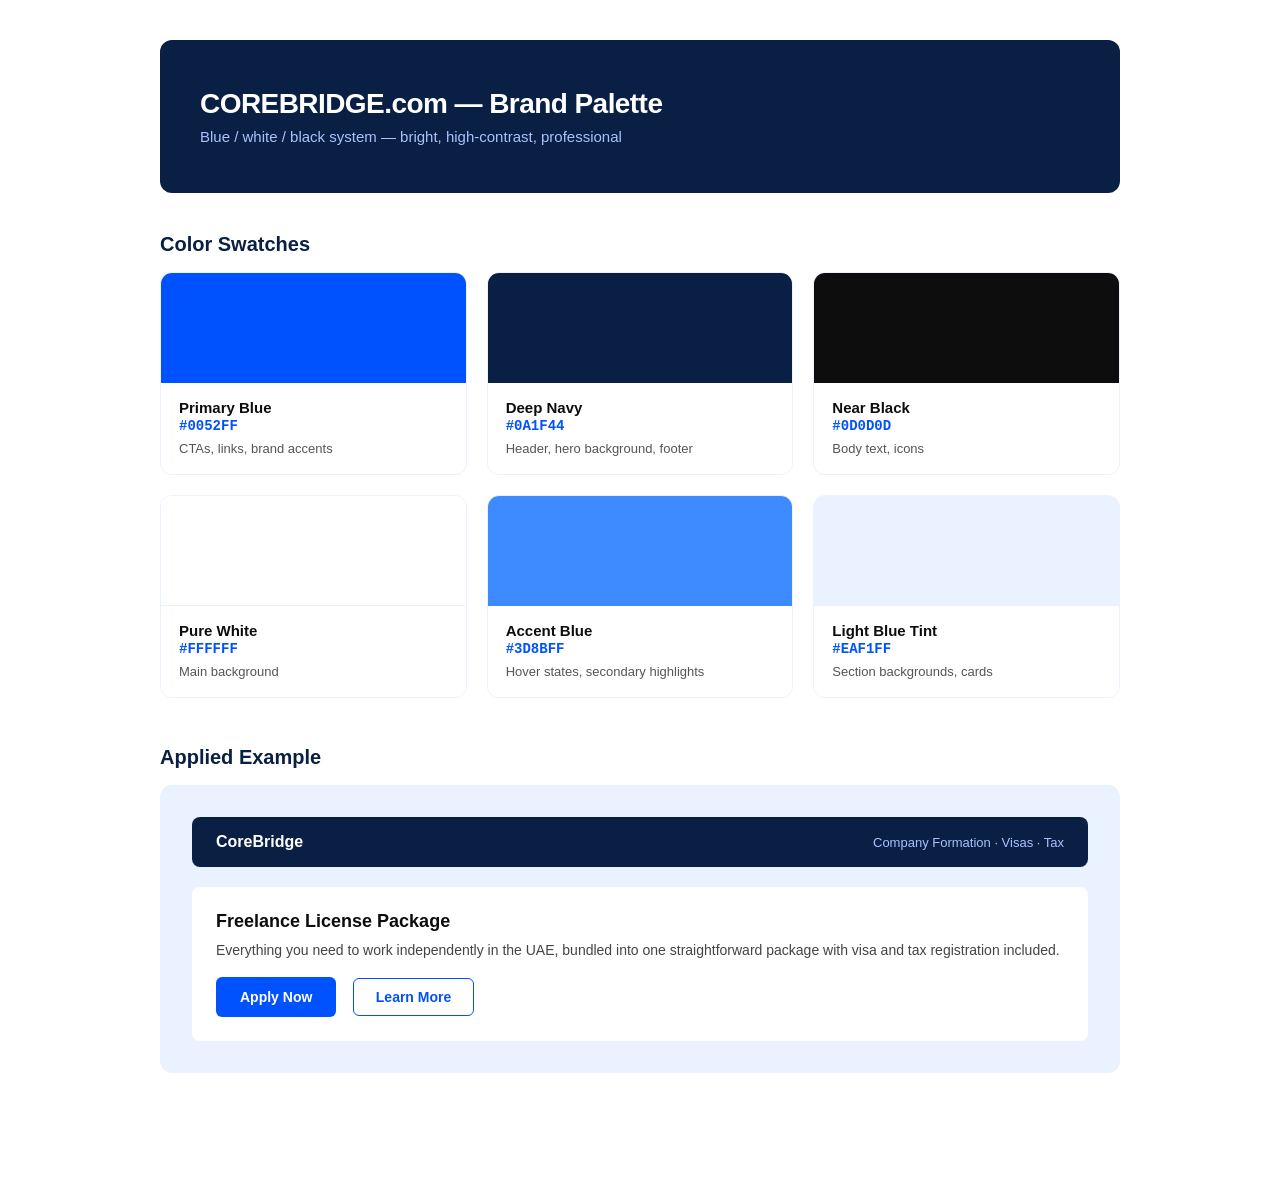
<file: content/uaefiling-palette (1).html>
<!DOCTYPE html>
<html lang="en">
<head>
<meta charset="UTF-8">
<meta name="viewport" content="width=device-width, initial-scale=1.0">
<title>COREBRIDGE.com — Color Palette</title>
<style>
  * { margin: 0; padding: 0; box-sizing: border-box; }
  body {
    font-family: -apple-system, BlinkMacSystemFont, 'Segoe UI', sans-serif;
    background: #FFFFFF;
    color: #0D0D0D;
    padding: 40px 24px 80px;
  }
  .wrap { max-width: 960px; margin: 0 auto; }
  header {
    background: #0A1F44;
    color: #FFFFFF;
    padding: 48px 40px;
    border-radius: 12px;
    margin-bottom: 40px;
  }
  header h1 { font-size: 28px; font-weight: 700; letter-spacing: -0.02em; }
  header p { color: #A9C2FF; margin-top: 8px; font-size: 15px; }

  .grid {
    display: grid;
    grid-template-columns: repeat(auto-fit, minmax(260px, 1fr));
    gap: 20px;
    margin-bottom: 48px;
  }
  .swatch {
    border-radius: 12px;
    overflow: hidden;
    border: 1px solid #EAF1FF;
  }
  .swatch-color { height: 110px; }
  .swatch-info { padding: 16px 18px; background: #FFFFFF; }
  .swatch-name { font-weight: 700; font-size: 15px; margin-bottom: 2px; }
  .swatch-hex {
    font-family: 'SF Mono', Consolas, monospace;
    font-size: 14px;
    color: #0052FF;
    font-weight: 600;
  }
  .swatch-use { font-size: 13px; color: #555; margin-top: 6px; line-height: 1.4; }

  section h2 {
    font-size: 20px;
    margin-bottom: 16px;
    color: #0A1F44;
  }

  .demo {
    background: #EAF1FF;
    border-radius: 12px;
    padding: 32px;
    margin-bottom: 40px;
  }
  .demo-nav {
    background: #0A1F44;
    color: #FFFFFF;
    padding: 16px 24px;
    border-radius: 8px;
    display: flex;
    justify-content: space-between;
    align-items: center;
    margin-bottom: 20px;
    font-weight: 600;
  }
  .demo-nav span:last-child { font-size: 13px; color: #A9C2FF; font-weight: 500; }
  .demo-card {
    background: #FFFFFF;
    border-radius: 8px;
    padding: 24px;
  }
  .demo-card h3 { color: #0D0D0D; font-size: 18px; margin-bottom: 8px; }
  .demo-card p { color: #444; font-size: 14px; line-height: 1.5; margin-bottom: 16px; }
  .btn {
    display: inline-block;
    background: #0052FF;
    color: #FFFFFF;
    padding: 12px 24px;
    border-radius: 6px;
    font-weight: 600;
    font-size: 14px;
    text-decoration: none;
    transition: background 0.15s ease;
  }
  .btn:hover { background: #3D8BFF; }
  .btn-secondary {
    display: inline-block;
    background: transparent;
    color: #0052FF;
    border: 1.5px solid #0052FF;
    padding: 10px 22px;
    border-radius: 6px;
    font-weight: 600;
    font-size: 14px;
    text-decoration: none;
    margin-left: 12px;
  }
</style>
</head>
<body>
<div class="wrap">

  <header>
    <h1>COREBRIDGE.com — Brand Palette</h1>
    <p>Blue / white / black system — bright, high-contrast, professional</p>
  </header>

  <section>
    <h2>Color Swatches</h2>
    <div class="grid">

      <div class="swatch">
        <div class="swatch-color" style="background:#0052FF;"></div>
        <div class="swatch-info">
          <div class="swatch-name">Primary Blue</div>
          <div class="swatch-hex">#0052FF</div>
          <div class="swatch-use">CTAs, links, brand accents</div>
        </div>
      </div>

      <div class="swatch">
        <div class="swatch-color" style="background:#0A1F44;"></div>
        <div class="swatch-info">
          <div class="swatch-name">Deep Navy</div>
          <div class="swatch-hex">#0A1F44</div>
          <div class="swatch-use">Header, hero background, footer</div>
        </div>
      </div>

      <div class="swatch">
        <div class="swatch-color" style="background:#0D0D0D;"></div>
        <div class="swatch-info">
          <div class="swatch-name">Near Black</div>
          <div class="swatch-hex">#0D0D0D</div>
          <div class="swatch-use">Body text, icons</div>
        </div>
      </div>

      <div class="swatch">
        <div class="swatch-color" style="background:#FFFFFF; border-bottom:1px solid #EAF1FF;"></div>
        <div class="swatch-info">
          <div class="swatch-name">Pure White</div>
          <div class="swatch-hex">#FFFFFF</div>
          <div class="swatch-use">Main background</div>
        </div>
      </div>

      <div class="swatch">
        <div class="swatch-color" style="background:#3D8BFF;"></div>
        <div class="swatch-info">
          <div class="swatch-name">Accent Blue</div>
          <div class="swatch-hex">#3D8BFF</div>
          <div class="swatch-use">Hover states, secondary highlights</div>
        </div>
      </div>

      <div class="swatch">
        <div class="swatch-color" style="background:#EAF1FF;"></div>
        <div class="swatch-info">
          <div class="swatch-name">Light Blue Tint</div>
          <div class="swatch-hex">#EAF1FF</div>
          <div class="swatch-use">Section backgrounds, cards</div>
        </div>
      </div>

    </div>
  </section>

  <section>
    <h2>Applied Example</h2>
    <div class="demo">
      <div class="demo-nav">
        <span>CoreBridge</span>
        <span>Company Formation · Visas · Tax</span>
      </div>
      <div class="demo-card">
        <h3>Freelance License Package</h3>
        <p>Everything you need to work independently in the UAE, bundled into one straightforward package with visa and tax registration included.</p>
        <a href="#" class="btn">Apply Now</a>
        <a href="#" class="btn-secondary">Learn More</a>
      </div>
    </div>
  </section>

</div>
</body>
</html>
</file>
<file: styles.css>
/* =========================================
   UAE Filing - Premium Corporate Styles
   ========================================= */

/* --- Variables & Reset --- */
:root {
    /* 60-30-10 Official Brand Palette */
    --bg-primary: #FFFFFF;
    --bg-secondary: #EAF1FF;
    --border-subtle: #EAF1FF;
    --navy-dark: #0A1F44;
    --text-main: #0D0D0D;
    --text-muted: #444444;
    --text-navy-sub: #A9C2FF;
    --accent-primary: #0052FF;
    --accent-hover: #3D8BFF;

    /* Legacy Mapped Aliases */
    --color-white: #FFFFFF;
    --color-primary-dark: #0A1F44;
    --color-deepest-accent: #0A1F44;
    --color-text-secondary: #0D0D0D;

    /* Typography */
    --font-main: 'Inter', system-ui, -apple-system, sans-serif;

    /* Spacing & Layout */
    --container-max-width: 1200px;
    --spacing-xs: 0.5rem;
    --spacing-sm: 1rem;
    --spacing-md: 2rem;
    --spacing-lg: 4rem;
    --spacing-xl: 6rem;

    /* UI Details */
    --border-radius-sm: 4px;
    --border-radius-md: 8px;
    --transition-smooth: all 0.4s cubic-bezier(0.16, 1, 0.3, 1);
    --shadow-subtle: 0 2px 4px rgba(15, 23, 42, 0.08);
    --shadow-elevated: 0 4px 12px rgba(15, 23, 42, 0.12);
}

*,
*::before,
*::after {
    box-sizing: border-box;
    margin: 0;
    padding: 0;
}

html, body {
    width: 100% !important;
    max-width: 100vw !important;
    overflow-x: hidden !important;
    margin: 0 !important;
    padding: 0 !important;
    box-sizing: border-box !important;
}

html {
    height: 100%;
    overflow-y: auto !important;
    /* Only ONE scrollbar on html */
    scroll-behavior: smooth;
    font-size: 16px;
}

body {
    min-height: 100%;
    overflow: visible !important;
    /* Body MUST NOT create a second scrollbar */
    font-family: var(--font-main);
    color: var(--text-muted);
    background-color: var(--bg-primary);
    line-height: 1.6;
    -webkit-font-smoothing: antialiased;
    -moz-osx-font-smoothing: grayscale;
}

body.mobile-nav-active {
    overflow: hidden !important;
    height: 100% !important;
}

*,
*::before,
*::after {
    box-sizing: border-box !important;
}

/* Force disable overflow scrolling on ALL div wrappers */
div,
main,
section,
header,
nav {
    overflow-y: visible !important;
}

/* Constrain section wrappers to prevent horizontal scrolling */
.hero-section,
.section,
.container,
.trust-wrapper,
.coverage-grid,
.services-grid,
.process-grid,
.why-grid,
.quotes-grid,
.faq-grid-layout {
    max-width: 100% !important;
    overflow-x: clip !important;
}

img {
    max-width: 100%;
    height: auto;
    display: block;
}

a {
    text-decoration: none;
    color: inherit;
    transition: var(--transition-smooth);
}

ul {
    list-style: none;
}

/* --- Typography --- */
h1,
h2,
h3,
h4 {
    font-weight: 700;
    line-height: 1.2;
    color: var(--text-main);
    margin-bottom: var(--spacing-sm);
}

h1 {
    font-size: clamp(2.5rem, 5vw, 4rem);
    letter-spacing: -0.02em;
}

h2 {
    font-size: clamp(2rem, 4vw, 3rem);
    letter-spacing: -0.01em;
}

h3 {
    font-size: 1.25rem;
}

.section-eyebrow {
    display: inline-block;
    width: fit-content;
    background-color: var(--bg-secondary);
    color: var(--accent-primary);
    border: 1px solid var(--border-subtle);
    font-size: 12px;
    font-weight: 700;
    text-transform: uppercase;
    letter-spacing: 1px;
    padding: 6px 14px;
    border-radius: 999px;
    margin-bottom: 12px;
}

.section-eyebrow.highlight {
    background-color: rgba(255, 255, 255, 0.15);
    color: #FFFFFF;
    border: 1px solid rgba(255, 255, 255, 0.25);
}

/* --- Layout Utilities --- */
.container {
    width: 100%;
    max-width: var(--container-max-width);
    margin: 0 auto;
    padding: 0 var(--spacing-md);
}

/* Ensure no horizontal overflow */
.container,
.services-grid,
.coverage-grid,
.faq-grid-layout,
.why-grid,
.contact-grid,
.process-layout,
.hero-marquee-wrapper,
.step-item,
.timeline-box,
.value-card,
.serve-panel-grid,
.serve-graphic-card {
    max-width: 100% !important;
    box-sizing: border-box !important;
}

.section,
.process-section,
.coverage-section,
.contact-section,
.why-section,
.services-section {
    padding: 48px 0 !important;
    margin-bottom: 48px !important;
}

.section-header {
    margin-bottom: 24px !important;
}

.section-header.center {
    text-align: center;
    max-width: 800px;
    margin-left: auto;
    margin-right: auto;
}

.section-header .section-subtitle {
    font-size: 1.125rem !important;
    /* 18px */
    color: var(--text-muted) !important;
    line-height: 1.6 !important;
    max-width: 600px !important;
    margin-top: 0.5rem !important;
}

.section-header.center .section-subtitle {
    margin-left: auto !important;
    margin-right: auto !important;
}

.text-white {
    color: var(--color-white) !important;
}

.text-white-opacity {
    color: rgba(255, 255, 255, 0.8) !important;
}

/* --- Components --- */
/* =========================================================
   FORCE PRIMARY BLUE ON ALL CTA BUTTONS & LIGHT BLUE PILLS
   ========================================================= */
.btn-primary,
.hero-cta,
.nav-cta,
.cta-button,
a.btn,
button.btn,
.header-btn,
.submit-btn,
.btn-submit,
.nav-cta-btn,
.serve-cta-btn,
.faq-header-cta,
.btn-flow,
button[type="submit"] {
    background-color: #0052FF !important;
    color: #FFFFFF !important;
    border: none !important;
    font-weight: 600 !important;
    box-shadow: 0 2px 6px rgba(0, 82, 255, 0.2) !important;
}

.btn-primary:hover,
.hero-cta:hover,
.nav-cta:hover,
.cta-button:hover,
.submit-btn:hover,
.btn-submit:hover,
.nav-cta-btn:hover,
.serve-cta-btn:hover,
.faq-header-cta:hover,
.btn-flow:hover,
button[type="submit"]:hover {
    background-color: #3D8BFF !important; /* Accent Blue Hover */
    color: #FFFFFF !important;
    border: none !important;
    transform: translateY(-1px) !important;
    box-shadow: 0 4px 14px rgba(0, 82, 255, 0.2) !important;
    transition: all 0.2s ease !important;
}

/* FORCE LIGHT BLUE TINT ON PILLS & BADGES */
.hero-badge,
.trust-pill,
.badge-pill,
.serve-pill,
.timeline-pill,
.badge,
.section-eyebrow,
.serve-badge,
.timeline-status-badge,
.sla-badge,
.graphic-status-tag {
    background-color: #EAF1FF !important;
    color: #0052FF !important;
    border: 1px solid #EAF1FF !important;
}

/* Buttons Base */
.btn {
    display: inline-flex;
    align-items: center;
    justify-content: center;
    padding: 10px 20px;
    font-weight: 600;
    font-size: 0.9375rem;
    border-radius: 8px;
    cursor: pointer;
    border: 1px solid transparent;
    transition: all 0.3s cubic-bezier(0.16, 1, 0.3, 1);
    min-height: 40px;
    text-decoration: none;
}

/* --- FlowButton Component --- */
.btn-flow {
    position: relative;
    display: inline-flex;
    align-items: center;
    justify-content: center;
    gap: 0.75rem;
    padding: 10px 20px;
    font-size: 0.9375rem;
    font-weight: 600;
    color: #FFFFFF !important;
    background-color: #0052FF !important;
    border: none !important;
    border-radius: 8px;
    overflow: hidden;
    cursor: pointer;
    text-decoration: none;
    isolation: isolate;
    transition: all 0.3s cubic-bezier(0.16, 1, 0.3, 1);
    box-shadow: 0 2px 6px rgba(0, 82, 255, 0.2);
}

.btn-flow-text {
    position: relative;
    z-index: 2;
    transition: transform 0.3s ease;
    color: #FFFFFF !important;
}

.btn-flow-icon {
    position: relative;
    z-index: 2;
    transition: transform 0.3s cubic-bezier(0.16, 1, 0.3, 1);
    stroke: #FFFFFF !important;
}

.btn-flow:hover {
    background-color: #3D8BFF !important;
    transform: translateY(-2px);
    box-shadow: 0 6px 16px rgba(0, 82, 255, 0.3) !important;
}

.btn-flow:hover .btn-flow-icon {
    transform: translateX(4px);
}

.btn-flow:active {
    transform: translateY(0);
    box-shadow: 0 2px 4px rgba(0, 82, 255, 0.1);
}

.btn-large {
    padding: 1.125rem 2rem;
    font-size: 1.125rem;
}

.btn-block {
    width: 100%;
}

.btn-outline {
    background: transparent !important;
    border: 1px solid var(--accent-primary) !important;
    color: var(--accent-primary) !important;
}

.btn-whatsapp {
    gap: 0.5rem;
    border-color: rgba(23, 31, 51, 0.2);
}

.btn-whatsapp:hover {
    border-color: var(--color-text-secondary);
    background-color: rgba(23, 31, 51, 0.05);
}

.icon {
    width: 20px;
    height: 20px;
}

.sr-only {
    position: absolute;
    width: 1px;
    height: 1px;
    padding: 0;
    margin: -1px;
    overflow: hidden;
    clip: rect(0, 0, 0, 0);
    border: 0;
}

/* --- Section: 1. Navbar --- */
.navbar {
    position: sticky;
    top: 0;
    left: 0;
    width: 100%;
    background-color: rgba(255, 255, 255, 0.95);
    backdrop-filter: blur(8px);
    z-index: 1000;
    border-bottom: 1px solid var(--border-subtle);
    height: 80px;
    display: flex;
    align-items: center;
}

.navbar-inner {
    display: flex;
    justify-content: space-between;
    align-items: center;
}

.logo-img {
    height: 44px;
    max-height: 48px;
    width: auto;
    object-fit: contain;
}

.nav-contact {
    display: flex;
    align-items: center;
    gap: 1rem;
}

.nav-cta-btn {
    display: inline-flex;
    align-items: center;
    justify-content: center;
    gap: 0.5rem;
    padding: 9px 18px;
    background-color: var(--accent-primary) !important;
    color: #FFFFFF !important;
    font-weight: 600;
    font-size: 0.9375rem;
    border-radius: 8px;
    text-decoration: none;
    transition: all 0.2s ease !important;
    box-shadow: none !important;
    border: none !important;
}

.nav-cta-btn:hover {
    background-color: var(--accent-hover) !important;
    border-color: transparent !important;
    transform: translateY(-1px) !important;
    box-shadow: 0 2px 8px rgba(0, 82, 255, 0.12) !important;
}

.nav-cta-arrow {
    transition: transform 0.3s ease;
    stroke: #FFFFFF;
}

.nav-cta-btn:hover .nav-cta-arrow {
    transform: translateX(3px);
}

.hamburger {
    display: none;
    background: none;
    border: none;
    cursor: pointer;
    color: var(--navy-dark);
    padding: 0.5rem;
    min-height: 44px;
    min-width: 44px;
    position: relative;
    z-index: 10000;
    transition: color 0.3s ease;
}

body.mobile-nav-active .hamburger {
    color: #FFFFFF !important;
}

/* Mobile Nav Overlay */
.mobile-nav-overlay {
    position: fixed;
    top: 0;
    left: 0;
    width: 100%;
    height: 100vh;
    background-color: var(--navy-dark);
    z-index: 9999;
    display: flex;
    flex-direction: column;
    align-items: center;
    justify-content: center;
    text-align: center;
    padding: 24px;
    transform: translateY(-100%);
    opacity: 0;
    transition: transform 0.35s cubic-bezier(0.16, 1, 0.3, 1),
        opacity 0.35s cubic-bezier(0.16, 1, 0.3, 1);
    pointer-events: none;
    box-sizing: border-box;
}

.mobile-nav-overlay.active {
    transform: translateY(0);
    opacity: 1;
    pointer-events: all;
}

.mobile-menu-header {
    display: flex;
    justify-content: space-between;
    align-items: center;
    width: 100%;
    padding: 20px 24px;
    position: absolute;
    top: 0;
    left: 0;
    box-sizing: border-box;
    z-index: 10000;
}

.mobile-logo-img {
    height: 32px !important;
    filter: none !important;
}

.mobile-menu-close {
    font-size: 36px !important;
    color: #FFFFFF !important;
    background: none !important;
    border: none !important;
    cursor: pointer !important;
    padding: 0 !important;
    line-height: 1 !important;
}

.mobile-nav-content {
    display: flex;
    flex-direction: column;
    align-items: center;
    justify-content: center;
    gap: 24px;
    width: 100%;
    min-height: 80vh;
}

.mobile-nav-link {
    font-size: 20px !important;
    font-weight: 600;
    color: #FFFFFF;
    text-decoration: none;
    transition: opacity 0.25s ease;
}

.mobile-nav-link:hover {
    opacity: 0.8;
}

.mobile-nav-content .btn {
    width: 100%;
    max-width: 280px;
    margin-top: 12px;
    text-align: center;
    background-color: var(--accent-primary) !important;
    color: #FFFFFF !important;
    padding: 14px;
    border-radius: 999px !important;
    font-weight: 700;
    font-size: 15px;
    border: none !important;
    box-shadow: 0 4px 12px rgba(0, 82, 255, 0.2);
    transition: transform 0.25s ease, background-color 0.25s ease;
}

.mobile-nav-content .btn:hover {
    transform: translateY(-2px);
    background-color: var(--accent-hover) !important;
}

.hero, .hero-section {
    min-height: auto !important;
    display: flex;
    align-items: center;
    justify-content: center;
    padding: 100px 0 24px 0 !important;
    padding-top: 24px !important;
    margin-bottom: 0 !important;
    background: var(--bg-primary);
}

.hero-badge, .trust-pill, .badge-pill {
    margin-top: 8px !important;
    margin-bottom: 16px !important;
}

.hero-inner {
    text-align: center;
    max-width: 900px;
    margin: 0 auto;
}

.badge {
    display: inline-block;
    padding: 0.35rem 0.85rem;
    background-color: var(--bg-secondary);
    color: var(--accent-primary);
    border: 1px solid var(--border-subtle);
    font-weight: 600;
    font-size: 0.75rem;
    letter-spacing: 0.05em;
    text-transform: uppercase;
    border-radius: 999px;
    margin-bottom: 14px;
}

.hero-title {
    font-size: clamp(2.25rem, 4.5vw, 3.5rem);
    font-weight: 700;
    line-height: 1.2;
    letter-spacing: -0.02em;
    margin-bottom: 14px;
    color: var(--text-main);
    max-width: 800px;
    margin-left: auto;
    margin-right: auto;
}

.hero-subtitle {
    font-size: 1.125rem;
    /* 18px */
    line-height: 1.6;
    margin-bottom: 24px;
    color: var(--text-muted);
    max-width: 600px;
    margin-left: auto;
    margin-right: auto;
}

.hero-actions {
    display: flex;
    justify-content: center;
    align-items: center;
    margin-top: 0;
    margin-bottom: 16px;
    padding: 0;
}

/* --- Hero Marquee Auto-Scroll Ticker --- */
/* --- Hero Features Auto-Scroll Ticker --- */
.hero-features-wrapper {
    width: 100vw !important;
    max-width: 100% !important;
    overflow: hidden !important;
    position: relative;
    margin: 20px auto 0 auto !important;
    padding: 10px 0 !important;
    mask-image: linear-gradient(to right, transparent, black 8%, black 92%, transparent);
    -webkit-mask-image: linear-gradient(to right, transparent, black 8%, black 92%, transparent);
}

.hero-features-track {
    display: flex !important;
    flex-direction: row !important;
    gap: 16px !important;
    width: max-content !important;
    animation: scrollTrack 24s linear infinite !important;
    will-change: transform;
}

.hero-features-track:hover,
.hero-features-track:active {
    animation-play-state: paused !important;
}

@keyframes scrollTrack {
    0% {
        transform: translateX(0);
    }
    100% {
        transform: translateX(-50%);
    }
}

.feature-card,
.hero-carousel-card,
.marquee-card,
.mini-service-card {
    flex: 0 0 250px !important;
    min-width: 250px !important;
    width: 250px !important;
    padding: 16px 20px !important;
    background-color: #FFFFFF !important;
    background: #FFFFFF !important;
    border: 1px solid #E2E8F0 !important;
    border-radius: 12px !important;
    display: flex !important;
    flex-direction: column !important;
    align-items: flex-start !important;
    justify-content: center !important;
    text-align: left !important;
    box-sizing: border-box !important;
    box-shadow: 0 2px 8px rgba(0, 0, 0, 0.04) !important;
    transition: all 0.3s cubic-bezier(0.16, 1, 0.3, 1) !important;
}

.feature-card:hover,
.hero-carousel-card:hover,
.marquee-card:hover,
.mini-service-card:hover {
    border-color: #0052FF !important;
    box-shadow: 0 4px 14px rgba(0, 82, 255, 0.1) !important;
    transform: translateY(-2px) !important;
}

.feature-card h4,
.hero-carousel-card h4,
.hero-carousel-card strong,
.mini-service-card h4,
.feature-card strong {
    font-size: 14px !important;
    font-weight: 700 !important;
    color: #0D0D0D !important;
    margin: 0 0 4px 0 !important;
    display: block !important;
    line-height: 1.3 !important;
}

.feature-card p,
.hero-carousel-card p,
.hero-carousel-card span,
.mini-service-card p {
    font-size: 12.5px !important;
    line-height: 1.4 !important;
    color: #64748B !important;
    margin: 0 !important;
}

/* --- Section: 3. Who We Serve (Refined Text Visibility & Pill Tabs) --- */
.serve-section {
    padding: var(--spacing-xl) 0;
    background-color: var(--bg-primary);
}

.serve-header {
    text-align: center;
    max-width: 700px;
    margin: 0 auto 2.5rem;
}

.serve-header .badge {
    margin-bottom: 0.75rem;
}

.section-desc {
    font-size: 1.125rem;
    color: var(--text-muted);
    line-height: 1.5;
    margin-top: 0.5rem;
}

.serve-tabs-wrapper {
    display: flex;
    flex-direction: column;
    align-items: center;
    width: 100%;
}

/* Tabs Navigation Bar (Video Style Alignment) */
.serve-tabs-nav {
    display: inline-flex;
    align-items: center;
    justify-content: center;
    gap: 0.5rem;
    padding: 0.25rem;
    background-color: transparent;
    border: none;
    margin-bottom: 2.5rem;
}

.serve-tab-trigger,
.tab-btn {
    display: inline-flex;
    align-items: center;
    gap: 0.5rem;
    padding: 0.625rem 1.375rem;
    font-size: 0.9375rem;
    font-weight: 600;
    color: #0D0D0D !important;
    background-color: #FFFFFF !important;
    border: 1.5px solid #E2E8F0 !important;
    border-radius: 9999px;
    cursor: pointer;
    transition: all 0.25s ease-in-out !important;
    outline: none;
    user-select: none;
    min-height: 44px;
    box-shadow: none !important;
}

.serve-tab-trigger:not(.active):hover,
.serve-tab-trigger[data-state="inactive"]:hover,
.tab-btn:not(.active):hover {
    color: #0052FF !important;
    background-color: #F8FAFC !important;
    border-color: #CBD5E1 !important;
}

.serve-tab-trigger[data-state="active"],
.serve-tab-trigger.active,
.tab-btn.active {
    color: #0052FF !important;
    background-color: #FFFFFF !important; /* Clean white bg */
    border: 2px solid #0052FF !important; /* Only blue border highlight */
    font-weight: 700 !important;
    box-shadow: 0 2px 8px rgba(0, 82, 255, 0.1) !important;
}

.serve-tab-icon {
    transition: color 0.3s ease;
    color: #0052FF !important;
}

.serve-tab-trigger:hover .serve-tab-icon,
.tab-btn:hover .serve-tab-icon {
    color: #0052FF !important;
}

.serve-tab-trigger[data-state="active"] .serve-tab-icon,
.serve-tab-trigger.active .serve-tab-icon,
.tab-btn.active .serve-tab-icon {
    color: #0052FF !important;
}

/* Main Rounded Card Container (.serve-card-box) */
.serve-card-box,
.serve-content-card,
.serve-tab-panel,
.who-we-serve-card {
    width: 100%;
    background-color: #F6F9FF !important; /* Soft, dim light blue shade */
    border: 1px solid #E2E8F0 !important;
    border-radius: 20px !important;
    padding: 36px 32px !important;
    box-shadow: 0 10px 30px rgba(15, 23, 42, 0.04) !important;
    overflow: hidden;
}

.tab-panel,
.serve-tab-content,
.tab-pane {
    display: none;
    opacity: 0;
    transform: translateY(10px);
    transition: opacity 0.35s ease, transform 0.35s cubic-bezier(0.16, 1, 0.3, 1);
}

.tab-panel.active,
.tab-pane.active,
.serve-tab-content.active {
    display: block !important;
    opacity: 1 !important;
    transform: translateY(0) !important;
    animation: smoothTabFade 0.35s cubic-bezier(0.16, 1, 0.3, 1) forwards;
}

@keyframes smoothTabFade {
    0% {
        opacity: 0;
        transform: translateY(10px);
    }
    100% {
        opacity: 1;
        transform: translateY(0);
    }
}

.serve-panel-grid {
    display: grid;
    grid-template-columns: 1fr 1fr;
    gap: 3rem;
    padding: 3.5rem 3rem;
    align-items: center;
    color: var(--text-main);
}

/* Left Column */
.serve-panel-left {
    display: flex;
    flex-direction: column;
    align-items: flex-start;
}

.serve-badge {
    display: inline-block;
    padding: 0.375rem 0.875rem;
    font-size: 0.8125rem;
    font-weight: 600;
    color: var(--accent-primary);
    background-color: var(--bg-secondary);
    border: 1px solid var(--border-subtle);
    border-radius: 9999px;
    margin-bottom: 1.25rem;
    letter-spacing: 0.02em;
}

.serve-panel-title {
    font-size: 2.25rem;
    font-weight: 800;
    color: var(--text-main);
    line-height: 1.2;
    letter-spacing: -0.02em;
    margin-bottom: 1rem;
}

.serve-panel-desc {
    font-size: 1.0625rem;
    line-height: 1.6;
    color: var(--text-muted);
    margin-bottom: 2rem;
}

.serve-cta-btn {
    background: var(--accent-primary);
    color: #FFFFFF;
    border: 1px solid var(--accent-primary);
}

.serve-cta-btn:hover {
    background: var(--accent-hover);
    border-color: var(--accent-hover);
    transform: translateY(-1px);
    box-shadow: 0 4px 12px rgba(0, 82, 255, 0.2);
}

.serve-panel-right {
    display: flex;
    justify-content: center;
    align-items: center;
}

.serve-graphic-container {
    width: 100%;
    max-width: 440px;
}

.serve-graphic-card {
    background: #FFFFFF !important;
    border: 1px solid var(--border-subtle) !important;
    border-radius: 16px;
    padding: 1.5rem;
    box-shadow: 0 6px 20px rgba(15, 23, 42, 0.05);
}

.serve-graphic-card,
.serve-graphic-card *,
.graphic-feature-list,
.graphic-feature-list li,
.graphic-feature-list span {
    color: var(--text-main) !important;
    opacity: 1 !important;
    visibility: visible !important;
}

.graphic-card-header {
    display: flex;
    justify-content: space-between;
    align-items: center;
    padding-bottom: 1rem;
    margin-bottom: 1.25rem;
    border-bottom: 1px solid var(--border-subtle);
}

.graphic-chip {
    font-size: 0.9375rem;
    font-weight: 800;
    color: var(--text-main) !important;
    letter-spacing: 0.02em;
}

.graphic-status-tag {
    font-size: 0.75rem;
    font-weight: 700;
    color: var(--accent-primary) !important;
    background: var(--bg-secondary) !important;
    padding: 0.25rem 0.625rem;
    border-radius: 9999px;
    border: 1px solid var(--border-subtle) !important;
}

.graphic-feature-list {
    display: flex;
    flex-direction: column;
    gap: 0.75rem;
}

.graphic-feature-list li {
    display: flex;
    align-items: center;
    gap: 0.75rem;
    font-size: 0.9375rem;
    font-weight: 500;
    color: var(--text-main) !important;
    padding: 0.75rem 1rem;
    background: var(--bg-secondary) !important;
    border: 1px solid var(--border-subtle) !important;
    border-radius: 10px;
    transition: all 0.25s ease;
    opacity: 1 !important;
    visibility: visible !important;
}

.graphic-feature-list li:hover {
    background: var(--bg-secondary) !important;
    border-color: var(--accent-primary) !important;
    color: var(--text-main) !important;
    transform: translateX(3px);
}

.check-dot {
    display: inline-flex;
    align-items: center;
    justify-content: center;
    width: 22px;
    height: 22px;
    border-radius: 50%;
    background-color: var(--bg-primary) !important;
    color: var(--accent-primary) !important;
    font-size: 0.8125rem;
    font-weight: 800;
    flex-shrink: 0;
    border: 1px solid var(--border-subtle);
    opacity: 1 !important;
    visibility: visible !important;
}

/* --- Section: 4. Trust Bar --- */
.trust-bar {
    background-color: var(--navy-dark);
    padding: 3rem 2rem;
    color: #FFFFFF;
    border-radius: 24px;
    overflow: hidden;
    width: calc(100% - 32px);
    max-width: 1200px;
    margin: 24px auto;
    box-shadow: 0 10px 30px rgba(10, 31, 68, 0.15);
    box-sizing: border-box;
}

.trust-grid {
    display: grid;
    grid-template-columns: repeat(4, 1fr);
    text-align: center;
    margin-bottom: var(--spacing-sm);
}

.trust-stat {
    display: flex;
    flex-direction: column;
    justify-content: center;
    padding: 1rem 0;
}

@media (min-width: 768px) {
    .trust-stat:not(:last-child) {
        border-right: 1px solid rgba(255, 255, 255, 0.1);
    }
}

.stat-number {
    display: block;
    font-size: clamp(2rem, 3.5vw, 2.5rem);
    /* 32px to 40px */
    font-weight: 800;
    color: #FFFFFF;
    margin-bottom: 0.5rem;
}

.stat-label {
    display: block;
    font-size: 0.8125rem;
    /* 13px */
    font-weight: 600;
    color: var(--text-navy-sub);
    text-transform: uppercase;
    letter-spacing: 0.08em;
}

.trust-disclaimer {
    text-align: center;
    font-size: 0.75rem;
    opacity: 0.8;
    margin-top: 1rem;
    color: var(--text-navy-sub);
}

/* --- Section: 5. Services Section --- */
.services-section {
    background-color: var(--bg-primary);
    padding: var(--spacing-xl) 0;
}

.services-grid {
    display: grid;
    grid-template-columns: repeat(3, 1fr);
    gap: 1.5rem;
}

.service-card {
    display: flex;
    flex-direction: column;
    background: #FFFFFF;
    border: 1px solid var(--border-subtle);
    padding: 28px;
    border-radius: 12px;
    transition: transform 0.3s cubic-bezier(0.16, 1, 0.3, 1),
        box-shadow 0.3s cubic-bezier(0.16, 1, 0.3, 1),
        border-color 0.3s cubic-bezier(0.16, 1, 0.3, 1);
    height: 100%;
}

.service-card:hover {
    border-color: var(--accent-primary);
    box-shadow: 0 12px 28px rgba(0, 82, 255, 0.08);
    transform: translateY(-4px);
}

.service-card-header {
    display: flex;
    justify-content: space-between;
    align-items: center;
    margin-bottom: 1.25rem;
}

.service-icon-box {
    display: flex;
    align-items: center;
    justify-content: center;
    width: 44px;
    height: 44px;
    background-color: var(--bg-secondary);
    border: 1px solid var(--border-subtle);
    border-radius: 10px;
    color: var(--accent-primary);
    transition: background-color 0.25s ease, border-color 0.25s ease;
}

.service-card:hover .service-icon-box {
    background-color: var(--bg-secondary);
    border-color: var(--accent-primary);
}

.service-tag {
    display: inline-block;
    padding: 0.3125rem 0.75rem;
    background: var(--bg-secondary);
    color: var(--accent-primary);
    font-size: 0.75rem;
    font-weight: 600;
    border-radius: 9999px;
    border: 1px solid var(--border-subtle);
    letter-spacing: 0.01em;
}

.service-card h3 {
    font-size: 1.25rem;
    font-weight: 700;
    color: var(--text-main);
    line-height: 1.35;
    margin-bottom: 0.75rem;
    letter-spacing: -0.01em;
}

.service-card p {
    font-size: 0.9375rem;
    line-height: 1.6;
    color: var(--text-muted);
    margin-bottom: 1.5rem;
    flex-grow: 1;
}

.service-card-link,
.service-link,
.service-card a,
.services-grid a {
    background: transparent !important;
    background-color: transparent !important;
    color: #0052FF !important;
    font-size: 14px !important;
    font-weight: 600 !important;
    text-decoration: none !important;
    display: inline-flex !important;
    align-items: center !important;
    gap: 6px !important;
    padding: 0 !important;
    box-shadow: none !important;
    border: none !important;
    width: fit-content !important;
    margin-top: auto !important;
    transition: color 0.2s ease, transform 0.2s ease !important;
}

.service-card-link:hover,
.service-link:hover,
.service-card a:hover,
.services-grid a:hover {
    background: transparent !important;
    background-color: transparent !important;
    color: #3D8BFF !important;
    text-decoration: underline !important;
    transform: translateX(3px) !important;
    box-shadow: none !important;
}

@media (max-width: 1024px) {
    .services-grid {
        grid-template-columns: repeat(2, 1fr);
    }
}

@media (max-width: 640px) {
    .services-grid {
        grid-template-columns: 1fr;
    }

    .service-card {
        padding: 22px;
    }
}

/* --- Section: 6. How It Works --- */
.process-section {
    background-color: var(--bg-primary);
    padding: var(--spacing-xl) 0;
}

.process-layout {
    display: grid;
    grid-template-columns: 3fr 2fr;
    gap: 3.5rem;
    align-items: start;
}

.process-content {
    display: flex;
    flex-direction: column;
}

.process-steps {
    position: relative;
    margin-top: 2rem;
    display: flex;
    flex-direction: column;
    gap: 1.25rem;
}

/* Vertical connecting line between step badges */
.process-steps::before {
    content: '';
    position: absolute;
    top: 24px;
    left: 21px;
    width: 2px;
    height: calc(100% - 48px);
    background: var(--border-subtle);
    z-index: 1;
}

.step-item,
.process-step,
.step-card,
.process-card {
    position: relative;
    z-index: 2;
    display: flex;
    gap: 1.25rem;
    padding: 1.25rem 1.5rem;
    background-color: #FFFFFF !important;
    border: 1px solid #EAF1FF !important;
    border-left: none !important;
    border-radius: 16px !important;
    box-shadow: 0 2px 10px rgba(0, 82, 255, 0.04) !important;
    transition: transform 0.3s cubic-bezier(0.16, 1, 0.3, 1),
        box-shadow 0.3s cubic-bezier(0.16, 1, 0.3, 1),
        border-color 0.3s ease;
}

.step-item:hover,
.process-step:hover,
.step-card:hover,
.process-card:hover {
    transform: translateX(4px);
    box-shadow: 0 8px 24px rgba(0, 82, 255, 0.08) !important;
    border-color: var(--accent-primary) !important;
}

.step-number {
    width: 44px;
    height: 44px;
    background-color: var(--navy-dark);
    color: #FFFFFF;
    border-radius: 50%;
    display: flex;
    align-items: center;
    justify-content: center;
    font-weight: 800;
    font-size: 1.125rem;
    flex-shrink: 0;
    box-shadow: 0 4px 10px rgba(10, 31, 68, 0.2);
}

.step-text h3 {
    font-size: 1.125rem;
    font-weight: 700;
    color: var(--text-main);
    margin-bottom: 0.375rem;
}

.step-text p {
    font-size: 0.9375rem;
    line-height: 1.55;
    color: var(--text-muted);
    margin: 0;
}

/* Timelines Box Upgrade (Right Column) */
.process-timelines {
    margin-top: 5rem;
}

.timeline-box {
    background-color: #FFFFFF;
    border: 1px solid var(--border-subtle);
    border-radius: 16px;
    padding: 2.25rem 2rem;
    box-shadow: 0 8px 28px rgba(15, 23, 42, 0.05);
}

.timeline-box-header,
.timelines-header {
    display: flex;
    align-items: center;
    justify-content: space-between;
    width: 100%;
    padding-bottom: 1.25rem;
    margin-bottom: 1.25rem;
    border-bottom: 1px solid var(--border-subtle);
}

.timeline-box-header h3 {
    font-size: 1.25rem;
    font-weight: 800;
    color: var(--text-main);
    margin: 0;
    letter-spacing: -0.01em;
}

.timeline-status-badge,
.sla-badge,
.badge-pill {
    white-space: nowrap !important;
    display: inline-flex;
    align-items: center;
    justify-content: center;
    width: fit-content;
    font-size: 0.75rem;
    font-weight: 700;
    color: var(--accent-primary);
    background-color: var(--bg-secondary);
    border: 1px solid var(--border-subtle);
    padding: 0.25rem 0.625rem;
    border-radius: 999px;
}

.timeline-rows {
    display: flex;
    flex-direction: column;
    gap: 0.875rem;
}

.timeline-card,
.timeline-row {
    display: flex !important;
    align-items: center !important;
    justify-content: space-between !important;
    padding: 16px 20px !important;
    gap: 12px !important;
    background-color: #FFFFFF;
    border: 1px solid var(--border-subtle);
    border-radius: 10px;
    transition: transform 0.25s ease, border-color 0.25s ease;
}

.timeline-card::before,
.timeline-card::after,
.timeline-row::before,
.timeline-row::after,
.timeline-icon::before,
.timeline-icon::after {
    content: none !important;
    display: none !important;
}

.timeline-card:hover,
.timeline-row:hover {
    transform: translateX(3px);
    border-color: var(--accent-primary);
    background-color: var(--bg-secondary);
}

.timeline-info {
    display: flex !important;
    align-items: center !important;
    gap: 12px !important;
    flex: 1 !important;
    min-width: 0 !important;
}

.timeline-card .timeline-icon,
.timeline-icon-box,
.timeline-item .icon-wrapper,
.timeline-icon,
.timeline-icon.icon-amber,
.timeline-icon.icon-blue,
.timeline-icon.icon-dark {
    background-color: #EAF1FF !important; /* Unified Light Blue Tint */
    color: #0052FF !important; /* Unified Primary Blue */
    border: 1px solid #EAF1FF !important;
    border-radius: 10px !important;
    display: flex !important;
    align-items: center !important;
    justify-content: center !important;
    width: 36px !important;
    height: 36px !important;
    flex-shrink: 0 !important;
    font-size: 18px !important;
}

.timeline-card .timeline-icon svg,
.timeline-card .timeline-icon i,
.timeline-icon svg,
.timeline-icon i {
    stroke: #0052FF !important;
    color: #0052FF !important;
    fill: none !important;
}

.timeline-item-title,
.timeline-info strong {
    white-space: nowrap !important;
    font-size: 15px !important;
    font-weight: 600 !important;
    color: var(--text-main) !important;
    margin: 0 !important;
}

.timeline-badge,
.timeline-pill {
    white-space: nowrap !important;
    flex-shrink: 0 !important;
    padding: 6px 12px !important;
    font-size: 13px !important;
    font-weight: 600 !important;
    background: var(--bg-secondary) !important;
    border: 1px solid var(--border-subtle) !important;
    border-radius: 999px !important;
    color: var(--text-main) !important;
    box-shadow: 0 1px 3px rgba(15, 23, 42, 0.04);
}

@media (max-width: 1024px) {
    .process-layout {
        grid-template-columns: 1fr;
        gap: 2.5rem;
    }

    .process-timelines {
        margin-top: 0;
    }
}

/* --- Section: 7. Freezone Coverage --- */
.coverage-grid {
    display: grid;
    grid-template-columns: 1fr 1fr;
    gap: var(--spacing-md);
}

/* --- Section: 7. Freezone Coverage --- */
.coverage-section {
    background-color: var(--bg-primary);
    padding: var(--spacing-xl) 0;
}

.coverage-grid {
    display: grid;
    grid-template-columns: repeat(2, 1fr);
    gap: 2rem;
}

.coverage-panel {
    background-color: #FFFFFF;
    border: 1px solid var(--border-subtle);
    border-radius: 16px;
    padding: 2.25rem 2rem;
    box-shadow: 0 4px 20px rgba(15, 23, 42, 0.03);
}

.panel-header {
    display: flex;
    justify-content: space-between;
    align-items: center;
    margin-bottom: 1.5rem;
    padding-bottom: 1.25rem;
    border-bottom: 1px solid var(--border-subtle);
}

.panel-header h3 {
    margin: 0;
    font-size: 1.375rem;
    font-weight: 800;
    color: var(--text-main);
    letter-spacing: -0.01em;
}

.count,
.zone-badge,
.port-badge,
.freezone-pill,
.pill-tag,
.coverage-panel .count,
.panel-header .count {
    display: inline-flex !important;
    align-items: center !important;
    justify-content: center !important;
    background-color: #EAF1FF !important; /* Soft Light Blue Tint */
    color: #0052FF !important; /* Primary Blue Text */
    border: 1px solid #EAF1FF !important;
    padding: 4px 12px !important;
    border-radius: 999px !important;
    font-size: 12px !important;
    font-weight: 600 !important;
    white-space: nowrap !important;
    box-shadow: none !important;
}

.coverage-list {
    display: flex;
    flex-direction: column;
    gap: 0.625rem;
    list-style: none;
    padding: 0;
    margin: 0;
}

.coverage-list li {
    display: flex;
    align-items: center;
    gap: 0.75rem;
    padding: 0.75rem 1rem;
    background-color: var(--bg-secondary);
    border: 1px solid var(--border-subtle);
    border-radius: 10px;
    transition: transform 0.25s cubic-bezier(0.16, 1, 0.3, 1),
        border-color 0.25s ease,
        box-shadow 0.25s ease;
}

.coverage-list li:hover {
    transform: translateX(3px);
    border-color: var(--accent-primary);
    box-shadow: 0 4px 12px rgba(0, 82, 255, 0.08);
}

.coverage-check {
    display: inline-flex;
    align-items: center;
    justify-content: center;
    width: 22px;
    height: 22px;
    border-radius: 50%;
    background-color: var(--bg-primary);
    color: var(--accent-primary);
    font-size: 0.75rem;
    font-weight: 800;
    flex-shrink: 0;
    align-self: flex-start;
    margin-top: 2px;
    border: 1px solid var(--border-subtle);
}

.zone-text {
    display: flex;
    flex-direction: column;
    align-items: flex-start;
    gap: 4px;
    flex: 1;
    min-width: 0;
    padding-left: 12px;
    font-size: 0.9375rem;
    line-height: 1.4;
}

.zone-name {
    font-size: 15px;
    font-weight: 700;
    color: var(--text-main);
}

.zone-detail {
    color: var(--text-muted);
    font-weight: 500;
    font-size: 13px;
}

@media (max-width: 768px) {
    .coverage-grid {
        grid-template-columns: 1fr;
        gap: 1.5rem;
    }

    .coverage-panel {
        padding: 1.5rem;
    }
}

/* --- Section: 8. Why UAE Filing --- */
.why-section {
    background-color: var(--bg-primary);
    padding: var(--spacing-xl) 0;
}

.why-section .section-header {
    margin-bottom: 32px;
}

.why-section .section-subtitle {
    margin-bottom: 16px !important;
    line-height: 1.6 !important;
}

.why-grid {
    display: grid;
    grid-template-columns: 1fr 1fr;
    gap: 3rem;
    align-items: stretch;
}

.value-blocks {
    display: flex;
    flex-direction: column;
    gap: 16px !important;
    justify-content: center;
}

.value-card {
    background-color: #FFFFFF;
    border: 1px solid var(--border-subtle);
    border-radius: 12px;
    padding: 1.5rem;
    box-shadow: 0 4px 16px rgba(15, 23, 42, 0.03);
    transition: transform 0.3s cubic-bezier(0.16, 1, 0.3, 1),
        border-color 0.3s ease,
        box-shadow 0.3s ease;
}

.value-card:hover {
    transform: translateX(4px);
    border-color: var(--accent-primary);
    box-shadow: 0 8px 24px rgba(0, 82, 255, 0.08);
}

.value-card-header {
    display: flex;
    align-items: center;
    gap: 0.875rem;
    margin-bottom: 0.625rem;
}

.value-icon-box {
    display: flex;
    align-items: center;
    justify-content: center;
    width: 36px;
    height: 36px;
    background-color: var(--bg-secondary);
    border: 1px solid var(--border-subtle);
    border-radius: 8px;
    color: var(--accent-primary);
    flex-shrink: 0;
}

.value-card h3 {
    font-size: 1.125rem;
    font-weight: 800;
    color: var(--text-main);
    margin: 0;
    letter-spacing: -0.01em;
}

.value-card p {
    font-size: 0.9375rem;
    line-height: 1.55;
    color: var(--text-muted);
    margin: 0;
}

/* --- Interactive Avatar Pill Testimonial Switcher --- */
.testimonial-switcher-container {
    display: flex;
    flex-direction: column;
    align-items: center;
    justify-content: center;
    background-color: #FFFFFF;
    border: 1px solid var(--border-subtle);
    border-radius: 20px;
    padding: 2.5rem 2rem;
    box-shadow: 0 10px 30px rgba(15, 23, 42, 0.04);
    position: relative;
    overflow: hidden;
    height: 100%;
}

.testimonial-card {
    position: relative;
    text-align: center;
    max-width: 520px;
    margin-bottom: 2rem;
    z-index: 2;
    min-height: 220px !important;
    display: flex !important;
    flex-direction: column !important;
    justify-content: center !important;
}

.quote-mark-bg {
    font-size: 5.5rem;
    line-height: 1;
    font-family: Georgia, serif;
    color: rgba(0, 82, 255, 0.08);
    margin-bottom: -2rem;
    user-select: none;
}

.testimonial-quote {
    font-size: 1.1875rem;
    font-weight: 700;
    color: var(--text-main);
    line-height: 1.55;
    letter-spacing: -0.01em;
    margin: 0 0 1.25rem 0;
    transition: opacity 0.3s ease-in-out;
}

.testimonial-sublabel {
    font-size: 0.75rem;
    font-weight: 800;
    color: var(--accent-primary);
    letter-spacing: 0.12em;
    text-transform: uppercase;
    transition: opacity 0.35s cubic-bezier(0.16, 1, 0.3, 1),
        transform 0.35s cubic-bezier(0.16, 1, 0.3, 1);
}

/* --- Expandable Pill Navigation Row (.avatar-group) --- */
.avatar-group {
    display: inline-flex;
    align-items: center;
    justify-content: center;
    gap: 0.625rem;
    padding: 0.375rem;
    background-color: #FFFFFF;
    border: 1px solid var(--border-subtle);
    border-radius: 9999px;
    box-shadow: 0 4px 20px rgba(15, 23, 42, 0.04);
    margin-top: 1rem;
    z-index: 2;
}

.avatar-btn,
.testimonial-tab-btn,
.avatar-pill,
.testimonial-avatar-btn {
    display: inline-flex !important;
    align-items: center !important;
    height: 38px !important;
    border-radius: 999px !important;
    padding: 0 !important;
    background-color: #F1F5F9 !important;
    border: 1.5px solid transparent !important;
    cursor: pointer !important;
    overflow: hidden !important;
    user-select: none !important;
    transition: all 0.3s cubic-bezier(0.4, 0, 0.2, 1) !important;
}

/* Inactive / Collapsed State (Circle avatar only) */
.avatar-btn:not(.active),
.testimonial-tab-btn:not(.active) {
    width: 38px !important; /* Circle avatar */
    background-color: #F1F5F9 !important;
    border-color: transparent !important;
}

.avatar-btn:not(.active) .avatar-name,
.avatar-btn:not(.active) span:not(.avatar-circle),
.testimonial-tab-btn:not(.active) .avatar-name,
.testimonial-tab-btn:not(.active) span:not(.avatar-circle) {
    opacity: 0 !important;
    max-width: 0 !important;
    padding: 0 !important;
    margin: 0 !important;
    white-space: nowrap !important;
    pointer-events: none !important;
    transition: all 0.3s ease !important;
}

/* Hover on Inactive or Active State (Expands to pill) */
.avatar-btn:hover,
.avatar-btn.active,
.testimonial-tab-btn:hover,
.testimonial-tab-btn.active {
    width: auto !important;
    padding-right: 14px !important;
    background-color: #EAF1FF !important;
    border-color: #0052FF !important;
}

.avatar-btn:hover .avatar-name,
.avatar-btn.active .avatar-name,
.avatar-btn:hover span:not(.avatar-circle),
.avatar-btn.active span:not(.avatar-circle),
.testimonial-tab-btn:hover .avatar-name,
.testimonial-tab-btn.active .avatar-name {
    opacity: 1 !important;
    max-width: 140px !important;
    padding-left: 8px !important;
    color: #0052FF !important;
    font-size: 13px !important;
    font-weight: 600 !important;
    margin: 0 !important;
    pointer-events: auto !important;
    transition: all 0.3s ease !important;
}

/* Circular Avatar Icon inside button */
.avatar-circle,
.avatar-btn .avatar-circle,
.testimonial-tab-btn img,
.testimonial-tab-btn .avatar-initials {
    width: 36px !important;
    height: 36px !important;
    border-radius: 50% !important;
    display: flex !important;
    align-items: center !important;
    justify-content: center !important;
    background-color: #0052FF !important;
    color: #FFFFFF !important;
    font-weight: 600 !important;
    font-size: 13px !important;
    flex-shrink: 0 !important;
}

/* --- Section: 9. FAQ --- */
.faq-header-cta-wrapper {
    display: flex;
    justify-content: center;
    margin-top: 1rem;
}

.faq-header-cta {
    background-color: var(--accent-primary);
    color: #FFFFFF !important;
    padding: 10px 20px;
    border-radius: 8px;
    font-size: 0.9375rem;
    font-weight: 600;
    text-decoration: none;
    transition: all 0.3s ease;
    box-shadow: 0 2px 6px rgba(0, 82, 255, 0.15);
}

.faq-header-cta:hover {
    background-color: var(--accent-hover);
    transform: translateY(-2px);
    box-shadow: 0 6px 16px rgba(0, 82, 255, 0.25);
}

.faq-grid-layout {
    display: grid;
    grid-template-columns: 1fr;
    gap: 32px;
    margin-top: 3rem;
}

@media (min-width: 768px) {
    .faq-grid-layout {
        grid-template-columns: 1fr 1fr;
    }
}

.faq-group {
    margin-bottom: 2rem;
}

.faq-group-title {
    font-size: 1.25rem;
    font-weight: 800;
    color: var(--text-main);
    margin-bottom: 1.25rem;
    padding-bottom: 0.5rem;
    border-bottom: 2px solid var(--border-subtle);
}

.accordion-item {
    border-bottom: 1px solid var(--border-subtle);
}

.accordion-header {
    width: 100%;
    text-align: left;
    padding: 1.25rem 0;
    background: transparent;
    border: none;
    font-size: 1.0625rem;
    font-weight: 700;
    color: var(--text-main) !important;
    cursor: pointer;
    display: flex;
    justify-content: space-between;
    align-items: center;
    min-height: 44px;
    transition: color 0.25s ease;
}

.accordion-header:hover {
    color: var(--accent-primary) !important;
}

.accordion-icon {
    width: 20px;
    height: 20px;
    display: flex;
    align-items: center;
    justify-content: center;
    flex-shrink: 0;
    transition: transform 0.3s cubic-bezier(0.16, 1, 0.3, 1);
}

.accordion-icon::before {
    content: '';
    width: 7px;
    height: 7px;
    border-bottom: 2px solid var(--accent-primary);
    border-right: 2px solid var(--accent-primary);
    transform: rotate(45deg);
    display: block;
    transition: transform 0.3s ease;
}

.accordion-header[aria-expanded="true"] .accordion-icon {
    transform: rotate(180deg);
}

.accordion-content {
    max-height: 0;
    opacity: 0;
    overflow: hidden;
    transition: max-height 0.35s cubic-bezier(0.16, 1, 0.3, 1),
        opacity 0.35s cubic-bezier(0.16, 1, 0.3, 1);
}

.accordion-inner {
    padding-bottom: 1.25rem;
    color: var(--text-muted) !important;
    font-size: 0.9375rem;
    line-height: 1.6;
}

/* --- Section: 10. Contact Form --- */
.contact-section {
    background-color: var(--navy-dark) !important;
    color: var(--color-white);
    border-radius: 24px !important;
    overflow: hidden !important;
    width: calc(100% - 48px) !important;
    max-width: 1200px !important;
    margin: 0 auto 60px auto !important;
    padding: 48px 40px !important;
    box-sizing: border-box !important;
}

.contact-grid {
    display: grid;
    grid-template-columns: 1fr;
    gap: var(--spacing-xl);
    align-items: center;
}

@media (min-width: 992px) {
    .contact-grid {
        grid-template-columns: 4fr 6fr;
        gap: 4rem;
        max-width: 1200px !important;
        margin: 0 auto;
    }
}

.contact-meta {
    margin-top: var(--spacing-lg);
    display: flex;
    flex-direction: column;
    gap: 1.5rem;
}

.meta-item {
    display: flex;
    align-items: center;
    gap: 1rem;
    font-size: 1.125rem;
    color: var(--text-navy-sub) !important;
}

.contact-form-wrapper {
    background: #FFFFFF !important;
    border-radius: 20px !important;
    padding: 36px !important;
    color: var(--text-main) !important;
    box-shadow: 0 20px 40px rgba(0, 0, 0, 0.12) !important;
}

.form-row {
    display: grid;
    grid-template-columns: 1fr 1fr;
    gap: var(--spacing-md);
}

@media (max-width: 576px) {
    .form-row {
        grid-template-columns: 1fr;
        gap: 0;
    }
}

.form-group {
    margin-bottom: 1.5rem;
}

.form-group label {
    display: block;
    font-weight: 600;
    margin-bottom: 0.5rem;
    font-size: 0.875rem;
    color: var(--text-main) !important;
}

.form-group input,
.form-group select,
.form-group textarea {
    width: 100%;
    padding: 0.875rem 1rem;
    border: 1px solid var(--border-subtle) !important;
    border-radius: 8px !important;
    font-family: inherit;
    font-size: 1rem;
    background-color: #FFFFFF;
    color: var(--text-main) !important;
    transition: all 0.3s ease;
}

.form-group textarea {
    max-height: 90px;
    height: 90px;
    resize: vertical;
}

.form-group input:focus,
.form-group select:focus,
.form-group textarea:focus {
    outline: none;
    border-color: var(--accent-hover) !important;
    background-color: #FFFFFF;
    box-shadow: 0 0 0 3px rgba(0, 82, 255, 0.15) !important;
}

.btn-submit {
    width: 100%;
    background-color: var(--accent-primary) !important;
    color: #FFFFFF !important;
    font-size: 0.9375rem;
    font-weight: 600;
    padding: 12px 20px;
    margin-top: 1rem;
    border-radius: 8px !important;
    border: 1px solid var(--accent-primary);
    transition: all 0.3s ease;
    cursor: pointer;
}

.btn-submit:hover {
    background-color: var(--accent-hover) !important;
    border-color: var(--accent-hover) !important;
    transform: translateY(-2px);
    box-shadow: 0 6px 16px rgba(0, 82, 255, 0.25) !important;
}

.trust-text {
    text-align: center;
    font-size: 0.75rem;
    margin-top: 1rem;
    color: var(--text-muted);
}

/* --- Section: 11. Footer --- */
.footer {
    background-color: var(--navy-dark) !important;
    color: var(--color-white);
    padding: var(--spacing-xl) 0 var(--spacing-md);
}

.footer-grid {
    display: grid !important;
    grid-template-columns: 1.25fr 1fr !important;
    gap: 48px !important;
    align-items: center !important;
    margin-bottom: var(--spacing-lg) !important;
}

.footer-brand,
.footer-brand-wrap,
.footer-logo-wrap {
    display: flex !important;
    flex-direction: row !important; /* Side-by-side */
    align-items: flex-start !important;
    gap: 16px !important;
    max-width: 380px !important;
}

.footer-brand img,
.footer-logo {
    height: 40px !important;
    width: auto !important;
    margin-top: 2px !important;
    margin-bottom: 0 !important;
    flex-shrink: 0 !important;
    display: block !important;
    filter: brightness(0) invert(1) !important;
}

.footer-brand p,
.footer-brand-text,
.footer-tagline {
    font-size: 14px !important; /* Increased readable font size */
    line-height: 1.55 !important;
    color: #A9C2FF !important;
    margin: 0 !important;
}

.footer-links {
    display: grid !important;
    grid-template-columns: repeat(2, 1fr) !important;
    gap: 36px !important;
}

.link-column,
.footer-col ul,
.footer-links-list,
.footer-col .links {
    display: flex !important;
    flex-direction: column !important; /* Stack vertically, not single line */
    gap: 10px !important;
    padding: 0 !important;
    margin: 0 !important;
    list-style: none !important;
}

.link-column h4 {
    color: #FFFFFF !important;
    font-size: 15px !important;
    font-weight: 700 !important;
    margin: 0 0 6px 0 !important;
}

.link-column a,
.footer-col a,
.footer a,
footer a {
    display: block !important;
    color: #A9C2FF !important;
    font-size: 14px !important;
    line-height: 1.5 !important;
    text-decoration: none !important;
    background: transparent !important;
    background-color: transparent !important;
    border: none !important;
    width: fit-content !important;
    padding: 0 !important;
    margin: 0 !important;
    box-shadow: none !important;
    transition: color 0.2s ease !important;
}

.link-column a:hover,
.footer-col a:hover,
.footer a:hover,
footer a:hover {
    background: transparent !important;
    background-color: transparent !important;
    color: #FFFFFF !important;
    text-decoration: underline !important;
    transform: none !important;
}

.footer-bottom {
    border-top: 1px solid rgba(255, 255, 255, 0.1);
    padding-top: var(--spacing-md);
    text-align: center;
    font-size: 0.875rem;
    color: var(--text-navy-sub);
    opacity: 0.7;
}

/* --- Fixed Mobile CTA --- */
.mobile-cta-container {
    display: none;
    /* Hidden on desktop */
}

/* --- Scroll Reveal Classes --- */
.scroll-reveal {
    opacity: 0;
    transform: translateY(20px);
    transition: opacity 0.4s cubic-bezier(0.16, 1, 0.3, 1),
        transform 0.4s cubic-bezier(0.16, 1, 0.3, 1);
}

.scroll-reveal.visible {
    opacity: 1;
    transform: translateY(0);
}

/* Staggered children transitions inside container */
.stagger-container .scroll-reveal-child {
    opacity: 0;
    transform: translateY(20px);
    transition: opacity 0.4s cubic-bezier(0.16, 1, 0.3, 1),
        transform 0.4s cubic-bezier(0.16, 1, 0.3, 1);
}

.stagger-container.visible .scroll-reveal-child {
    opacity: 1;
    transform: translateY(0);
}

.stagger-container.visible .scroll-reveal-child:nth-child(1) {
    transition-delay: 0.08s;
}

.stagger-container.visible .scroll-reveal-child:nth-child(2) {
    transition-delay: 0.16s;
}

.stagger-container.visible .scroll-reveal-child:nth-child(3) {
    transition-delay: 0.24s;
}

.stagger-container.visible .scroll-reveal-child:nth-child(4) {
    transition-delay: 0.32s;
}

.stagger-container.visible .scroll-reveal-child:nth-child(5) {
    transition-delay: 0.40s;
}

.stagger-container.visible .scroll-reveal-child:nth-child(6) {
    transition-delay: 0.48s;
}

.stagger-container.visible .scroll-reveal-child:nth-child(7) {
    transition-delay: 0.56s;
}

.stagger-container.visible .scroll-reveal-child:nth-child(8) {
    transition-delay: 0.64s;
}

/* Hero Initial Load Entrance Animation - Render Instantly */
.hero .badge,
.hero .hero-title,
.hero .hero-subtitle,
.hero .hero-actions,
.hero .hero-marquee-wrapper {
    opacity: 1 !important;
    transform: none !important;
    animation: none !important;
}

/* --- Responsive Breakpoints --- */

/* Tablet (Max 1024px) */
@media (max-width: 1024px) {
    h1 {
        font-size: 3rem;
    }

    h2 {
        font-size: 2.5rem;
    }

    .trust-grid {
        grid-template-columns: 1fr 1fr;
    }

    .services-grid {
        grid-template-columns: 1fr 1fr;
    }

    .process-layout {
        grid-template-columns: 1fr;
    }

    .quotes-grid {
        display: grid;
        grid-template-columns: 1fr 1fr;
    }
}

/* Mobile (< 768px) */
@media (max-width: 767px) {

    html,
    body {
        overflow-x: hidden;
        width: 100%;
    }

    .container {
        padding-left: 16px !important;
        padding-right: 16px !important;
    }

    .section {
        padding: 32px 0 !important;
        margin-bottom: 40px !important; /* Uniform gap between all sections */
    }

    .hero {
        padding-top: 24px !important;
        padding-bottom: 20px !important;
        min-height: auto !important;
    }

    .serve-section {
        padding-top: 20px !important;
        padding-bottom: 32px !important;
    }

    /* Tabs Navigation Bar (Video Style Alignment) */
    .serve-tabs-wrapper {
        width: 100% !important;
        overflow: hidden !important;
    }

    .serve-tabs-nav {
        display: flex !important;
        flex-wrap: nowrap !important;
        overflow-x: auto !important;
        width: 100% !important;
        justify-content: flex-start !important;
        gap: 8px !important;
        padding-bottom: 8px !important;
        -webkit-overflow-scrolling: touch;
        scrollbar-width: none;
        /* Firefox */
        -ms-overflow-style: none;
        /* IE/Edge */
    }

    .serve-tabs-nav::-webkit-scrollbar {
        display: none;
        /* Chrome, Safari, Opera */
    }

    .serve-tab-trigger,
    .tab-btn {
        flex: 0 0 auto !important;
        width: max-content !important;
        padding: 10px 16px !important;
        font-family: inherit !important;
        font-size: 13px !important;
        font-weight: 600 !important;
        letter-spacing: normal !important;
        white-space: nowrap !important;
    }

    /* Navbar adjustments */
    .navbar {
        padding: 10px 16px !important;
        height: 56px !important;
        max-height: 56px !important;
        display: flex !important;
        align-items: center !important;
    }

    .logo-img {
        height: 34px !important;
        width: auto !important;
        max-height: 36px !important;
        object-fit: contain !important;
    }

    .hamburger {
        display: block !important;
        width: 22px !important;
        height: 22px !important;
        padding: 0 !important;
    }

    .hamburger svg {
        width: 22px !important;
        height: 22px !important;
    }

    .nav-logo-text {
        font-size: 1.125rem !important;
    }

    /* Compact Hero CTA Button */
    .hero .btn,
    .hero-cta,
    .hero-actions .btn,
    .hero-actions .btn-flow,
    .btn-primary {
        padding: 10px 20px !important;
        font-size: 14px !important;
        line-height: 1.2 !important;
        font-weight: 600 !important;
        border-radius: 999px !important;
        height: auto !important;
        min-height: 40px !important;
        width: 100% !important;
        max-width: 260px !important;
        margin: 0 auto 20px auto !important;
        display: inline-flex !important;
        align-items: center !important;
        justify-content: center !important;
        gap: 8px !important;
        background-color: var(--accent-primary) !important;
        color: #FFFFFF !important;
        border-color: var(--accent-primary) !important;
    }

    .hero-actions .btn-flow-icon,
    .hero-actions .btn svg,
    .hero-actions .btn-flow svg,
    .hero-actions .btn i {
        font-size: 14px !important;
        width: 14px !important;
        height: 14px !important;
    }

    /* Removed old snap overrides to let auto-scroll carousel run smoothly on mobile */

    .nav-cta-btn {
        display: none !important;
    }

    .trust-bar {
        width: calc(100% - 32px) !important;
        max-width: 100% !important;
        min-width: 0 !important;
        margin: 24px auto !important;
        transform: none !important;
        box-sizing: border-box !important;
        padding: 24px 16px !important;
        border-radius: 24px !important;
        overflow: hidden !important;
        background-color: var(--navy-dark) !important;
    }

    .trust-grid {
        grid-template-columns: repeat(2, 1fr) !important;
        gap: 16px !important;
    }

    /* Typography */
    h1,
    .hero-title {
        font-size: clamp(28px, 6vw, 32px) !important;
        line-height: 1.25 !important;
        color: var(--text-main) !important;
    }

    .hero-subtitle {
        font-size: 15px !important;
        line-height: 1.5 !important;
        color: var(--text-muted) !important;
    }

    h2 {
        font-size: 1.75rem !important;
        color: var(--text-main) !important;
    }

    /* Layouts */
    .hero-actions {
        width: 100% !important;
    }

    .hero-actions .btn-flow {
        width: 100% !important;
        justify-content: center !important;
    }

    /* Grid Fallbacks to 1-Column */
    .coverage-grid,
    .faq-grid-layout,
    .why-grid,
    .contact-grid,
    .process-layout,
    .form-row,
    .trust-grid {
        grid-template-columns: 1fr !important;
        gap: 16px !important;
    }

    /* serve-panel-grid: force proper flex column stack (not just 1-col grid) */
    .serve-panel-grid {
        display: flex !important;
        flex-direction: column !important;
        gap: 0 !important;
        padding: 0 !important;
        width: 100% !important;
        max-width: 100% !important;
        box-sizing: border-box !important;
    }

    /* tab-panel: transparent wrapper, no overflow */
    .tab-panel {
        grid-template-columns: 1fr !important;
        gap: 0 !important;
        padding: 0 !important;
        width: 100% !important;
        max-width: 100% !important;
        overflow: hidden !important;
        box-sizing: border-box !important;
    }

    /* Services Grid Horizontal Scroll Carousel for Mobile */
    .services-grid {
        display: flex !important;
        flex-direction: row !important;
        flex-wrap: nowrap !important;
        overflow-x: auto !important;
        scroll-snap-type: x mandatory !important;
        align-items: stretch !important;
        gap: 16px !important;
        padding: 0 20px 16px 20px !important;
        margin: 0 -20px !important;
        -ms-overflow-style: none !important;
        scrollbar-width: none !important;
    }

    .services-grid::-webkit-scrollbar {
        display: none !important;
    }

    .services-grid .service-card {
        flex: 0 0 82vw !important;
        width: 82vw !important;
        max-width: 310px !important;
        padding: 24px 20px !important;
        border-radius: 16px !important;
        border: 1px solid var(--border-subtle) !important;
        background: #FFFFFF !important;
        box-sizing: border-box !important;
        scroll-snap-align: center !important;
        display: flex !important;
        flex-direction: column !important;
        justify-content: space-between !important;
        height: auto !important;
    }

    .services-grid .service-card .service-link {
        margin-top: auto !important;
    }

    /* Testimonials Group */
    .avatar-group {
        display: flex !important;
        flex-wrap: wrap !important;
        border-radius: 20px !important;
        padding: 8px !important;
        width: 100% !important;
        max-width: 100% !important;
        border: 1px solid var(--border-subtle) !important;
        box-sizing: border-box !important;
        justify-content: center !important;
    }

    .testimonial-quote {
        font-size: 1rem !important;
        line-height: 1.5 !important;
        color: var(--text-main) !important;
    }

    /* Footer Overhaul for Mobile */
    .footer {
        display: flex !important;
        flex-direction: column !important;
        align-items: center !important;
        text-align: center !important;
        background-color: var(--navy-dark) !important;
    }

    .footer-brand {
        display: flex !important;
        flex-direction: column !important;
        align-items: center !important;
        text-align: center !important;
    }

    .footer-logo {
        margin: 0 auto 16px auto !important;
        display: block !important;
    }

    .footer-tagline {
        max-width: 300px !important;
        text-align: center !important;
        margin: 0 auto 24px auto !important;
        font-size: 14px !important;
        color: var(--text-navy-sub) !important;
    }

    .footer-grid {
        grid-template-columns: 1fr !important;
        text-align: center !important;
        gap: 32px !important;
    }

    .footer-links {
        grid-template-columns: 1fr !important;
        text-align: center !important;
        gap: 24px !important;
    }

    .link-column {
        text-align: center !important;
    }

    .link-column h4 {
        text-align: center !important;
        margin-bottom: 12px !important;
    }

    .link-column a {
        text-align: center !important;
        color: var(--text-navy-sub) !important;
    }

    .link-column a:hover {
        transform: none !important;
        color: #FFFFFF !important;
    }

    /* ============================================
       CONTACT / GET IN TOUCH SECTION MOBILE
       ============================================ */

    /* Dark outer container */
    .contact-section {
        width: calc(100% - 32px) !important;
        max-width: 100% !important;
        margin: 24px auto !important;
        padding: 28px 12px !important; /* 12px sides give form max width */
        border-radius: 24px !important;
        box-sizing: border-box !important;
        overflow: hidden !important;
        background-color: var(--navy-dark) !important;
    }

    /* Top text content (left col on desktop) */
    .contact-info .section-title {
        font-size: 26px !important;
        line-height: 1.2 !important;
        margin-bottom: 12px !important;
        word-break: normal !important;
        white-space: normal !important;
        color: #FFFFFF !important;
    }

    .contact-info .section-subtitle {
        font-size: 14px !important;
        line-height: 1.5 !important;
        margin-bottom: 20px !important;
        word-break: normal !important;
        white-space: normal !important;
        color: var(--text-navy-sub) !important;
    }

    /* Contact list rows (email / location / operator) */
    .contact-meta {
        gap: 12px !important;
        margin-top: 16px !important;
    }

    .meta-item {
        display: flex !important;
        flex-direction: row !important;
        align-items: center !important;
        gap: 10px !important;
        font-size: 13.5px !important;
        margin-bottom: 10px !important;
        line-height: 1.4 !important;
        color: var(--text-navy-sub) !important;
    }

    /* White form card — full width, compact padding */
    .contact-form-wrapper {
        width: 100% !important;
        max-width: 100% !important;
        margin: 24px auto 0 auto !important;
        padding: 18px 12px !important; /* Reduced to give inputs max width */
        border-radius: 18px !important;
        box-sizing: border-box !important;
        background: #FFFFFF !important;
        color: var(--text-main) !important;
    }

    /* Form wrapper inner: 2-column grid layout */
    .contact-form {
        display: grid !important;
        grid-template-columns: 1fr 1fr !important;
        gap: 10px 10px !important;
        width: 100% !important;
        box-sizing: border-box !important;
    }

    /* form-row: also 2-column grid (overrides previous 1-col) */
    .form-row {
        display: contents !important; /* Let children participate directly in parent grid */
    }

    /* All form groups default to 1 column slot */
    .form-group {
        margin-bottom: 0 !important;
        width: 100% !important;
        box-sizing: border-box !important;
    }

    /* Full-width: Service, Message, and Submit button */
    .form-group:has(#service),
    .form-group:has(#message),
    .form-group:has(textarea),
    .form-group:has(select[name="service"]) {
        grid-column: 1 / -1 !important;
    }

    /* Submit button: full width, spans both columns */
    .btn-submit,
    button[type="submit"] {
        grid-column: 1 / -1 !important;
        font-family: inherit !important;
        font-size: 14.5px !important;
        font-weight: 700 !important;
        font-style: normal !important;
        letter-spacing: 0.2px !important;
        height: 44px !important;
        width: 100% !important;
        border-radius: 10px !important;
        background: var(--accent-primary) !important;
        color: #FFFFFF !important;
        margin-top: 4px !important;
        cursor: pointer !important;
        display: flex !important;
        align-items: center !important;
        justify-content: center !important;
        border: none !important;
    }

    /* Labels */
    .form-group label {
        font-size: 12px !important;
        font-weight: 600 !important;
        margin-bottom: 4px !important;
        display: block !important;
        color: var(--text-main) !important;
    }

    /* Text inputs & selects — compact 40px height */
    .form-group input[type="text"],
    .form-group input[type="email"],
    .form-group input[type="tel"],
    .form-group select,
    .form-group input {
        height: 40px !important;
        padding: 6px 10px !important;
        font-size: 13px !important;
        font-family: inherit !important;
        border-radius: 10px !important;
        border: 1px solid var(--border-subtle) !important;
        background-color: #FFFFFF !important;
        color: var(--text-main) !important;
        width: 100% !important;
        box-sizing: border-box !important;
    }

    /* Textarea — compact 70px */
    .form-group textarea {
        height: 70px !important;
        min-height: 70px !important;
        max-height: 70px !important;
        padding: 8px 10px !important;
        font-size: 13px !important;
        font-family: inherit !important;
        border-radius: 10px !important;
        border: 1px solid var(--border-subtle) !important;
        background-color: #FFFFFF !important;
        color: var(--text-main) !important;
        width: 100% !important;
        box-sizing: border-box !important;
    }

    /* Privacy disclaimer text under submit button */
    .trust-text,
    .form-privacy,
    .form-disclaimer {
        text-align: center !important;
        width: 100% !important;
        display: block !important;
        margin: 12px auto 0 auto !important;
        font-size: 12.5px !important;
        color: var(--text-muted) !important;
        line-height: 1.4 !important;
        white-space: normal !important;
        grid-column: 1 / -1 !important; /* Spans full 2-column grid width */
    }

    /* Mobile CTA - Hidden on User Request */
    .mobile-cta-container,
    .sticky-bottom-bar,
    .mobile-floating-cta,
    .bottom-dock-cta {
        display: none !important;
    }

    .shadow-lg {
        box-shadow: 0 10px 25px rgba(0, 0, 0, 0.5);
    }

    /* Remove bottom padding since CTA is hidden */
    body {
        padding-bottom: 0 !important;
    }

    /* Feature Showcase Card Mobile Responsiveness */
    /* 1. Outer containers — transparent, full-width, no overflow */
    .serve-card-box,
    .audience-card-container {
        background: transparent !important;
        border: none !important;
        box-shadow: none !important;
        padding: 0 16px !important; /* 16px side gutters — children inherit this */
        width: 100% !important;
        max-width: 100vw !important;
        box-sizing: border-box !important;
        overflow: hidden !important;
    }

    .serve-panel-right,
    .serve-graphic-container {
        background: transparent !important;
        border: none !important;
        box-shadow: none !important;
        padding: 0 !important;
        margin: 0 !important;
        width: 100% !important;
        max-width: 100% !important;
        box-sizing: border-box !important;
    }

    /* 2. Strict Left-Alignment for Text & Content */
    /* 2. Left text column — strict left-aligned, full width, no extra padding (parent has 16px) */
    .serve-panel-left,
    .serve-text-content,
    .audience-info,
    .tab-left-col {
        width: 100% !important;
        max-width: 100% !important;
        padding: 0 !important; /* Parent .serve-card-box already has 16px side padding */
        box-sizing: border-box !important;
        display: flex !important;
        flex-direction: column !important;
        align-items: flex-start !important;
        text-align: left !important;
        margin: 0 0 20px 0 !important;
        background: transparent !important;
        border: none !important;
        box-shadow: none !important;
    }

    .serve-badge,
    .serve-pill,
    .badge-pill {
        align-self: flex-start !important;
        margin-left: 0 !important;
        margin-bottom: 12px !important;
        font-size: 12px !important;
        padding: 5px 12px !important;
        display: inline-flex !important;
        background-color: var(--bg-secondary) !important;
        color: var(--accent-primary) !important;
        border: 1px solid var(--border-subtle) !important;
    }

    .serve-panel-left h2,
    .serve-panel-title,
    .serve-title {
        text-align: left !important;
        margin-left: 0 !important;
        font-size: 24px !important;
        line-height: 1.25 !important;
        font-weight: 800 !important;
        width: 100% !important;
        margin: 0 0 12px 0 !important;
        color: var(--text-main) !important;
        word-break: normal !important;
        white-space: normal !important;
    }

    .serve-panel-left p,
    .serve-panel-desc,
    .serve-text-content p,
    .audience-info p,
    .tab-left-col p {
        text-align: left !important;
        margin-left: 0 !important;
        width: 100% !important;
        max-width: 100% !important;
        font-size: 14px !important;
        line-height: 1.5 !important;
        color: var(--text-muted) !important;
        margin-bottom: 18px !important;
        white-space: normal !important;
        word-break: normal !important;
        overflow-wrap: break-word !important;
    }

    .serve-cta-btn {
        display: inline-flex !important;
        align-items: center !important;
        justify-content: center !important;
        gap: 8px !important;
        padding: 10px 18px !important;
        font-size: 13.5px !important;
        white-space: nowrap !important; /* Prevents text from breaking into 2 lines */
        width: fit-content !important;
        align-self: flex-start !important;
        border-radius: 10px !important;
        margin-bottom: 24px !important;
        background-color: var(--accent-primary) !important;
        color: #FFFFFF !important;
    }

    /* 3. 'DMCC / JAFZA HUB' Showcase Card — locked inside parent's width */
    .serve-graphic-card,
    .hub-showcase-card,
    .serve-right-col {
        width: 100% !important;    /* Parent .serve-card-box already constrains to viewport - 32px */
        max-width: 100% !important;
        min-width: 0 !important;
        margin: 20px 0 0 0 !important;
        padding: 16px !important;
        background: #FFFFFF !important;
        border: 1px solid var(--border-subtle) !important;
        border-radius: 20px !important;
        box-shadow: 0 4px 20px rgba(0, 0, 0, 0.03) !important;
        box-sizing: border-box !important;
        overflow: hidden !important;
    }

    /* Header row: DMCC / JAFZA Hub + Active License — single row */
    .graphic-card-header,
    .hub-header,
    .panel-header {
        display: flex !important;
        flex-direction: row !important;
        align-items: center !important;
        justify-content: space-between !important;
        width: 100% !important;
        gap: 8px !important;
        box-sizing: border-box !important;
        margin-bottom: 16px !important;
        padding-bottom: 12px !important;
        border-bottom: 1px solid var(--border-subtle) !important;
    }

    .graphic-chip,
    .graphic-card-header h3,
    .graphic-card-header strong {
        font-size: 15px !important;
        font-weight: 700 !important;
        margin: 0 !important;
        white-space: nowrap !important;
        color: var(--text-main) !important;
    }

    /* Active License badge */
    .graphic-status-tag,
    .graphic-card-header .badge,
    .graphic-card-header .badge-pill {
        font-size: 11px !important;
        padding: 4px 8px !important;
        white-space: nowrap !important;
        flex-shrink: 0 !important;
        margin: 0 !important;
        color: var(--accent-primary) !important;
        background: var(--bg-secondary) !important;
        border: 1px solid var(--border-subtle) !important;
    }

    /* 4. Widen Inner Checklist Items */
    .graphic-feature-list li,
    .serve-feature-item,
    .hub-item,
    .checklist-row,
    .hub-service-card,
    .tab-item {
        display: flex !important;
        flex-direction: row !important;
        align-items: center !important;
        justify-content: flex-start !important;
        width: 100% !important;
        box-sizing: border-box !important;
        padding: 10px 12px !important;
        margin-bottom: 8px !important;
        margin-top: 0 !important;
        gap: 10px !important;
        background: var(--bg-secondary) !important;
        border: 1px solid var(--border-subtle) !important;
        border-radius: 10px !important;
        font-size: 13px !important;
        font-weight: 600 !important;
        color: var(--text-main) !important;
        line-height: 1.3 !important;
        overflow: hidden !important;
    }

    .graphic-feature-list .check-dot,
    .check-icon,
    .bi-check2 {
        width: 22px !important;
        height: 22px !important;
        flex-shrink: 0 !important;
        display: inline-flex !important;
        align-items: center !important;
        justify-content: center !important;
        color: var(--accent-primary) !important;
        background-color: var(--bg-primary) !important;
        border: 1px solid var(--border-subtle) !important;
    }

    /* ============================================
       PROCESS SECTION MOBILE RESPONSIVENESS
       ============================================ */

    /* 1. Process layout: force single-column flex stack */
    .process-layout {
        display: flex !important;
        flex-direction: column !important;
        gap: 0 !important;
        width: 100% !important;
        max-width: 100% !important;
        padding: 0 !important;
        margin: 0 auto !important;
        box-sizing: border-box !important;
        overflow-x: hidden !important;
    }

    /* 2. Left column: process-content (eyebrow + heading + subtitle + steps) */
    .process-content {
        width: 100% !important;
        max-width: 100% !important;
        padding: 0 !important;
        margin-bottom: 24px !important;
        box-sizing: border-box !important;
    }

    /* Section eyebrow pill */
    .process-content .section-eyebrow {
        font-size: 11px !important;
        letter-spacing: 0.06em !important;
        margin-bottom: 10px !important;
        background-color: var(--bg-secondary) !important;
        color: var(--accent-primary) !important;
        border: 1px solid var(--border-subtle) !important;
    }

    /* 'Three steps to stay compliant' heading */
    .process-content .section-title {
        font-size: 24px !important;
        line-height: 1.25 !important;
        width: 100% !important;
        word-break: normal !important;
        overflow-wrap: break-word !important;
        white-space: normal !important;
        text-align: left !important;
        margin-bottom: 10px !important;
        color: var(--text-main) !important;
    }

    /* 'No queues. No government portals...' subtitle */
    .process-content .section-subtitle {
        font-size: 14px !important;
        line-height: 1.5 !important;
        width: 100% !important;
        max-width: 100% !important;
        word-break: normal !important;
        overflow-wrap: break-word !important;
        white-space: normal !important;
        text-align: left !important;
        padding: 0 !important;
        box-sizing: border-box !important;
        margin-bottom: 20px !important;
        color: var(--text-muted) !important;
    }

    /* Step cards: proper row layout, locked width */
    .process-step-card,
    .step-card,
    .step-item {
        width: 100% !important;
        max-width: 100% !important;
        min-width: 0 !important;
        box-sizing: border-box !important;
        padding: 16px 14px !important;
        margin: 0 0 12px 0 !important;
        display: flex !important;
        flex-direction: row !important;
        align-items: flex-start !important;
        gap: 12px !important;
        border: 1px solid var(--border-subtle) !important;
        border-left: 4px solid var(--accent-primary) !important;
        background-color: #FFFFFF !important;
    }

    /* Step inner text wrapper */
    .step-content,
    .step-text {
        flex: 1 !important;
        min-width: 0 !important;
        width: 100% !important;
        word-break: normal !important;
        overflow-wrap: break-word !important;
        white-space: normal !important;
    }

    .step-content h3,
    .step-content h4,
    .step-text h3,
    .step-text h4 {
        font-size: 15px !important;
        line-height: 1.3 !important;
        margin-bottom: 6px !important;
        word-break: normal !important;
        white-space: normal !important;
        color: var(--text-main) !important;
    }

    .step-content p,
    .step-text p {
        font-size: 13.5px !important;
        line-height: 1.5 !important;
        color: var(--text-muted) !important;
        word-break: normal !important;
        overflow-wrap: break-word !important;
        white-space: normal !important;
        margin: 0 !important;
    }

    /* 3. Right column: Average Timelines — locked inside screen */
    .process-timelines {
        width: 100% !important;
        max-width: 100% !important;
        min-width: 0 !important;
        margin: 16px 0 0 0 !important;
        padding: 0 !important;
        box-sizing: border-box !important;
    }

    .timeline-box {
        width: 100% !important;
        max-width: 100% !important;
        min-width: 0 !important;
        padding: 20px 16px !important;
        border-radius: 20px !important;
        background: #FFFFFF !important;
        border: 1px solid var(--border-subtle) !important;
        box-sizing: border-box !important;
        overflow: hidden !important;
    }

    /* 'Average Timelines' header + 'Fast-Track SLA' — single row */
    .timeline-box-header,
    .timelines-header {
        display: flex !important;
        flex-direction: row !important;
        align-items: center !important;
        justify-content: space-between !important;
        width: 100% !important;
        gap: 8px !important;
        box-sizing: border-box !important;
        padding-bottom: 14px !important;
        margin-bottom: 14px !important;
        border-bottom: 1px solid var(--border-subtle) !important;
    }

    .timeline-box-header h3 {
        font-size: 15px !important;
        font-weight: 800 !important;
        margin: 0 !important;
        white-space: nowrap !important;
        color: var(--text-main) !important;
    }

    /* 'Fast-Track SLA' badge */
    .timeline-status-badge,
    .sla-badge {
        font-size: 11px !important;
        padding: 4px 8px !important;
        white-space: nowrap !important;
        flex-shrink: 0 !important;
        color: var(--accent-primary) !important;
        background-color: var(--bg-secondary) !important;
        border: 1px solid var(--border-subtle) !important;
    }

    /* Timeline card rows — vertical 2-line stack on mobile */
    .timeline-row,
    .timeline-card {
        display: flex !important;
        flex-direction: column !important;  /* Stack: top = icon+title, bottom = pill */
        align-items: flex-start !important;
        justify-content: center !important;
        width: 100% !important;
        padding: 14px 16px !important;
        margin-bottom: 12px !important;
        gap: 10px !important;
        border-radius: 14px !important;
        background: var(--bg-secondary) !important;
        border: 1px solid var(--border-subtle) !important;
        box-sizing: border-box !important;
        overflow: hidden !important;
    }

    /* Top row: icon + title text */
    .timeline-info {
        display: flex !important;
        flex-direction: row !important;
        align-items: center !important;
        gap: 10px !important;
        width: 100% !important;
        min-width: 0 !important;
    }

    /* Icon box */
    .timeline-icon {
        width: 32px !important;
        height: 32px !important;
        flex-shrink: 0 !important;
        border: 1px solid var(--border-subtle) !important;
    }

    /* Title text — allow full width, no cutoff */
    .timeline-item-title,
    .timeline-info strong {
        font-size: 14.5px !important;
        font-weight: 700 !important;
        color: var(--text-main) !important;
        white-space: normal !important;
        word-break: normal !important;
        margin: 0 !important;
        flex: 1 !important;
        min-width: 0 !important;
    }

    /* Bottom row: duration badge pill */
    .timeline-badge,
    .timeline-pill {
        display: inline-flex !important;
        align-self: flex-start !important;  /* Sits neatly below the heading */
        font-size: 12px !important;
        font-weight: 600 !important;
        color: var(--accent-primary) !important;
        background: #FFFFFF !important;
        border: 1px solid var(--border-subtle) !important;
        padding: 5px 12px !important;
        border-radius: 999px !important;
        margin: 0 !important;
        white-space: nowrap !important;
        position: static !important;
        flex-shrink: 0 !important;
    }

    /* Why UAE Filing Mobile Layout */
    .value-card {
        padding: 20px !important;
        text-align: left !important;
        background-color: #FFFFFF !important;
        border: 1px solid var(--border-subtle) !important;
    }

    .value-card p {
        text-align: left !important;
        line-height: 1.5 !important;
        color: var(--text-muted) !important;
    }
}

/* Small Mobile Screens (< 430px) */
@media (max-width: 430px) {

    h1,
    .hero-title {
        font-size: 26px !important;
    }

    .trust-bar {
        width: 100% !important;
        max-width: 100% !important;
        min-width: 0 !important;
        margin: 20px 0 0 0 !important;
        transform: none !important;
        box-sizing: border-box !important;
        padding: 20px 12px !important;
        border-radius: 12px;
    }

    .trust-grid {
        grid-template-columns: 1fr !important;
        gap: 12px !important;
    }

    .stat-number {
        font-size: 1.75rem !important;
    }
}

/* Desktop Screens Only (min-width: 769px) - Double Scrollbar & Overlap Fixes */
@media (min-width: 769px) {

    /* Permanent Double Scrollbar Elimination */
    html {
        overflow-y: auto !important;
        overflow-x: hidden !important;
        height: 100% !important;
    }

    body {
        overflow: visible !important;
        height: auto !important;
    }

    header,
    .navbar,
    .sticky-nav,
    .header-container,
    #hero,
    .main-content,
    .main-wrapper {
        overflow: visible !important;
        overflow-y: visible !important;
        height: auto !important;
        max-height: none !important;
    }

    /* Desktop Navbar Height, Padding & Alignment */
    .navbar {
        position: sticky !important;
        top: 0 !important;
        z-index: 1000 !important;
        padding: 10px 40px !important;
        min-height: 60px !important;
        height: auto !important;
        display: flex !important;
        align-items: center !important;
        justify-content: space-between !important;
        box-sizing: border-box !important;
    }

    .navbar-inner,
    .navbar .container {
        display: flex !important;
        align-items: center !important;
        justify-content: space-between !important;
        width: 100% !important;
        max-width: 1200px !important;
        padding: 0 !important;
        margin: 0 auto !important;
    }

    .logo-img {
        height: 28px !important;
        width: auto !important;
    }

    .nav-cta-btn {
        padding: 8px 18px !important;
        font-size: 13px !important;
        font-weight: 600 !important;
    }

    /* Fix Element Overlaps */
    .hero-section,
    .section-eyebrow,
    h1,
    h2,
    .btn,
    .cta-button {
        position: relative !important;
        top: auto !important;
    }

    h1,
    h2,
    .section-eyebrow {
        margin-bottom: 16px !important;
    }

    /* Fix Hero Section Overflow */
    .hero,
    #hero,
    .hero-section {
        width: 100% !important;
        max-width: 100% !important;
        box-sizing: border-box !important;
        overflow: visible !important;
        margin: 0 auto !important;
        padding: 40px 20px !important;
    }

    .hero-inner,
    .hero-container {
        max-width: 100% !important;
        width: 100% !important;
        box-sizing: border-box !important;
        overflow: visible !important;
    }

    /* Max Container Bounds */
    .container,
    section,
    .hero-wrapper {
        max-width: 1200px !important;
        margin: 0 auto !important;
        box-sizing: border-box !important;
    }
}

/* =========================================================
   HARD OVERRIDE COREBRIDGE BRAND SYSTEM & POLISH
   ========================================================= */

/* 1. Primary CTA Buttons */
.btn-primary,
.hero-cta,
.nav-cta,
.nav-cta-btn,
.btn-flow,
.serve-cta-btn,
.btn-submit,
.faq-header-cta,
button[type="submit"],
a.btn,
a[href*="#contact"]:not(.service-card-link):not(.service-link):not(.mobile-nav-link):not(.footer a):not(footer a):not(.link-column a):not(.footer-links a) {
    background-color: #0052FF !important;
    background: #0052FF !important;
    color: #FFFFFF !important;
    border: none !important;
    font-weight: 600 !important;
    transition: all 0.2s ease !important;
}

/* 1b. CTA Hover Shadow Softened Globally */
.btn:hover,
.btn-primary:hover,
.hero-cta:hover,
.btn-flow:hover,
.serve-cta-btn:hover,
.btn-submit:hover,
.faq-header-cta:hover,
button[type="submit"]:hover,
a.btn:hover,
a[href*="#contact"]:not(.service-card-link):not(.service-link):not(.mobile-nav-link):not(.footer a):not(footer a):not(.link-column a):not(.footer-links a):hover {
    background-color: #3D8BFF !important;
    background: #3D8BFF !important;
    color: #FFFFFF !important;
    box-shadow: 0 4px 14px rgba(0, 82, 255, 0.16) !important;
    transform: translateY(-1px) !important;
    transition: all 0.2s ease !important;
}

/* 1c. Navbar 'Book Consultation' CTA Specific Subtle Hover */
.navbar .nav-cta-btn,
.nav-cta-btn,
.nav-cta,
.nav-contact a {
    box-shadow: none !important;
}

.navbar .nav-cta-btn:hover,
.nav-cta-btn:hover,
.nav-cta:hover,
.nav-contact a:hover {
    background-color: #3D8BFF !important;
    background: #3D8BFF !important;
    color: #FFFFFF !important;
    box-shadow: 0 2px 8px rgba(0, 82, 255, 0.12) !important; /* Soft, clean, minimal shadow */
    transform: translateY(-1px) !important;
}

/* 2. Desktop Navbar Logo Size */
@media (min-width: 769px) {
    .navbar .logo img,
    .navbar .logo-img,
    .nav-brand img,
    .brand-logo,
    header img[alt*="logo"],
    header img[alt*="UAE"] {
        height: 44px !important;
        max-height: 48px !important;
        width: auto !important;
        object-fit: contain !important;
    }
}

/* 3. Badges and Pills */
.hero-badge,
.trust-pill,
.badge-pill,
.section-eyebrow,
.serve-badge,
.timeline-status-badge,
.sla-badge,
.graphic-status-tag,
.badge {
    background-color: #EAF1FF !important;
    background: #EAF1FF !important;
    color: #0052FF !important;
    border: 1px solid #EAF1FF !important;
    border-color: #EAF1FF !important;
}

/* 4. Tab Switcher Active & Inactive States ('Who We Serve') */
.serve-tab-trigger:not(.active),
.serve-tab-trigger[data-state="inactive"],
.tab-btn:not(.active) {
    background-color: #FFFFFF !important;
    background: #FFFFFF !important;
    color: #0D0D0D !important;
    border: 1.5px solid #E2E8F0 !important;
    font-weight: 600 !important;
    box-shadow: none !important;
}

.serve-tab-trigger:not(.active) .serve-tab-icon,
.serve-tab-trigger[data-state="inactive"] .serve-tab-icon,
.tab-btn:not(.active) .serve-tab-icon {
    color: #0052FF !important;
}

.serve-tab-trigger:not(.active):hover,
.serve-tab-trigger[data-state="inactive"]:hover,
.tab-btn:not(.active):hover {
    background-color: #F8FAFC !important;
    background: #F8FAFC !important;
    border-color: #CBD5E1 !important;
    color: #0052FF !important;
}

.serve-tab-trigger.active,
.serve-tab-trigger[data-state="active"],
.tab-btn.active {
    background-color: #FFFFFF !important; /* Clean white bg */
    background: #FFFFFF !important;
    color: #0052FF !important;
    border: 2px solid #0052FF !important; /* Only blue border highlight */
    font-weight: 700 !important;
    box-shadow: 0 2px 8px rgba(0, 82, 255, 0.1) !important;
}

.serve-tab-trigger.active .serve-tab-icon,
.serve-tab-trigger[data-state="active"] .serve-tab-icon,
.tab-btn.active .serve-tab-icon {
    color: #0052FF !important;
}

/* 4b. Shaded Who We Serve Card Box */
.serve-card-box,
.serve-content-card,
.serve-tab-panel,
.who-we-serve-card {
    background-color: #F6F9FF !important; /* Soft, dim light blue shade */
    background: #F6F9FF !important;
    border: 1px solid #E2E8F0 !important;
    border-radius: 20px !important;
    padding: 36px 32px !important;
}

/* 5. Explore Service Card Links */
.service-card-link,
.service-link,
.service-card a,
.services-grid a,
.service-card a[href*="#contact"],
.services-grid a[href*="#contact"] {
    background: transparent !important;
    background-color: transparent !important;
    color: #0052FF !important;
    font-size: 14px !important;
    font-weight: 600 !important;
    text-decoration: none !important;
    display: inline-flex !important;
    align-items: center !important;
    gap: 6px !important;
    padding: 0 !important;
    box-shadow: none !important;
    border: none !important;
    width: fit-content !important;
    margin-top: auto !important;
    transition: color 0.2s ease, transform 0.2s ease !important;
}

.service-card-link:hover,
.service-link:hover,
.service-card a:hover,
.services-grid a:hover,
.service-card a[href*="#contact"]:hover,
.services-grid a[href*="#contact"]:hover {
    background: transparent !important;
    background-color: transparent !important;
    color: #3D8BFF !important;
    text-decoration: underline !important;
    transform: translateX(3px) !important;
    box-shadow: none !important;
}

/* 6. Unified Average Timelines Icons */
.timeline-card .timeline-icon,
.timeline-icon-box,
.timeline-item .icon-wrapper,
.timeline-icon,
.timeline-icon.icon-amber,
.timeline-icon.icon-blue,
.timeline-icon.icon-dark {
    background-color: #EAF1FF !important; /* Unified Light Blue Tint */
    color: #0052FF !important; /* Unified Primary Blue */
    border: 1px solid #EAF1FF !important;
    border-radius: 10px !important;
    display: flex !important;
    align-items: center !important;
    justify-content: center !important;
    width: 36px !important;
    height: 36px !important;
    flex-shrink: 0 !important;
    font-size: 18px !important;
}

.timeline-card .timeline-icon svg,
.timeline-card .timeline-icon i,
.timeline-icon svg,
.timeline-icon i {
    stroke: #0052FF !important;
    color: #0052FF !important;
    fill: none !important;
}

/* 7. Coverage Section Badges */
.count,
.zone-badge,
.port-badge,
.freezone-pill,
.pill-tag,
.coverage-panel .count,
.panel-header .count {
    display: inline-flex !important;
    align-items: center !important;
    justify-content: center !important;
    background-color: #EAF1FF !important; /* Soft Light Blue Tint */
    color: #0052FF !important; /* Primary Blue Text */
    border: 1px solid #EAF1FF !important;
    padding: 4px 12px !important;
    border-radius: 999px !important;
    font-size: 12px !important;
    font-weight: 600 !important;
    white-space: nowrap !important;
    box-shadow: none !important;
}

/* 8. Footer Links & Alignment */
.footer-grid {
    display: grid !important;
    grid-template-columns: 1.25fr 1fr !important;
    gap: 48px !important;
    align-items: center !important;
}

.footer-brand,
.footer-brand-wrap,
.footer-logo-wrap {
    display: flex !important;
    flex-direction: row !important; /* Side-by-side */
    align-items: flex-start !important;
    gap: 16px !important;
    max-width: 380px !important;
}

.footer-brand img,
.footer-logo {
    height: 40px !important;
    width: auto !important;
    margin-top: 2px !important;
    margin-bottom: 0 !important;
    display: block !important;
    flex-shrink: 0 !important;
    filter: brightness(0) invert(1) !important;
}

.footer-brand p,
.footer-brand-text,
.footer-tagline {
    font-size: 14px !important; /* Increased readable font size */
    line-height: 1.55 !important;
    color: #A9C2FF !important;
    margin: 0 !important;
}

.footer-links {
    display: grid !important;
    grid-template-columns: repeat(2, 1fr) !important;
    gap: 36px !important;
}

.link-column,
.footer-col ul,
.footer-links-list,
.footer-col .links {
    display: flex !important;
    flex-direction: column !important; /* Stack vertically, not single line */
    gap: 10px !important;
    padding: 0 !important;
    margin: 0 !important;
    list-style: none !important;
}

.link-column h4 {
    color: #FFFFFF !important;
    font-size: 15px !important;
    font-weight: 700 !important;
    margin: 0 0 6px 0 !important;
}

.link-column a,
.footer-col a,
.footer a,
footer a {
    display: block !important;
    color: #A9C2FF !important;
    font-size: 14px !important;
    line-height: 1.5 !important;
    text-decoration: none !important;
    background: transparent !important;
    background-color: transparent !important;
    border: none !important;
    width: fit-content !important;
    padding: 0 !important;
    margin: 0 !important;
    box-shadow: none !important;
    transition: color 0.2s ease !important;
}

.link-column a:hover,
.footer-col a:hover,
.footer a:hover,
footer a:hover {
    background: transparent !important;
    background-color: transparent !important;
    color: #FFFFFF !important;
    text-decoration: underline !important;
    transform: none !important;
}

/* 9. Restored Expanding Testimonial Avatar Pills */
.avatar-btn,
.testimonial-tab-btn,
.avatar-pill,
.testimonial-avatar-btn {
    display: inline-flex !important;
    align-items: center !important;
    height: 38px !important;
    border-radius: 999px !important;
    padding: 0 !important;
    background-color: #F1F5F9 !important;
    border: 1.5px solid transparent !important;
    cursor: pointer !important;
    overflow: hidden !important;
    user-select: none !important;
    transition: all 0.3s cubic-bezier(0.4, 0, 0.2, 1) !important;
}

/* Inactive / Collapsed State (Circle avatar only) */
.avatar-btn:not(.active),
.testimonial-tab-btn:not(.active) {
    width: 38px !important; /* Circle avatar */
    background-color: #F1F5F9 !important;
    border-color: transparent !important;
}

.avatar-btn:not(.active) .avatar-name,
.avatar-btn:not(.active) span:not(.avatar-circle),
.testimonial-tab-btn:not(.active) .avatar-name,
.testimonial-tab-btn:not(.active) span:not(.avatar-circle) {
    opacity: 0 !important;
    max-width: 0 !important;
    padding: 0 !important;
    margin: 0 !important;
    white-space: nowrap !important;
    pointer-events: none !important;
    transition: all 0.3s ease !important;
}

/* Hover on Inactive or Active State (Expands to pill) */
.avatar-btn:hover,
.avatar-btn.active,
.testimonial-tab-btn:hover,
.testimonial-tab-btn.active {
    width: auto !important;
    padding-right: 14px !important;
    background-color: #EAF1FF !important;
    border-color: #0052FF !important;
}

.avatar-btn:hover .avatar-name,
.avatar-btn.active .avatar-name,
.avatar-btn:hover span:not(.avatar-circle),
.avatar-btn.active span:not(.avatar-circle),
.testimonial-tab-btn:hover .avatar-name,
.testimonial-tab-btn.active .avatar-name {
    opacity: 1 !important;
    max-width: 140px !important;
    padding-left: 8px !important;
    color: #0052FF !important;
    font-size: 13px !important;
    font-weight: 600 !important;
    margin: 0 !important;
    pointer-events: auto !important;
    transition: all 0.3s ease !important;
}

/* Circular Avatar Icon inside button */
.avatar-circle,
.avatar-btn .avatar-circle,
.testimonial-tab-btn img,
.testimonial-tab-btn .avatar-initials {
    width: 36px !important;
    height: 36px !important;
    border-radius: 50% !important;
    display: flex !important;
    align-items: center !important;
    justify-content: center !important;
    background-color: #0052FF !important;
    color: #FFFFFF !important;
    font-weight: 600 !important;
    font-size: 13px !important;
    flex-shrink: 0 !important;
}

/* 10. Hero Carousel Cards Expansion (250px) */
.feature-card,
.hero-carousel-card,
.marquee-card,
.mini-service-card {
    flex: 0 0 250px !important;
    min-width: 250px !important;
    width: 250px !important;
    padding: 16px 20px !important;
    background-color: #FFFFFF !important;
    background: #FFFFFF !important;
    border: 1px solid #E2E8F0 !important;
    border-radius: 12px !important;
    display: flex !important;
    flex-direction: column !important;
    align-items: flex-start !important;
    justify-content: center !important;
    text-align: left !important;
    box-sizing: border-box !important;
    box-shadow: 0 2px 8px rgba(0, 0, 0, 0.04) !important;
}

.feature-card h4,
.hero-carousel-card h4,
.hero-carousel-card strong,
.mini-service-card h4,
.feature-card strong {
    font-size: 14px !important;
    font-weight: 700 !important;
    color: #0D0D0D !important;
    margin-bottom: 4px !important;
    display: block !important;
}

.feature-card p,
.hero-carousel-card p,
.hero-carousel-card span,
.mini-service-card p {
    font-size: 12.5px !important;
    line-height: 1.4 !important;
    color: #64748B !important;
    margin: 0 !important;
}

/* =========================================================
   LEAD CAPTURE POPUP MODAL
   ========================================================= */

/* Overlay with Frosted Glass Blur */
.lead-modal-overlay {
    position: fixed;
    inset: 0;
    width: 100vw;
    height: 100vh;
    background: rgba(10, 31, 68, 0.65);
    backdrop-filter: blur(8px);
    -webkit-backdrop-filter: blur(8px);
    display: flex;
    align-items: center;
    justify-content: center;
    z-index: 99999;
    opacity: 0;
    visibility: hidden;
    transition: opacity 0.35s ease, visibility 0.35s ease;
    box-sizing: border-box;
    padding: 16px;
}

.lead-modal-overlay.active {
    opacity: 1;
    visibility: visible;
}

/* Modal Card */
.lead-modal-container {
    background: #FFFFFF;
    width: 100%;
    max-width: 500px;
    border-radius: 20px;
    padding: 28px 26px;
    position: relative;
    box-shadow: 0 20px 40px rgba(0, 0, 0, 0.25);
    border: 1px solid #EAF1FF;
    transform: scale(0.92) translateY(20px);
    transition: transform 0.35s cubic-bezier(0.16, 1, 0.3, 1);
    box-sizing: border-box;
}

.lead-modal-overlay.active .lead-modal-container {
    transform: scale(1) translateY(0);
}

/* Close Button */
.lead-modal-close {
    position: absolute;
    top: 14px;
    right: 16px;
    background: #F1F5F9;
    border: none;
    color: #0D0D0D;
    font-size: 20px;
    width: 30px;
    height: 30px;
    border-radius: 50%;
    display: flex;
    align-items: center;
    justify-content: center;
    cursor: pointer;
    transition: all 0.2s ease;
    z-index: 1;
    box-shadow: none !important;
}

.lead-modal-close:hover {
    background: #E2E8F0;
    color: #0052FF;
    transform: none !important;
    box-shadow: none !important;
}

/* Header */
.lead-modal-logo {
    height: 36px;
    width: auto;
    object-fit: contain;
    margin: 0 auto 8px auto;
    display: block;
    filter: none !important;
}

.lead-modal-badge {
    display: inline-block;
    background: #EAF1FF;
    color: #0052FF;
    font-size: 11px;
    font-weight: 700;
    padding: 3px 10px;
    border-radius: 999px;
    margin-bottom: 6px;
}

.lead-modal-header {
    text-align: center;
    margin-bottom: 16px;
}

.lead-modal-header h3 {
    font-size: 20px;
    font-weight: 700;
    color: #0D0D0D;
    margin: 0 0 4px 0;
}

.lead-modal-header p {
    font-size: 13px;
    color: #64748B;
    margin: 0;
    background: transparent !important;
    box-shadow: none !important;
}

/* Form Layout — 2-Column Grid */
.lead-modal-form {
    display: flex;
    flex-direction: column;
    gap: 10px;
}

.modal-form-row {
    display: grid;
    grid-template-columns: 1fr 1fr;
    gap: 10px;
}

.modal-form-group {
    display: flex;
    flex-direction: column;
    gap: 3px;
    min-width: 0;
}

.modal-form-group.full-width {
    width: 100%;
}

.modal-form-group label {
    font-size: 11.5px;
    font-weight: 600;
    color: #0D0D0D;
}

.modal-form-group input,
.modal-form-group select {
    height: 38px;
    padding: 6px 10px;
    border: 1px solid #CBD5E1;
    border-radius: 8px;
    font-size: 12.5px;
    box-sizing: border-box;
    width: 100%;
    outline: none;
    transition: border-color 0.2s ease;
    background: #FFFFFF !important;
    color: #0D0D0D !important;
    box-shadow: none !important;
}

.modal-form-group input:focus,
.modal-form-group select:focus {
    border-color: #0052FF;
    box-shadow: 0 0 0 3px rgba(0, 82, 255, 0.08) !important;
}

/* Submit Button */
.modal-submit-btn {
    height: 42px;
    background-color: #0052FF !important;
    background: #0052FF !important;
    color: #FFFFFF !important;
    border: none !important;
    border-radius: 8px !important;
    font-size: 14px !important;
    font-weight: 700 !important;
    margin-top: 4px !important;
    cursor: pointer !important;
    width: 100% !important;
    transition: background-color 0.2s ease, box-shadow 0.2s ease !important;
    box-shadow: none !important;
}

.modal-submit-btn:hover {
    background-color: #3D8BFF !important;
    background: #3D8BFF !important;
    box-shadow: 0 2px 10px rgba(0, 82, 255, 0.18) !important;
    transform: none !important;
}

/* Privacy Note */
.modal-privacy {
    text-align: center;
    font-size: 11px;
    color: #94A3B8;
    margin: 4px 0 0 0;
    background: transparent !important;
    box-shadow: none !important;
}

/* Mobile Responsive (≤ 768px) — keeps 2-column grid */
@media (max-width: 768px) {
    .lead-modal-overlay {
        padding: 10px !important;
        align-items: center !important;
    }

    .lead-modal-container {
        width: calc(100% - 16px) !important;
        max-width: 100% !important;
        padding: 18px 14px !important;
        border-radius: 16px !important;
    }

    .lead-modal-logo {
        height: 30px !important;
    }

    .lead-modal-header h3 {
        font-size: 17px !important;
    }

    .lead-modal-header p {
        font-size: 11.5px !important;
        line-height: 1.35 !important;
    }

    .modal-form-row {
        display: grid !important;
        grid-template-columns: 1fr 1fr !important;
        gap: 8px !important;
    }

    .modal-form-group label {
        font-size: 11px !important;
    }

    .modal-form-group input,
    .modal-form-group select {
        height: 36px !important;
        font-size: 12px !important;
    }

    .modal-submit-btn {
        height: 40px !important;
        font-size: 13.5px !important;
    }
}

/* =========================================================
   UI & CONTENT POLISH ENHANCEMENTS
   ========================================================= */

/* 1. Hero Section: Operated By Highlight Text */
.hero-operated-highlight {
    font-size: 13px !important;
    font-weight: 500 !important;
    color: #64748B !important;
    text-align: center !important;
    margin-top: 20px !important;
    margin-bottom: 0 !important;
    letter-spacing: 0.2px !important;
}

/* 2. Process Steps: Soft Light Blue Border & No Left Bar */
.process-step,
.step-card,
.process-card,
.step-item {
    border-left: none !important;
    border: 1px solid #EAF1FF !important;
    background-color: #FFFFFF !important;
    box-shadow: 0 2px 10px rgba(0, 82, 255, 0.04) !important;
    border-radius: 16px !important;
}

/* 3. FAQ Category Headings to Primary Blue */
.faq-category-title,
.faq-group-title,
.faq-column h3,
.faq-group h3,
.faq-section h3 {
    color: #0052FF !important;
    font-size: 18px !important;
    font-weight: 700 !important;
    margin-bottom: 16px !important;
}

/* Contact Form Parent & Disclaimer Reset */
.contact-form .form-disclaimer-wrapper,
form .form-disclaimer-wrapper,
.form-disclaimer-wrapper {
    grid-column: 1 / -1 !important;
    width: 100% !important;
    max-width: 100% !important;
    display: flex !important;
    flex-direction: column !important;
    align-items: center !important;
    justify-content: center !important;
    text-align: center !important;
    margin-left: auto !important;
    margin-right: auto !important;
    margin-top: 14px !important;
    clear: both !important;
}

.form-disclaimer-wrapper p {
    text-align: center !important;
    width: 100% !important;
    display: block !important;
    margin: 0 auto !important;
}

.form-disclaimer-wrapper a,
.privacy-policy-link,
.disclaimer-link {
    color: #0052FF !important;
    text-decoration: underline !important;
    font-weight: 600 !important;
    display: inline !important;
}

.form-disclaimer-wrapper a:hover,
.privacy-policy-link:hover,
.disclaimer-link:hover {
    color: #3D8BFF !important;
}

/* =========================================================
   DYNAMIC STICKY NAVBAR & BLENDED HERO BACKGROUND PRESETS
   ========================================================= */

/* 1. Dynamic Sticky Navbar on Scroll */
.navbar,
header.sticky-header {
    position: fixed !important;
    top: 0 !important;
    left: 0 !important;
    width: 100% !important;
    background: transparent !important;
    box-shadow: none !important;
    border-bottom: 1px solid rgba(234, 241, 255, 0.4) !important;
    transition: background 0.3s ease, backdrop-filter 0.3s ease, box-shadow 0.3s ease !important;
    z-index: 1000 !important;
}

.navbar.scrolled,
header.sticky-header.scrolled {
    background: rgba(255, 255, 255, 0.9) !important;
    backdrop-filter: blur(12px) !important;
    -webkit-backdrop-filter: blur(12px) !important;
    box-shadow: 0 4px 20px rgba(10, 31, 68, 0.08) !important;
    border-bottom: 1px solid #EAF1FF !important;
}

/* 2. Hero Interactive Cursor Spotlight Layer & Background Blend */
.hero,
.hero-section,
#hero {
    position: relative !important;
    --mouse-x: 50%;
    --mouse-y: 50%;
    background-size: cover !important;
    background-position: center 25% !important;
    background-repeat: no-repeat !important;
    padding-top: 130px !important;
    padding-bottom: 70px !important; /* Proper bottom breathing space */
    overflow: hidden !important;
    transition: none !important; /* Managed smoothly via requestAnimationFrame in JS */
    will-change: background-image; /* Hardware acceleration hint */

    /* Dual-Layer Blend: 
       Layer 1: Bottom vertical fade to 100% white (#FFFFFF)
       Layer 2: Interactive mouse reveal mask
       Layer 3: Skyline image */
    background-image: 
        /* Layer 1: Seamless bottom fade into pure white */
        linear-gradient(
            180deg, 
            rgba(255, 255, 255, 0) 0%, 
            rgba(255, 255, 255, 0) 60%, 
            rgba(255, 255, 255, 0.7) 82%, 
            #FFFFFF 100%
        ),
        /* Layer 2: Mouse reveal mask */
        radial-gradient(
            circle 550px at var(--mouse-x) var(--mouse-y), 
            rgba(255, 255, 255, 0.18) 0%, 
            rgba(255, 255, 255, 0.55) 45%, 
            rgba(255, 255, 255, 0.74) 80%, 
            rgba(255, 255, 255, 0.82) 100%
        ),
        /* Layer 3: Dubai skyline image */
        url('assest/hero-skyline.jpg') !important;
}

/* Option 1: Dubai Architectural Skyline (Default Active) */
.hero-bg-skyline {
    background-image: 
        linear-gradient(
            180deg, 
            rgba(255, 255, 255, 0) 0%, 
            rgba(255, 255, 255, 0) 60%, 
            rgba(255, 255, 255, 0.7) 82%, 
            #FFFFFF 100%
        ),
        radial-gradient(
            circle 550px at var(--mouse-x) var(--mouse-y), 
            rgba(255, 255, 255, 0.18) 0%, 
            rgba(255, 255, 255, 0.55) 45%, 
            rgba(255, 255, 255, 0.74) 80%, 
            rgba(255, 255, 255, 0.82) 100%
        ),
        url('assest/hero-skyline.jpg') !important;
}

/* Option 2: Maritime & Logistics Port */
.hero-bg-port {
    background-image: 
        linear-gradient(
            180deg, 
            rgba(255, 255, 255, 0) 0%, 
            rgba(255, 255, 255, 0) 60%, 
            rgba(255, 255, 255, 0.7) 82%, 
            #FFFFFF 100%
        ),
        radial-gradient(
            circle 550px at var(--mouse-x) var(--mouse-y), 
            rgba(255, 255, 255, 0.18) 0%, 
            rgba(255, 255, 255, 0.55) 45%, 
            rgba(255, 255, 255, 0.74) 80%, 
            rgba(255, 255, 255, 0.82) 100%
        ),
        url('assest/hero-port.jpg') !important;
}

/* Option 3: Corporate Glass Office Vista */
.hero-bg-office {
    background-image: 
        linear-gradient(
            180deg, 
            rgba(255, 255, 255, 0) 0%, 
            rgba(255, 255, 255, 0) 60%, 
            rgba(255, 255, 255, 0.7) 82%, 
            #FFFFFF 100%
        ),
        radial-gradient(
            circle 550px at var(--mouse-x) var(--mouse-y), 
            rgba(255, 255, 255, 0.18) 0%, 
            rgba(255, 255, 255, 0.55) 45%, 
            rgba(255, 255, 255, 0.74) 80%, 
            rgba(255, 255, 255, 0.82) 100%
        ),
        url('assest/hero-office.jpg') !important;
}

/* Ensure all hero text & elements remain perfectly sharp and readable above the reveal layer */
.hero-section h1,
.hero-section p,
.hero-section .hero-badge,
.hero-section .hero-cta,
.hero-section .hero-carousel-container,
.hero-section .hero-inner,
.hero-section .hero-title,
.hero-section .hero-subtitle,
.hero-section .hero-actions,
.hero-section .hero-features-wrapper,
.hero-section .hero-operated-highlight,
.hero h1,
.hero p,
.hero .hero-inner,
.hero .hero-title,
.hero .hero-subtitle,
.hero .hero-actions,
.hero .hero-features-wrapper,
.hero .hero-operated-highlight,
#hero h1,
#hero p,
#hero .hero-inner {
    position: relative !important;
    z-index: 2 !important;
}

/* =========================================================
   HERO SUB-HEADING / PARAGRAPH HIGH-CONTRAST READABILITY
   ========================================================= */
.hero-section p.hero-subtitle,
.hero-subtitle,
.hero-description,
#hero .hero-subtitle {
    color: #0F172A !important; /* Rich solid Jet Slate / Deep Navy */
    font-size: 17.5px !important;
    font-weight: 600 !important;
    line-height: 1.6 !important;
    text-shadow: none !important; /* REMOVE ALL WHITE FOG / SNOW GLOW */
    filter: none !important;
    opacity: 1 !important;
    max-width: 680px !important;
    margin: 0 auto 28px auto !important;
    text-align: center !important;
    position: relative !important;
    z-index: 5 !important;
}

/* =========================================================
   WHO WE SERVE — MOBILE INNER CARD & FORM PRIVACY OVERRIDES (< 768px)
   ========================================================= */
@media (max-width: 768px) {
    .hero-section p.hero-subtitle,
    .hero-subtitle,
    .hero-description,
    #hero .hero-subtitle {
        font-size: 14.5px !important;
        line-height: 1.5 !important;
        text-shadow: none !important;
        padding: 0 12px !important;
        margin-bottom: 22px !important;
    }

    /* Reset/ensure inner card has safe padding */
    .hub-showcase-card,
    .serve-inner-card,
    .showcase-card,
    .serve-card-preview,
    .serve-graphic-card,
    .serve-content-card > div:last-child,
    div[class*="showcase"],
    div[class*="hub"],
    div[class*="graphic-card"] {
        width: 100% !important;
        max-width: 100% !important;
        min-width: 100% !important;
        margin: 0 !important;
        padding: 16px 14px !important;
        overflow: hidden !important;
        box-sizing: border-box !important;
    }

    /* Stack 'Active License' pill under heading on mobile */
    .hub-header,
    .serve-card-header,
    .showcase-header,
    .graphic-card-header {
        display: flex !important;
        flex-direction: column !important; /* Stack vertically */
        align-items: flex-start !important; /* Align left */
        gap: 8px !important;
        width: 100% !important;
        margin-bottom: 16px !important;
        box-sizing: border-box !important;
    }

    .hub-header h4,
    .serve-card-header h4,
    .showcase-header h4,
    .graphic-chip {
        font-size: 16px !important;
        font-weight: 700 !important;
        margin: 0 !important;
    }

    .active-license-pill,
    .hub-badge,
    .badge-active,
    .graphic-status-tag {
        display: inline-flex !important;
        font-size: 11px !important;
        font-weight: 600 !important;
        padding: 4px 10px !important;
        border-radius: 999px !important;
        margin: 0 !important;
        width: fit-content !important;
        white-space: nowrap !important;
        flex-shrink: 0 !important;
    }

    /* Checklist items stretch full width */
    .hub-checklist-item,
    .serve-checklist li,
    .graphic-feature-list li {
        width: 100% !important;
        box-sizing: border-box !important;
        padding: 10px 12px !important;
    }

    /* Form disclaimer force center */
    .form-privacy-disclaimer {
        text-align: center !important;
        margin: 14px auto 0 auto !important;
    }

    /* =========================================================
       FOOTER — MOBILE CENTER ALIGNMENT (< 768px)
       ========================================================= */
    footer,
    .footer,
    .footer-container,
    .footer-content,
    .footer-grid {
        display: flex !important;
        flex-direction: column !important;
        align-items: center !important;
        justify-content: center !important;
        text-align: center !important;
        padding: 36px 20px 24px 20px !important;
        gap: 28px !important;
        width: 100% !important;
        box-sizing: border-box !important;
    }

    /* Brand & Logo Section Centered */
    .footer-brand,
    .footer-brand-wrap,
    .footer-col:first-child {
        display: flex !important;
        flex-direction: column !important;
        align-items: center !important;
        justify-content: center !important;
        text-align: center !important;
        width: 100% !important;
        margin: 0 auto !important;
    }

    .footer-brand img,
    .footer-logo {
        height: 36px !important;
        width: auto !important;
        margin: 0 auto 12px auto !important;
        display: block !important;
    }

    .footer-brand p,
    .footer-brand-text {
        font-size: 13.5px !important;
        line-height: 1.6 !important;
        text-align: center !important;
        max-width: 320px !important;
        margin: 0 auto !important;
    }

    /* Links Columns Container (2 Balanced Centered Columns) */
    .footer-links,
    .footer-links-grid,
    .footer-nav,
    .footer-links-group {
        display: grid !important;
        grid-template-columns: 1fr 1fr !important;
        gap: 24px !important;
        width: 100% !important;
        max-width: 340px !important;
        margin: 0 auto !important;
        text-align: center !important;
    }

    .footer-col,
    .footer-column,
    .link-column {
        display: flex !important;
        flex-direction: column !important;
        align-items: center !important;
        text-align: center !important;
    }

    .footer-col h4,
    .footer-column h4,
    .link-column h4,
    .footer-col h3 {
        font-size: 15px !important;
        font-weight: 700 !important;
        margin-bottom: 12px !important;
        text-align: center !important;
    }

    .footer-col ul,
    .footer-column ul {
        list-style: none !important;
        padding: 0 !important;
        margin: 0 !important;
        display: flex !important;
        flex-direction: column !important;
        align-items: center !important;
        gap: 10px !important;
    }

    .footer-col li,
    .footer-column li,
    .footer-col a,
    .footer-column a,
    .link-column a {
        text-align: center !important;
        font-size: 13px !important;
        display: block !important;
        margin: 4px 0 !important;
    }

    /* Bottom Copyright Section */
    .footer-bottom,
    .footer-copyright {
        width: 100% !important;
        text-align: center !important;
        font-size: 12px !important;
        line-height: 1.5 !important;
        border-top: 1px solid rgba(255, 255, 255, 0.1) !important;
        padding-top: 20px !important;
        margin-top: 10px !important;
    }

    .footer-bottom p {
        text-align: center !important;
        margin: 0 auto !important;
    }
}

/* =========================================================
   DESKTOP ONLY (>= 769px) — SINGLE-LINE PRIVACY DISCLAIMER
   ========================================================= */
@media (min-width: 769px) {
    .form-disclaimer-wrapper,
    .form-privacy-wrapper,
    .form-privacy-disclaimer,
    form p.disclaimer-text,
    form .form-disclaimer-box {
        width: 100% !important;
        max-width: 100% !important;
        display: block !important;
        text-align: center !important;
        white-space: nowrap !important; /* Forces single line on desktop */
        margin-top: 14px !important;
        margin-left: auto !important;
        margin-right: auto !important;
    }

    .form-disclaimer-wrapper p,
    .form-privacy-wrapper p,
    .form-privacy-disclaimer p {
        display: inline-block !important;
        white-space: nowrap !important;
        text-align: center !important;
        width: 100% !important;
        margin: 0 auto !important;
    }

    .form-privacy-wrapper span,
    .privacy-disclaimer-wrapper span,
    .disclaimer-text span {
        display: inline !important; /* Cancel block line breaks on desktop */
        white-space: nowrap !important;
        font-size: 13px !important;
        line-height: 1.5 !important;
    }

    .form-disclaimer-wrapper br,
    .form-privacy-wrapper br,
    .privacy-disclaimer-wrapper br,
    form p br {
        display: none !important; /* Hide line breaks on desktop */
    }
}

/* =========================================================
   HERO H1 HEADLINE TYPOGRAPHY OPTIMIZATION
   ========================================================= */
.hero-section h1,
.hero-title,
#hero h1 {
  font-size: 42px !important; /* Reduced from oversized ~54px/60px */
  line-height: 1.25 !important;
  font-weight: 800 !important;
  max-width: 860px !important; /* Balances text into 2-3 clean lines */
  margin: 16px auto 20px auto !important;
  text-align: center !important;
  letter-spacing: -0.8px !important;
}

/* Tablet & Medium Screens */
@media (max-width: 1024px) {
  .hero-section h1,
  .hero-title,
  #hero h1 {
    font-size: 36px !important;
    line-height: 1.28 !important;
    max-width: 720px !important;
  }
}

/* Mobile Screens */
@media (max-width: 768px) {
  .hero-section h1,
  .hero-title,
  #hero h1 {
    font-size: 28px !important;
    line-height: 1.3 !important;
    max-width: 100% !important;
    padding: 0 14px !important;
    letter-spacing: -0.4px !important;
  }
}

/* ==========================================================
   SECTION 2.5: WHY TRADERS COME TO US (STACKING STICKY CARDS)
   ========================================================== */
.traders-section {
  width: 100% !important;
  background-color: #FFFFFF !important;
  padding: 90px 20px !important;
  border-top: 1px solid #E2E8F0 !important;
  border-bottom: 1px solid #E2E8F0 !important;
  box-sizing: border-box !important;
}

.traders-container {
  max-width: 1200px !important;
  margin: 0 auto !important;
  display: grid !important;
  grid-template-columns: 1.1fr 1fr !important;
  gap: 60px !important;
  align-items: start !important;
}

/* Left Column: Sticky Box */
.traders-left-sticky {
  position: sticky !important;
  top: 100px !important;
  display: flex !important;
  flex-direction: column !important;
  gap: 20px !important;
}

/* 1. Pill Badge - Clean Uppercase Style matching 'WHO WE SERVE' */
.traders-pill-badge,
#why-traders-come-to-us .traders-pill-badge,
#why-traders-come-to-us .pill-badge {
  display: inline-flex !important;
  width: fit-content !important;
  max-width: max-content !important;
  align-self: flex-start !important;
  padding: 4px 14px !important;
  background: #EFF6FF !important;
  border: 1px solid #DBEAFE !important;
  border-radius: 9999px !important;
  font-size: 11px !important;
  font-weight: 700 !important;
  text-transform: uppercase !important;
  letter-spacing: 0.8px !important;
  color: #0052FF !important;
  margin-bottom: 16px !important;
  box-sizing: border-box !important;
}

.traders-main-title {
  font-size: 38px !important;
  font-weight: 800 !important;
  line-height: 1.22 !important;
  color: #0F172A !important;
  letter-spacing: -0.6px !important;
  margin: 0 !important;
}

.traders-intro-desc {
  font-size: 16px !important;
  line-height: 1.6 !important;
  color: #64748B !important;
  margin: 0 !important;
}

/* 2. Left Solution Box - Remove the thick blue left border */
.traders-solution-box {
  background: #F8FAFC !important;
  border: 1px solid #E2E8F0 !important;
  border-left: 1px solid #E2E8F0 !important; /* REMOVED 4px blue border */
  border-radius: 14px !important;
  padding: 24px !important;
  margin-top: 8px !important;
}

.solution-heading {
  font-size: 17px !important;
  font-weight: 700 !important;
  color: #0F172A !important;
  line-height: 1.4 !important;
  margin: 0 0 8px 0 !important;
}

.solution-desc {
  font-size: 14.5px !important;
  line-height: 1.55 !important;
  color: #475569 !important;
  margin: 0 !important;
}

.traders-action-row {
  margin-top: 10px !important;
}

/* 3. CTA Button - Match 'Explore Features' / 'Book Consultation' standard radius */
.traders-btn-primary {
  display: inline-flex !important;
  align-items: center !important;
  justify-content: center !important;
  gap: 8px !important;
  background: #0052FF !important;
  color: #FFFFFF !important;
  font-size: 14.5px !important;
  font-weight: 600 !important;
  padding: 12px 24px !important;
  border-radius: 8px !important; /* Changed from pill 999px to clean rounded rectangle */
  text-decoration: none !important;
  box-shadow: none !important;
  transition: background-color 0.2s ease !important;
}

.traders-btn-primary:hover {
  background: #0040CC !important;
  transform: none !important;
}

/* Right Column: Stacking Cards Container */
.traders-right-stack {
  display: flex !important;
  flex-direction: column !important;
  gap: 30px !important;
  position: relative !important;
  padding-bottom: 40px !important;
}

/* Card Stacking Key: Sticky with staggered top offset */
.stack-challenge-card {
  position: sticky !important;
  top: calc(100px + (var(--card-index) * 24px)) !important;
  width: 100% !important;
  z-index: calc(10 + var(--card-index)) !important;
}

.challenge-card-inner {
  background: #FFFFFF !important;
  border: 1px solid #E2E8F0 !important;
  border-radius: 18px !important;
  padding: 26px 28px !important;
  box-shadow: 0 10px 30px -5px rgba(15, 23, 42, 0.08), 0 0 1px 1px rgba(0, 0, 0, 0.02) !important;
  transition: transform 0.2s ease, box-shadow 0.2s ease !important;
}

.challenge-card-inner:hover {
  transform: translateY(-2px) !important;
  box-shadow: 0 16px 36px -4px rgba(15, 23, 42, 0.12) !important;
}

.challenge-header {
  display: flex !important;
  align-items: center !important;
  justify-content: space-between !important;
  margin-bottom: 14px !important;
}

.challenge-icon-box {
  width: 36px !important;
  height: 36px !important;
  border-radius: 10px !important;
  background: #FEF2F2 !important;
  border: 1px solid #FEE2E2 !important;
  color: #EF4444 !important;
  display: flex !important;
  align-items: center !important;
  justify-content: center !important;
  font-weight: 800 !important;
  font-size: 16px !important;
}

.challenge-badge {
  font-size: 12px !important;
  font-weight: 700 !important;
  letter-spacing: 0.8px !important;
  text-transform: uppercase !important;
  color: #94A3B8 !important;
}

.challenge-text {
  font-size: 15.5px !important;
  line-height: 1.6 !important;
  color: #1E293B !important;
  margin: 0 !important;
  font-weight: 500 !important;
}

/* Responsive adjustments */
@media (max-width: 1024px) {
  .traders-container {
    grid-template-columns: 1fr !important;
    gap: 40px !important;
  }

  .traders-left-sticky {
    position: static !important;
  }

  .stack-challenge-card {
    position: static !important;
  }
}

@media (max-width: 768px) {
  .traders-section {
    padding: 60px 16px !important;
  }

  .traders-main-title {
    font-size: 28px !important;
  }

  .challenge-card-inner {
    padding: 20px !important;
  }
}

/* Process 4-Step Wave Infographic */
.process-wave-section {
  background: #FFFFFF !important;
  padding: 100px 20px !important;
  border-top: 1px solid #E2E8F0 !important;
  border-bottom: 1px solid #E2E8F0 !important;
  position: relative !important;
  overflow: hidden !important;
}

.process-wave-container {
  max-width: 1240px !important;
  margin: 0 auto !important;
}

.process-header {
  text-align: center !important;
  max-width: 720px !important;
  margin: 0 auto 70px auto !important;
}

.process-pill-badge {
  display: inline-flex !important;
  padding: 5px 14px !important;
  background: #EFF6FF !important;
  border: 1px solid #DBEAFE !important;
  border-radius: 9999px !important;
  font-size: 11.5px !important;
  font-weight: 700 !important;
  text-transform: uppercase !important;
  letter-spacing: 0.8px !important;
  color: #0052FF !important;
  margin-bottom: 14px !important;
}

.process-header h2 {
  font-size: 36px !important;
  font-weight: 800 !important;
  color: #0F172A !important;
  line-height: 1.25 !important;
  letter-spacing: -0.6px !important;
  margin: 0 0 12px 0 !important;
}

.process-header p {
  font-size: 16px !important;
  color: #64748B !important;
  line-height: 1.55 !important;
  margin: 0 !important;
}

/* Wave Track Layout */
.wave-timeline-wrapper {
  position: relative !important;
  min-height: 520px !important;
  display: flex !important;
  align-items: center !important;
}

.wave-svg-line {
  position: absolute !important;
  top: 50% !important;
  left: 0 !important;
  width: 100% !important;
  height: 280px !important;
  transform: translateY(-50%) !important;
  z-index: 1 !important;
  pointer-events: none !important;
}

.wave-steps-grid {
  display: grid !important;
  grid-template-columns: repeat(4, 1fr) !important;
  gap: 24px !important;
  width: 100% !important;
  position: relative !important;
  z-index: 2 !important;
}

.wave-step-item {
  display: flex !important;
  flex-direction: column !important;
  align-items: center !important;
  position: relative !important;
}

.wave-step-item.step-top {
  justify-content: flex-end !important;
  padding-bottom: 120px !important;
}

.wave-step-item.step-bottom {
  justify-content: flex-start !important;
  padding-top: 120px !important;
}

/* Floating Icon Node */
.wave-node-icon {
  width: 52px !important;
  height: 52px !important;
  background: #FFFFFF !important;
  border: 2px solid #0052FF !important;
  border-radius: 16px !important;
  display: flex !important;
  align-items: center !important;
  justify-content: center !important;
  box-shadow: 0 12px 28px -6px rgba(0, 82, 255, 0.25), 0 0 0 6px rgba(239, 246, 255, 0.8) !important;
  transition: transform 0.2s ease !important;
  margin: 12px 0 !important;
}

.wave-step-item:hover .wave-node-icon {
  transform: scale(1.1) rotate(4deg) !important;
}

/* Text Content Card */
.step-text-block {
  position: relative !important;
  background: #FFFFFF !important;
  border: 1px solid #E2E8F0 !important;
  border-radius: 16px !important;
  padding: 22px 20px !important;
  box-shadow: 0 8px 24px rgba(15, 23, 42, 0.04) !important;
  text-align: left !important;
  width: 100% !important;
  transition: box-shadow 0.2s ease, transform 0.2s ease !important;
}

.step-text-block:hover {
  box-shadow: 0 14px 32px rgba(15, 23, 42, 0.08) !important;
  transform: translateY(-3px) !important;
}

.ghost-number {
  position: absolute !important;
  top: 6px !important;
  right: 14px !important;
  font-size: 36px !important;
  font-weight: 900 !important;
  color: #F1F5F9 !important;
  pointer-events: none !important;
  line-height: 1 !important;
}

.step-text-block h4 {
  font-size: 15.5px !important;
  font-weight: 700 !important;
  color: #0F172A !important;
  margin: 0 0 8px 0 !important;
  line-height: 1.35 !important;
  position: relative !important;
  z-index: 1 !important;
}

.step-text-block p {
  font-size: 13.5px !important;
  line-height: 1.5 !important;
  color: #64748B !important;
  margin: 0 !important;
  position: relative !important;
  z-index: 1 !important;
}

/* Mobile & Tablet Vertical Adaptation */
@media (max-width: 1024px) {
  .wave-svg-line {
    display: none !important;
  }

  /* 1. Reset huge desktop offsets */
  .wave-timeline-wrapper {
    min-height: auto !important;
    display: block !important;
  }

  .wave-step-item.step-top,
  .wave-step-item.step-bottom {
    padding-top: 0 !important;
    padding-bottom: 0 !important;
    justify-content: flex-start !important;
  }

  /* 2. Tight gap between consecutive steps */
  .wave-steps-grid {
    display: flex !important;
    flex-direction: column !important;
    gap: 20px !important; /* Reduced from huge gap to tight 20px */
    position: relative !important;
    padding-left: 0 !important;
  }

  /* 3. Clean continuous left vertical line */
  .wave-steps-grid::before {
    content: '' !important;
    position: absolute !important;
    top: 24px !important;
    bottom: 24px !important;
    left: 23px !important; /* Centers exactly behind the 48px icon */
    width: 2px !important;
    background: #0052FF !important;
    opacity: 0.35 !important;
    z-index: 1 !important;
  }

  /* 4. Horizontal alignment of Icon + Card */
  .wave-step-item {
    display: flex !important;
    flex-direction: row !important;
    align-items: flex-start !important;
    gap: 16px !important;
    position: relative !important;
    z-index: 2 !important;
  }

  /* 5. Compact Icon Node */
  .wave-node-icon {
    width: 48px !important;
    height: 48px !important;
    min-width: 48px !important;
    flex-shrink: 0 !important;
    margin: 0 !important;
    background: #FFFFFF !important;
    border: 2px solid #0052FF !important;
    border-radius: 12px !important;
    box-shadow: 0 4px 12px rgba(0, 82, 255, 0.15) !important;
  }

  /* 6. Card content padding */
  .step-text-block {
    flex: 1 !important;
    padding: 16px 18px !important;
    margin: 0 !important;
  }
}

/* Section 8.5: Packages Section */
.packages-section {
  background-color: #FAFAFA !important;
  background-image: radial-gradient(#E2E8F0 1.2px, transparent 1.2px) !important;
  background-size: 24px 24px !important;
  padding: 100px 20px !important;
  border-top: 1px solid #E2E8F0 !important;
  border-bottom: 1px solid #E2E8F0 !important;
}

.packages-container {
  max-width: 1200px !important;
  margin: 0 auto !important;
}

.packages-header {
  text-align: center !important;
  max-width: 720px !important;
  margin: 0 auto 60px auto !important;
}

.packages-pill-badge {
  display: inline-flex !important;
  width: fit-content !important;
  padding: 4px 14px !important;
  background: #EFF6FF !important;
  border: 1px solid #DBEAFE !important;
  border-radius: 9999px !important;
  font-size: 11px !important;
  font-weight: 700 !important;
  text-transform: uppercase !important;
  letter-spacing: 0.8px !important;
  color: #0052FF !important;
  margin-bottom: 14px !important;
}

.packages-header h2 {
  font-size: 36px !important;
  font-weight: 800 !important;
  color: #0F172A !important;
  line-height: 1.25 !important;
  letter-spacing: -0.6px !important;
  margin: 0 0 12px 0 !important;
}

.packages-header p {
  font-size: 15.5px !important;
  color: #64748B !important;
  line-height: 1.6 !important;
  margin: 0 !important;
}

/* 3-Column Grid */
.packages-grid {
  display: grid !important;
  grid-template-columns: repeat(3, 1fr) !important;
  gap: 28px !important;
  align-items: stretch !important;
}

.package-card {
  background: #FFFFFF !important;
  border: 1px solid #E2E8F0 !important;
  border-radius: 16px !important;
  padding: 32px 28px !important;
  display: flex !important;
  flex-direction: column !important;
  justify-content: space-between !important;
  position: relative !important;
  box-shadow: 0 4px 20px rgba(15, 23, 42, 0.03) !important;
  transition: transform 0.2s ease, box-shadow 0.2s ease !important;
}

.package-card:hover {
  transform: translateY(-4px) !important;
  box-shadow: 0 12px 30px rgba(15, 23, 42, 0.07) !important;
}

.package-card.featured {
  border: 2px solid #0052FF !important;
  box-shadow: 0 16px 36px -4px rgba(0, 82, 255, 0.12), 0 0 0 1px #0052FF !important;
  transform: scale(1.02) !important;
}

.package-card.featured:hover {
  transform: scale(1.02) translateY(-4px) !important;
}

.featured-badge {
  position: absolute !important;
  top: -12px !important;
  left: 50% !important;
  transform: translateX(-50%) !important;
  background: #0052FF !important;
  color: #FFFFFF !important;
  font-size: 10.5px !important;
  font-weight: 800 !important;
  letter-spacing: 0.8px !important;
  padding: 3px 12px !important;
  border-radius: 9999px !important;
}

.package-tag {
  display: inline-block !important;
  font-size: 12px !important;
  font-weight: 700 !important;
  color: #0052FF !important;
  text-transform: uppercase !important;
  letter-spacing: 0.6px !important;
  margin-bottom: 6px !important;
}

.package-title {
  font-size: 20px !important;
  font-weight: 800 !important;
  color: #0F172A !important;
  line-height: 1.3 !important;
  margin: 0 0 10px 0 !important;
}

.package-target {
  font-size: 13.5px !important;
  color: #475569 !important;
  line-height: 1.5 !important;
  margin: 0 0 18px 0 !important;
  min-height: 40px !important;
}

.package-price-box {
  display: flex !important;
  align-items: baseline !important;
  gap: 6px !important;
  margin-bottom: 4px !important;
}

.price-from {
  font-size: 14px !important;
  font-weight: 600 !important;
  color: #64748B !important;
}

.price-amount {
  font-size: 28px !important;
  font-weight: 800 !important;
  color: #0F172A !important;
  letter-spacing: -0.5px !important;
}

.price-note {
  font-size: 12px !important;
  color: #94A3B8 !important;
  line-height: 1.4 !important;
  margin: 0 !important;
  min-height: 34px !important;
}

.package-divider {
  height: 1px !important;
  background: #E2E8F0 !important;
  margin: 22px 0 !important;
}

.package-features {
  list-style: none !important;
  padding: 0 !important;
  margin: 0 0 28px 0 !important;
  display: flex !important;
  flex-direction: column !important;
  gap: 12px !important;
  flex-grow: 1 !important;
}

.package-features li {
  display: flex !important;
  align-items: flex-start !important;
  gap: 10px !important;
  font-size: 13.5px !important;
  line-height: 1.5 !important;
  color: #334155 !important;
}

.package-features li.feature-highlight {
  color: #0F172A !important;
  margin-bottom: 2px !important;
}

.check-icon {
  width: 17px !important;
  height: 17px !important;
  flex-shrink: 0 !important;
  color: #0052FF !important;
  margin-top: 2px !important;
}

.package-cta-wrapper {
  margin-top: auto !important;
}

.btn-package-primary {
  display: flex !important;
  align-items: center !important;
  justify-content: center !important;
  width: 100% !important;
  background: #0052FF !important;
  color: #FFFFFF !important;
  font-size: 14px !important;
  font-weight: 600 !important;
  padding: 12px 20px !important;
  border-radius: 8px !important;
  text-decoration: none !important;
  transition: background-color 0.2s ease !important;
  box-sizing: border-box !important;
}

.btn-package-primary:hover {
  background: #0040CC !important;
}

.btn-package-outline {
  display: flex !important;
  align-items: center !important;
  justify-content: center !important;
  width: 100% !important;
  background: #FFFFFF !important;
  color: #0F172A !important;
  border: 1px solid #CBD5E1 !important;
  font-size: 14px !important;
  font-weight: 600 !important;
  padding: 12px 20px !important;
  border-radius: 8px !important;
  text-decoration: none !important;
  transition: all 0.2s ease !important;
  box-sizing: border-box !important;
}

.btn-package-outline:hover {
  border-color: #0052FF !important;
  color: #0052FF !important;
  background: #EFF6FF !important;
}

/* Supporting Info Card */
.package-info-card {
  max-width: 900px !important;
  margin: 40px auto 0 auto !important;
  background: #FFFFFF !important;
  border: 1px solid #E2E8F0 !important;
  border-radius: 12px !important;
  padding: 16px 20px !important;
  display: flex !important;
  align-items: flex-start !important;
  gap: 12px !important;
}

.package-info-card .info-icon {
  font-size: 16px !important;
  color: #0052FF !important;
  font-weight: 800 !important;
}

.package-info-card p {
  font-size: 13.5px !important;
  line-height: 1.55 !important;
  color: #64748B !important;
  margin: 0 !important;
}

/* Mobile & Tablet Responsiveness */
@media (max-width: 1024px) {
  .packages-grid {
    grid-template-columns: 1fr !important;
    max-width: 480px !important;
    margin: 0 auto !important;
  }
  .package-card.featured {
    transform: none !important;
  }
  .package-card.featured:hover {
    transform: translateY(-4px) !important;
  }
}

@media (max-width: 768px) {
  .packages-section {
    padding: 60px 16px !important;
  }
  .packages-header h2 {
    font-size: 26px !important;
  }
}

/* ==========================================================
   UPDATED MULTI-COLUMN FOOTER WITH WATERMARK
   ========================================================== */
.site-footer {
  background-color: #061124 !important; /* Approved Deep Navy Background */
  color: #E2E8F0 !important;
  padding: 80px 20px 0 20px !important;
  position: relative !important;
  overflow: hidden !important;
  border-top: 1px solid rgba(255, 255, 255, 0.08) !important;
}

.footer-top-container {
  max-width: 1200px !important;
  margin: 0 auto !important;
  display: grid !important;
  grid-template-columns: 1.3fr 2fr !important;
  gap: 60px !important;
  padding-bottom: 60px !important;
  position: relative !important;
  z-index: 2 !important;
}

.footer-brand-col {
  display: flex !important;
  flex-direction: column !important;
  gap: 16px !important;
}

.footer-logo {
  display: flex !important;
  align-items: center !important;
  margin-bottom: 12px !important;
}

.footer-brand-logo,
.footer-logo img,
.footer-logo svg {
  height: 42px !important;
  width: auto !important;
  max-height: 48px !important;
  display: block !important;
  object-fit: contain !important;
  margin-bottom: 8px !important;
}

.footer-brand-desc {
  font-size: 14px !important;
  line-height: 1.6 !important;
  color: #94A3B8 !important;
  margin: 0 !important;
}

.footer-operated-by {
  font-size: 13px !important;
  color: #64748B !important;
  margin: 0 !important;
}

.footer-trust-badges {
  display: flex !important;
  gap: 12px !important;
  margin-top: 6px !important;
  flex-wrap: wrap !important;
}

.trust-badge-pill {
  display: inline-flex !important;
  align-items: center !important;
  gap: 6px !important;
  padding: 6px 12px !important;
  background: rgba(255, 255, 255, 0.05) !important;
  border: 1px solid rgba(255, 255, 255, 0.1) !important;
  border-radius: 8px !important;
  font-size: 12px !important;
  font-weight: 600 !important;
  color: #CBD5E1 !important;
}

.footer-links-grid {
  display: grid !important;
  grid-template-columns: repeat(3, 1fr) !important;
  gap: 32px !important;
}

.footer-heading {
  font-size: 14px !important;
  font-weight: 700 !important;
  text-transform: uppercase !important;
  letter-spacing: 0.8px !important;
  color: #FFFFFF !important;
  margin: 0 0 18px 0 !important;
}

.footer-nav-col ul {
  list-style: none !important;
  padding: 0 !important;
  margin: 0 !important;
  display: flex !important;
  flex-direction: column !important;
  gap: 12px !important;
}

.footer-nav-col a {
  color: #94A3B8 !important;
  font-size: 14px !important;
  text-decoration: none !important;
  transition: color 0.2s ease !important;
}

.footer-nav-col a:hover {
  color: #3D8BFF !important;
}

/* Watermark Giant Text (Similar to dot matrix pattern in ref image) */
.footer-watermark-wrapper {
  position: relative !important;
  width: 100% !important;
  text-align: center !important;
  overflow: hidden !important;
  padding: 30px 0 10px 0 !important;
  border-top: 1px solid rgba(255, 255, 255, 0.05) !important;
  pointer-events: none !important;
  user-select: none !important;
}

.footer-watermark-text {
  font-size: 110px !important;
  font-weight: 900 !important;
  letter-spacing: 12px !important;
  color: transparent !important;
  -webkit-text-stroke: 1px rgba(255, 255, 255, 0.06) !important;
  text-transform: uppercase !important;
  white-space: nowrap !important;
  line-height: 1 !important;
}

/* Bottom Bar */
.footer-bottom-bar {
  border-top: 1px solid rgba(255, 255, 255, 0.08) !important;
  padding: 22px 20px !important;
  background: rgba(0, 0, 0, 0.2) !important;
  position: relative !important;
  z-index: 2 !important;
}

.footer-bottom-container {
  max-width: 1200px !important;
  margin: 0 auto !important;
  display: flex !important;
  justify-content: space-between !important;
  align-items: center !important;
  flex-wrap: wrap !important;
  gap: 12px !important;
}

.copyright-text {
  font-size: 13px !important;
  color: #64748B !important;
  margin: 0 !important;
}

.footer-bottom-links {
  display: flex !important;
  align-items: center !important;
  gap: 10px !important;
}

.footer-bottom-links a {
  color: #64748B !important;
  font-size: 13px !important;
  text-decoration: none !important;
  transition: color 0.2s ease !important;
}

.footer-bottom-links a:hover {
  color: #E2E8F0 !important;
}

.footer-bottom-links span {
  color: #475569 !important;
  font-size: 10px !important;
}

/* Responsive adjustments */
@media (max-width: 1024px) {
  .footer-top-container {
    grid-template-columns: 1fr !important;
    gap: 40px !important;
  }
  .footer-watermark-text {
    font-size: 60px !important;
    letter-spacing: 6px !important;
  }
}

@media (max-width: 768px) {
  .footer-links-grid {
    grid-template-columns: 1fr !important;
    gap: 24px !important;
  }
  .footer-watermark-text {
    font-size: 40px !important;
    letter-spacing: 4px !important;
  }
  .footer-bottom-container {
    flex-direction: column !important;
    align-items: flex-start !important;
  }
}

/* Global Reset for Section Divider Lines */
section,
.hero-section,
.traders-section,
#why-traders-come-to-us,
.who-we-serve-section,
.process-wave-section,
#process,
.packages-section,
#packages,
.faq-section,
#faq,
.site-footer,
#footer {
  border-top: none !important;
  border-bottom: none !important;
  outline: none !important;
}

/* Remove any standalone horizontal rules / separator lines */
hr,
.section-divider,
.divider-line,
.separator {
  display: none !important;
  border: none !important;
  height: 0 !important;
  margin: 0 !important;
}

/* Packages Section Background Reset */
.packages-section,
#packages {
  background-color: #FFFFFF !important; /* Matches pure white brand background */
  background-image: none !important;    /* Completely removes dot grid pattern */
  border: none !important;
}

/* Global consistent vertical padding */
.hero-section,
.traders-section,
#why-traders-come-to-us,
.who-we-serve-section,
.process-wave-section,
#process,
.packages-section,
#packages,
.faq-section,
#faq {
  padding-top: 96px !important;
  padding-bottom: 96px !important;
  margin-top: 0 !important;
  margin-bottom: 0 !important;
  box-sizing: border-box !important;
}

/* Tablet vertical spacing */
@media (max-width: 1024px) {
  .hero-section,
  .traders-section,
  #why-traders-come-to-us,
  .who-we-serve-section,
  .process-wave-section,
  #process,
  .packages-section,
  #packages,
  .faq-section,
  #faq {
    padding-top: 72px !important;
    padding-bottom: 72px !important;
  }
}

/* Mobile vertical spacing */
@media (max-width: 768px) {
  .hero-section,
  .traders-section,
  #why-traders-come-to-us,
  .who-we-serve-section,
  .process-wave-section,
  #process,
  .packages-section,
  #packages,
  .faq-section,
  #faq {
    padding-top: 56px !important;
    padding-bottom: 56px !important;
  }
}

/* Mobile Drawer Background */
.mobile-menu,
.mobile-nav-drawer,
#mobile-menu,
.mobile-nav-overlay {
  background-color: #0A192F !important; /* Deep Navy Theme */
  color: #FFFFFF !important;
}

/* Make Mobile Drawer Logo 100% Crisp White */
.mobile-nav-logo,
.mobile-menu .logo img,
.mobile-menu-header img,
.mobile-logo-img {
  height: 36px !important;
  width: auto !important;
  filter: brightness(0) invert(1) !important; /* Converts black/dark logo to pure white */
  display: block !important;
}

/* Close Button Style */
.mobile-close-btn,
.mobile-menu-close {
  color: #FFFFFF !important;
  font-size: 32px !important;
  background: transparent !important;
  border: none !important;
  cursor: pointer !important;
  line-height: 1 !important;
  opacity: 0.9 !important;
}

/* Mobile Nav Links Hierarchy */
.mobile-nav-links {
  display: flex !important;
  flex-direction: column !important;
  align-items: center !important;
  gap: 22px !important;
  padding: 40px 20px !important;
}

.mobile-link {
  font-size: 20px !important;
  font-weight: 700 !important;
  color: #FFFFFF !important;
  text-decoration: none !important;
  transition: color 0.2s ease !important;
  letter-spacing: -0.2px !important;
}

.mobile-link:hover,
.mobile-link:active {
  color: #38BDF8 !important; /* Accent soft cyan/blue */
}

/* CTA Button inside mobile drawer */
.mobile-cta-btn {
  margin-top: 14px !important;
  display: inline-flex !important;
  align-items: center !important;
  justify-content: center !important;
  width: 100% !important;
  max-width: 280px !important;
  background: #0052FF !important;
  color: #FFFFFF !important;
  font-size: 16px !important;
  font-weight: 600 !important;
  padding: 14px 24px !important;
  border-radius: 8px !important;
  text-decoration: none !important;
  transition: background-color 0.2s ease !important;
}

.mobile-cta-btn:hover {
  background: #0040CC !important;
}

/* Mobile Hero Section Typography Optimizations (< 768px) */
@media (max-width: 768px) {
  
  /* 1. Hero Section Container & Padding */
  .hero-section,
  #hero {
    padding-top: 50px !important;
    padding-bottom: 40px !important;
    padding-left: 18px !important;
    padding-right: 18px !important;
    text-align: center !important;
  }

  /* 2. Compact Slim Pill Badge */
  .hero-section .pill-badge,
  .hero-section .hero-pill-badge,
  #hero .pill-badge,
  .hero-section .section-eyebrow,
  #hero .section-eyebrow {
    display: inline-flex !important;
    width: fit-content !important;
    max-width: max-content !important;
    padding: 4px 12px !important;
    font-size: 10px !important;
    font-weight: 700 !important;
    letter-spacing: 0.6px !important;
    margin-bottom: 16px !important;
    line-height: 1.2 !important;
    white-space: nowrap !important;
  }

  /* 3. Hero Main Title (H1) - Formats into clean 3 lines */
  .hero-section h1,
  .hero-title,
  #hero h1 {
    font-size: 26px !important;
    font-weight: 800 !important;
    line-height: 1.25 !important;
    letter-spacing: -0.4px !important;
    max-width: 320px !important;
    margin: 0 auto 14px auto !important;
    text-wrap: balance !important;
  }

  /* 4. Hero Subtitle - Formats into clean 2 to 3 lines */
  .hero-section p,
  .hero-subtitle,
  #hero p {
    font-size: 13.5px !important;
    line-height: 1.45 !important;
    color: #334155 !important;
    font-weight: 500 !important;
    max-width: 310px !important;
    margin: 0 auto 22px auto !important;
    text-wrap: balance !important;
  }

  /* 5. Hero CTA Button Mobile Fit */
  .hero-section .btn-primary,
  .hero-section .hero-btn,
  #hero a.btn {
    width: 100% !important;
    max-width: 280px !important;
    font-size: 14.5px !important;
    padding: 12px 20px !important;
    margin: 0 auto !important;
  }
}

/* Section 2.5 Mobile Typography Scaling (< 768px) */
@media (max-width: 768px) {
  
  /* Section Container Padding */
  .traders-section,
  #why-traders-come-to-us {
    padding: 48px 18px !important;
  }

  /* Slim Compact Pill Badge */
  .traders-pill-badge,
  #why-traders-come-to-us .traders-pill-badge {
    font-size: 10px !important;
    padding: 4px 11px !important;
    letter-spacing: 0.6px !important;
    margin-bottom: 12px !important;
  }

  /* Main Heading (H2) - Reduced from giant font to clean readable size */
  .traders-main-title,
  #why-traders-come-to-us h2 {
    font-size: 24px !important;
    font-weight: 800 !important;
    line-height: 1.25 !important;
    letter-spacing: -0.4px !important;
    margin-bottom: 12px !important;
    text-wrap: balance !important;
  }

  /* Introductory Paragraph */
  .traders-intro-desc,
  #why-traders-come-to-us p.traders-intro-desc {
    font-size: 14px !important;
    line-height: 1.55 !important;
    color: #64748B !important;
    margin-bottom: 16px !important;
  }

  /* Solution Box Inner Typography */
  .traders-solution-box {
    padding: 18px !important;
    border-radius: 12px !important;
  }

  .solution-heading,
  .traders-solution-box h3 {
    font-size: 15px !important;
    font-weight: 700 !important;
    line-height: 1.35 !important;
    margin-bottom: 6px !important;
  }

  .solution-desc,
  .traders-solution-box p {
    font-size: 13px !important;
    line-height: 1.5 !important;
    color: #475569 !important;
  }
}

/* Global Mobile Typography Scale & Alignment Normalization (< 768px) */
@media (max-width: 768px) {

  /* 1. Global Section Padding & Alignment */
  section,
  .hero-section,
  .traders-section,
  .who-we-serve-section,
  .process-wave-section,
  .packages-section,
  .faq-section,
  .site-footer {
    padding-left: 16px !important;
    padding-right: 16px !important;
    padding-top: 52px !important;
    padding-bottom: 52px !important;
    box-sizing: border-box !important;
  }

  /* 2. Global Pill Badges Scale & Center Alignment */
  .pill-badge,
  .hero-pill-badge,
  .traders-pill-badge,
  .process-pill-badge,
  .packages-pill-badge,
  .faq-pill-badge,
  [class*="-pill-badge"] {
    display: inline-flex !important;
    width: fit-content !important;
    max-width: max-content !important;
    font-size: 10.5px !important;
    font-weight: 700 !important;
    letter-spacing: 0.6px !important;
    padding: 4px 12px !important;
    margin-bottom: 12px !important;
    line-height: 1.2 !important;
    text-transform: uppercase !important;
  }

  /* 3. Global H1 Scale (Hero Section) */
  h1,
  .hero-title,
  .hero-section h1 {
    font-size: 26px !important;
    font-weight: 800 !important;
    line-height: 1.24 !important;
    letter-spacing: -0.4px !important;
    margin: 0 auto 12px auto !important;
    text-wrap: balance !important;
  }

  /* 4. Global H2 Scale (All Main Section Headings) */
  h2,
  .traders-main-title,
  .who-we-serve-title,
  .process-header h2,
  .packages-header h2,
  .faq-header h2,
  section h2 {
    font-size: 23px !important;
    font-weight: 800 !important;
    line-height: 1.26 !important;
    letter-spacing: -0.3px !important;
    margin-top: 0 !important;
    margin-bottom: 12px !important;
    text-wrap: balance !important;
  }

  /* 5. Global H3 / Sub-headings Scale */
  h3,
  .solution-heading,
  .package-title,
  .step-title,
  section h3 {
    font-size: 16px !important;
    font-weight: 700 !important;
    line-height: 1.35 !important;
    margin-bottom: 8px !important;
  }

  /* 6. Global Subtitle & Lead Paragraphs Scale */
  .hero-subtitle,
  .traders-intro-desc,
  .process-header p,
  .packages-header p,
  .faq-header p,
  section > div > p {
    font-size: 14px !important;
    line-height: 1.55 !important;
    color: #64748B !important;
    margin-top: 0 !important;
    margin-bottom: 20px !important;
    text-wrap: balance !important;
  }

  /* 7. Centered Section Headers Alignment */
  .process-header,
  .packages-header,
  .faq-header,
  .section-header {
    text-align: center !important;
    margin-bottom: 36px !important;
  }

  /* 8. Full-Width Buttons for Clean Mobile Tapping */
  .hero-section a.btn,
  .traders-btn-primary,
  .btn-package-primary,
  .btn-package-outline {
    width: 100% !important;
    max-width: 100% !important;
    padding: 12px 18px !important;
    font-size: 14px !important;
    box-sizing: border-box !important;
    text-align: center !important;
  }
}

/* ==========================================
   HERO TYPOGRAPHY & RESPONSIVE ALIGNMENT
   ========================================== */

/* Desktop Base */
.hero-title {
  font-size: 52px !important;
  font-weight: 800 !important;
  color: #0F172A !important;
  line-height: 1.18 !important;
  letter-spacing: -1px !important;
  max-width: 860px !important;
  margin: 0 auto 18px auto !important;
  text-align: center !important;
}

.hero-subtitle {
  font-size: 18px !important;
  line-height: 1.6 !important;
  color: #334155 !important;
  font-weight: 500 !important;
  max-width: 740px !important;
  margin: 0 auto 28px auto !important;
  text-align: center !important;
}

.desktop-break {
  display: inline !important;
}

/* Tablet Scaling (<= 1024px) */
@media (max-width: 1024px) {
  .hero-title {
    font-size: 40px !important;
    max-width: 680px !important;
  }
  .hero-subtitle {
    font-size: 16px !important;
    max-width: 580px !important;
  }
}

/* Mobile Scaling (<= 768px) */
@media (max-width: 768px) {
  .desktop-break {
    display: none !important;
  }

  .hero-title {
    font-size: 26px !important;
    line-height: 1.25 !important;
    letter-spacing: -0.4px !important;
    max-width: 320px !important;
    margin: 0 auto 12px auto !important;
    text-wrap: balance !important;
  }

  .hero-subtitle {
    font-size: 14px !important;
    line-height: 1.5 !important;
    color: #475569 !important;
    max-width: 310px !important;
    margin: 0 auto 22px auto !important;
    text-wrap: balance !important;
  }
}

/* Hero Container Vertical Centering Adjustment */
.hero-section,
#hero {
  padding-top: 150px !important; /* Pushes content down away from header */
  padding-bottom: 90px !important;
  min-height: 85vh !important;
  display: flex !important;
  flex-direction: column !important;
  justify-content: center !important;
  align-items: center !important;
  box-sizing: border-box !important;
}

.hero-container {
  margin-top: 24px !important; /* Additional downward nudge for all elements */
  display: flex !important;
  flex-direction: column !important;
  align-items: center !important;
  text-align: center !important;
}

.hero-pill-badge,
.hero-section .pill-badge {
  margin-bottom: 22px !important;
}

/* Tablet Downward Adjustment */
@media (max-width: 1024px) {
  .hero-section,
  #hero {
    padding-top: 120px !important;
    padding-bottom: 60px !important;
    min-height: auto !important;
  }
}

/* Mobile Downward Adjustment */
@media (max-width: 768px) {
  .hero-section,
  #hero {
    padding-top: 90px !important;
    padding-bottom: 40px !important;
  }
  .hero-container {
    margin-top: 12px !important;
  }
}

/* Default state: hide mobile line break on desktop */
.mobile-only-break {
  display: none !important;
}

/* Mobile Specific Adjustments */
@media (max-width: 768px) {
  .mobile-only-break {
    display: inline !important;
  }

  /* 1. Hero Main Heading - 2 Clean Lines */
  .hero-title,
  .hero-section h1,
  #hero h1 {
    font-size: 20.5px !important;
    font-weight: 800 !important;
    line-height: 1.3 !important;
    letter-spacing: -0.3px !important;
    max-width: 340px !important;
    margin: 0 auto 12px auto !important;
    text-align: center !important;
  }

  /* 2. Hero Subtitle - Cleanly Balanced Proportion */
  .hero-subtitle,
  .hero-section p,
  #hero p {
    font-size: 13px !important;
    line-height: 1.45 !important;
    color: #334155 !important;
    font-weight: 500 !important;
    max-width: 290px !important;
    margin: 0 auto 20px auto !important;
    text-align: center !important;
    text-wrap: balance !important;
  }

  /* 3. Hero CTA Button Mobile Sizing */
  .hero-cta-group a,
  .hero-section .btn-primary,
  #hero .btn-primary {
    width: auto !important;
    min-width: 220px !important;
    max-width: 260px !important;
    font-size: 13.5px !important;
    padding: 11px 20px !important;
    margin: 0 auto !important;
  }
}

@media (max-width: 768px) {
  
  /* Push entire hero content downwards away from top navbar */
  .hero-section,
  #hero {
    padding-top: 135px !important; /* Increased downward offset */
    padding-bottom: 50px !important;
  }

  .hero-container {
    margin-top: 28px !important;
    display: flex !important;
    flex-direction: column !important;
    align-items: center !important;
    text-align: center !important;
  }

  .hero-pill-badge {
    margin-bottom: 16px !important;
  }

  /* Force Exact 2-Line Heading Structure */
  .hero-title,
  .hero-section h1,
  #hero h1 {
    font-size: 17.5px !important; /* Scaled down so line 1 fits easily on 1 line */
    font-weight: 800 !important;
    line-height: 1.35 !important;
    letter-spacing: -0.3px !important;
    margin: 0 auto 14px auto !important;
    max-width: 100% !important;
    width: 100% !important;
  }

  .hero-title .hero-line-1 {
    display: block !important;
    white-space: nowrap !important; /* Prevents breaking into line 2 & 3 */
    font-size: 17.5px !important;
  }

  .hero-title .hero-line-2 {
    display: block !important;
    white-space: nowrap !important;
    font-size: 17.5px !important;
    margin-top: 2px !important;
  }

  /* Balanced Subtitle */
  .hero-subtitle,
  .hero-section p,
  #hero p {
    font-size: 12.5px !important;
    line-height: 1.45 !important;
    max-width: 290px !important;
    margin: 0 auto 20px auto !important;
    color: #334155 !important;
    font-weight: 500 !important;
  }
}

@media (max-width: 768px) {
  
  /* Increase top offset and reduce bottom padding so content sits closer to the bottom carousel */
  .hero-section,
  #hero {
    padding-top: 200px !important; /* Pushes the pill and whole group significantly lower */
    padding-bottom: 20px !important; /* Minimizes bottom empty white space */
  }

  .hero-container {
    margin-top: 20px !important;
  }

  /* Tighten spacing under the CTA button */
  .hero-cta-group,
  .hero-section .btn-primary {
    margin-bottom: 12px !important;
  }
}

/* Coverage Section Mobile Line Control (< 768px) */
@media (max-width: 768px) {
  
  /* Heading Exact Line Control */
  .coverage-title {
    font-size: 20px !important;
    font-weight: 800 !important;
    line-height: 1.35 !important;
    letter-spacing: -0.3px !important;
    text-align: center !important;
    margin: 0 auto 10px auto !important;
  }

  .coverage-title .cov-line-1 {
    display: block !important;
    white-space: nowrap !important;
    font-size: 20px !important;
  }

  .coverage-title .cov-line-2 {
    display: block !important;
    white-space: nowrap !important;
    font-size: 20px !important;
    margin-top: 2px !important;
  }

  /* Subtitle Exact Line Control */
  .coverage-desc {
    font-size: 13.5px !important;
    line-height: 1.5 !important;
    color: #64748B !important;
    text-align: center !important;
    margin: 0 auto !important;
  }

  .coverage-desc .cov-desc-1 {
    display: block !important;
    white-space: nowrap !important;
  }

  .coverage-desc .cov-desc-2 {
    display: block !important;
    white-space: nowrap !important;
    margin-top: 2px !important;
  }
}

/* Global Base Font Enforcement */
:root {
  --font-main: 'Plus Jakarta Sans', 'Inter', -apple-system, BlinkMacSystemFont, 'Segoe UI', Roboto, sans-serif;
}

body, html {
  font-family: var(--font-main) !important;
  -webkit-font-smoothing: antialiased !important;
  -moz-osx-font-smoothing: grayscale !important;
}

/* Standardize ALL Section Headings to Image 2 Font & Weight */
h1, h2, h3, h4,
.hero-title,
.section-title,
.traders-main-title,
.coverage-title,
.who-we-serve-title,
.process-header h2,
.packages-header h2,
.faq-header h2 {
  font-family: var(--font-main) !important;
  font-weight: 800 !important;
  color: #0A192F !important; /* Deep Premium Navy/Slate */
  letter-spacing: -0.025em !important; /* Tight crisp letter-spacing */
}

/* Standardize ALL Subtitles and Paragraphs */
p,
.hero-subtitle,
.section-desc,
.coverage-desc,
.traders-intro-desc,
.process-header p,
.packages-header p,
.faq-header p {
  font-family: var(--font-main) !important;
  color: #64748B !important;
  letter-spacing: -0.01em !important;
}

/* Mobile Specific Sizing & Tightness matching Image 2 */
@media (max-width: 768px) {
  h2,
  .coverage-title,
  .process-header h2,
  .packages-header h2,
  .faq-header h2 {
    font-size: 21px !important;
    line-height: 1.26 !important;
    font-weight: 800 !important;
  }

  p,
  .coverage-desc,
  .process-header p,
  .packages-header p,
  .faq-header p {
    font-size: 13.5px !important;
    line-height: 1.5 !important;
    font-weight: 400 !important;
  }
}

/* Mobile Footer Layout & Centering Alignment (< 768px) */
@media (max-width: 768px) {

  /* 1. Footer Global Container Mobile Alignment */
  .site-footer,
  #footer {
    text-align: center !important;
    padding: 48px 16px 28px 16px !important;
  }

  .footer-container {
    display: flex !important;
    flex-direction: column !important;
    align-items: center !important;
  }

  .footer-top-grid,
  .footer-top-container {
    display: flex !important;
    flex-direction: column !important;
    align-items: center !important;
    gap: 32px !important;
    width: 100% !important;
    margin-bottom: 36px !important;
  }

  /* 2. Brand Column & Trust Badges Center Alignment */
  .footer-brand-col {
    display: flex !important;
    flex-direction: column !important;
    align-items: center !important;
    text-align: center !important;
    width: 100% !important;
  }

  .footer-logo {
    justify-content: center !important;
    margin: 0 auto 10px auto !important;
  }

  .footer-bio,
  .footer-brand-desc {
    text-align: center !important;
    margin: 0 auto 14px auto !important;
    max-width: 320px !important;
    font-size: 13.5px !important;
    line-height: 1.5 !important;
  }

  .footer-trust-badges {
    display: flex !important;
    flex-direction: row !important;
    justify-content: center !important;
    align-items: center !important;
    flex-wrap: wrap !important;
    gap: 10px !important;
    margin: 0 auto !important;
    width: 100% !important;
  }

  .trust-badge-item,
  .trust-badge-pill {
    display: inline-flex !important;
    align-items: center !important;
    justify-content: center !important;
    font-size: 12px !important;
    padding: 6px 12px !important;
  }

  /* 3. Navigation Columns & Links Centering */
  .footer-nav-col {
    display: flex !important;
    flex-direction: column !important;
    align-items: center !important;
    text-align: center !important;
    width: 100% !important;
    gap: 12px !important;
  }

  .footer-heading {
    text-align: center !important;
    font-size: 13.5px !important;
    font-weight: 800 !important;
    letter-spacing: 0.6px !important;
  }

  .footer-links,
  .footer-nav-col ul {
    display: flex !important;
    flex-direction: column !important;
    align-items: center !important;
    text-align: center !important;
    padding: 0 !important;
    gap: 10px !important;
  }

  .footer-links li a,
  .footer-nav-col a {
    font-size: 13px !important;
    text-align: center !important;
    display: inline-block !important;
  }

  /* 4. Giant Watermark Scaling */
  .footer-watermark-wrapper {
    padding: 20px 0 10px 0 !important;
  }

  .footer-giant-watermark,
  .footer-watermark-text {
    font-size: clamp(36px, 10vw, 64px) !important;
  }

  /* 5. Bottom Copyright & Legal Links (Single Horizontal Row) */
  .footer-bottom-bar {
    display: flex !important;
    flex-direction: column !important;
    align-items: center !important;
    justify-content: center !important;
    text-align: center !important;
    gap: 10px !important;
    padding-top: 18px !important;
    width: 100% !important;
  }

  .copyright-text {
    font-size: 12px !important;
    line-height: 1.5 !important;
    text-align: center !important;
    max-width: 320px !important;
    margin: 0 auto !important;
  }

  .footer-bottom-links {
    display: flex !important;
    flex-direction: row !important;
    justify-content: center !important;
    align-items: center !important;
    gap: 12px !important;
    white-space: nowrap !important;
    font-size: 12px !important;
  }
}

/* Standardized Mobile 5 Section Headers (< 768px) */
@media (max-width: 768px) {

  /* 1. Header Wrapper & Unified Boundary Container */
  .section-header,
  .why-choose-header,
  .coverage-header,
  .services-header,
  .who-we-serve-header,
  .packages-header,
  .process-header,
  .faq-header {
    display: flex !important;
    flex-direction: column !important;
    align-items: center !important;
    justify-content: center !important;
    text-align: center !important;
    max-width: 310px !important; /* Enforces strict global width box */
    width: 100% !important;
    margin-left: auto !important;
    margin-right: auto !important;
    margin-bottom: 28px !important;
    padding: 0 8px !important;
    box-sizing: border-box !important;
  }

  /* 2. Main Title (H2) */
  .section-header h2,
  .coverage-title,
  .packages-title,
  .who-we-serve-title,
  .process-header h2,
  .faq-header h2 {
    width: 100% !important;
    max-width: 100% !important;
    font-size: 20px !important;
    font-weight: 800 !important;
    line-height: 1.3 !important;
    letter-spacing: -0.35px !important;
    color: #0A192F !important;
    margin: 0 0 10px 0 !important;
    text-align: center !important;
    box-sizing: border-box !important;
  }

  .section-header h2 .line-block {
    display: block !important;
    white-space: nowrap !important;
  }

  /* 3. Subtitle Strictly Inset Underneath Heading */
  .section-header p,
  .section-header .section-desc,
  .coverage-desc,
  .process-header p,
  .packages-header p,
  .faq-header p {
    width: 100% !important;
    max-width: 90% !important; /* Locks subtitle narrower than the heading */
    font-size: 13px !important;
    line-height: 1.48 !important;
    color: #64748B !important;
    font-weight: 400 !important;
    margin: 0 auto !important;
    text-align: center !important;
    text-wrap: balance !important;
    box-sizing: border-box !important;
  }
}

/* Footer Bottom Bar Mobile Center Alignment (< 768px) */
@media (max-width: 768px) {
  
  /* Footer Bottom Bar Wrapper */
  .footer-bottom-bar,
  .footer-bottom,
  .site-footer .bottom-bar {
    display: flex !important;
    flex-direction: column !important;
    align-items: center !important;
    justify-content: center !important;
    text-align: center !important;
    width: 100% !important;
    margin: 0 auto !important;
    padding-top: 16px !important;
  }

  /* Copyright Text Centering */
  .copyright-text,
  .footer-bottom-bar p,
  .site-footer .bottom-bar p {
    text-align: center !important;
    width: 100% !important;
    max-width: 320px !important;
    margin: 0 auto 10px auto !important;
  }

  /* Legal Links Row Centering */
  .footer-bottom-links,
  .legal-links,
  .footer-legal-links,
  .site-footer .bottom-links {
    display: flex !important;
    flex-direction: row !important;
    justify-content: center !important;
    align-items: center !important;
    width: 100% !important;
    margin: 0 auto !important;
    padding: 0 !important;
    gap: 8px !important;
    text-align: center !important;
    list-style: none !important;
  }

  .footer-bottom-links a,
  .legal-links a,
  .footer-legal-links a {
    display: inline-block !important;
    text-align: center !important;
  }
}









/* =============================================================
   WHO WE SERVE SECTION - RESTORED DEFAULT SPECIFICATION
   ============================================================= */
#who-we-serve .who-we-serve-header,
.who-we-serve-section .who-we-serve-header {
  max-width: 680px !important;
  width: 100% !important;
  margin: 0 auto 32px auto !important;
  padding: 0 16px !important;
  text-align: center !important;
}

#who-we-serve .who-we-serve-header h2,
.who-we-serve-section .who-we-serve-header h2 {
  font-size: 28px !important;
  font-weight: 800 !important;
  line-height: 1.25 !important;
  max-width: 100% !important;
  margin-bottom: 12px !important;
}

#who-we-serve .who-we-serve-header p,
.who-we-serve-section .who-we-serve-header p {
  font-size: 15px !important;
  line-height: 1.55 !important;
  color: #64748B !important;
  max-width: 100% !important;
  margin: 0 auto !important;
}

@media (max-width: 768px) {
  #who-we-serve .who-we-serve-header,
  .who-we-serve-section .who-we-serve-header {
    max-width: 100% !important;
    padding: 0 16px !important;
    margin: 0 auto 28px auto !important;
  }

  #who-we-serve .who-we-serve-header h2,
  .who-we-serve-section .who-we-serve-header h2 {
    font-size: 24px !important;
    line-height: 1.3 !important;
  }

  #who-we-serve .who-we-serve-header p,
  .who-we-serve-section .who-we-serve-header p {
    font-size: 14px !important;
    line-height: 1.5 !important;
  }
}
</file>
